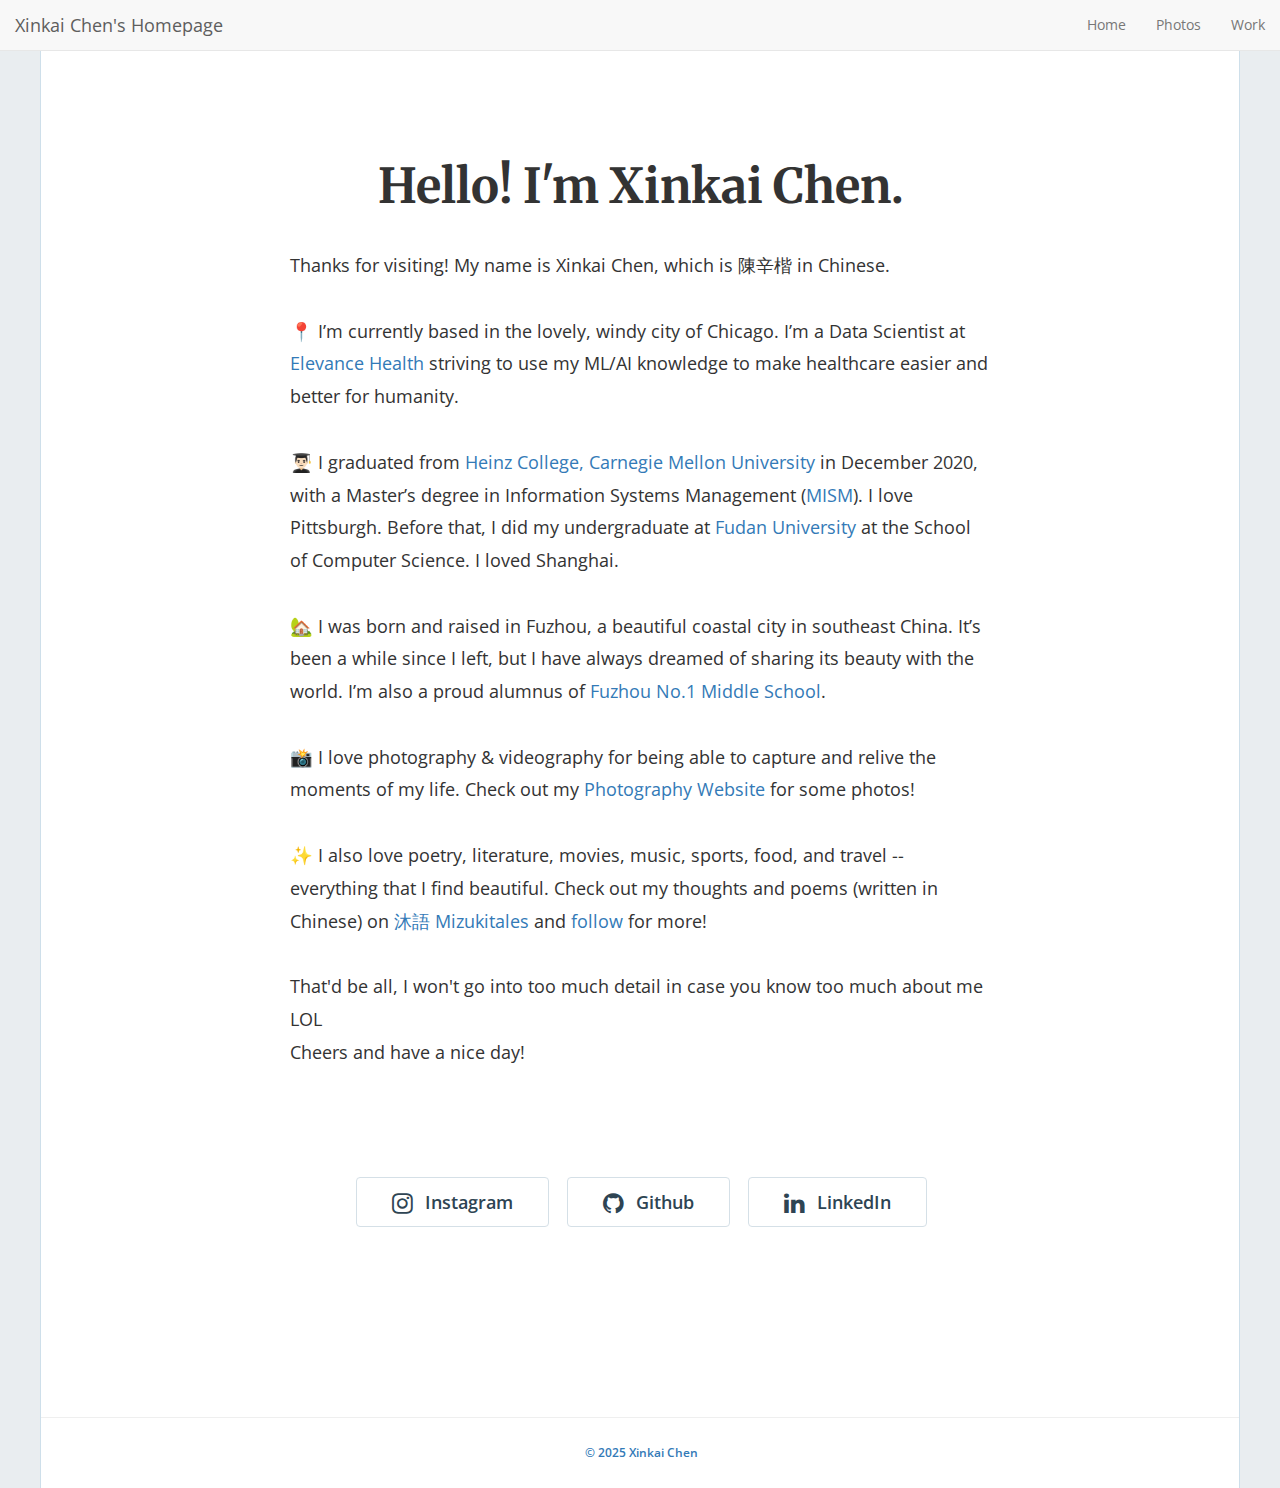
<file: index.html>
<!doctype html>
<head>

  <!-- Meta -->
  <meta charset="utf-8">

  <title>Xinkai Chen's Homepage</title>
  <meta http-equiv="X-UA-Compatible" content="IE=edge,chrome=1">
  <meta name="viewport" content="width=device-width, initial-scale=1">
  <meta content="yes" name="apple-mobile-web-app-capable">
  <meta name="apple-mobile-web-app-status-bar-style" content="black-translucent">

  <!-- RSS -->
  <link rel="alternate" type="application/rss+xml" title="Xinkai Chen's Homepage" href="./feed.xml">
  <link rel="alternate" type="application/atom+xml" title="Xinkai Chen's Homepage" href="./atom.xml">

  <!-- Favicons -->
  <link rel="icon" href="./img/logo1.png">

  <!-- Fonts -->
  <link href='https://fonts.googleapis.com/css?family=Open+Sans:400,300,600,400italic,700|Merriweather:400,300,300italic,400italic,700' rel='stylesheet' type='text/css'>

  <link rel="stylesheet" href="//maxcdn.bootstrapcdn.com/font-awesome/4.5.0/css/font-awesome.min.css">

  <!-- Styles -->
  <link rel="stylesheet" href="/css/animate.min.css">
  <link rel="stylesheet" href="/css/style.css">

</head>
<body class="">

<div class="main container" id="top">

  
  <nav class="navbar navbar-default navbar-fixed-top">
      <div class="container-fluid">
          <div class="navbar-header">
              <button type="button" class="navbar-toggle collapsed" data-toggle="collapse" data-target="#navbar" aria-expanded="false" aria-controls="navbar">
                <span class="sr-only">Toggle navigation</span>
                <span class="icon-bar"></span>
                <span class="icon-bar"></span>
                <span class="icon-bar"></span>
              </button>
              <a class="navbar-brand" href="/">Xinkai Chen's Homepage</a>
          </div>
          <div id="navbar" class="navbar-collapse collapse">
            <ul class="nav navbar-nav navbar-right">
              
                <li>
                  <a href="/">Home</a>
                </li>
                
                <li>
                  <a href="https://www.xinkaiphotos.com" target="_blank">Photos</a>
                </li>

                <li>
                  <a href="/work">Work</a>
                </li>
              
            </ul>
          </div>
      </div>
  </nav>
  


    <div class="container">

  <div class="row">

    <div class="col-md-12">

      <div class="hero-container">

        <div class="hero-content">

          
          <h1 class="text-center">Hello! I'm Xinkai Chen.</h1>
          

          
          <p class="text-left">
                        
            Thanks for visiting! My name is Xinkai Chen, which is 陳辛楷 in Chinese.<br><br>

            📍 I’m currently based in the lovely, windy city of Chicago. I’m a Data Scientist at <a href="https://www.elevancehealth.com/" target="_blank">Elevance Health</a> striving to use my ML/AI knowledge to make healthcare easier and better for humanity.<br><br>

            👨🏻‍🎓 I graduated from <a href="https://www.heinz.cmu.edu/" target="_blank">Heinz College, Carnegie Mellon University</a> in December 2020, with a Master’s degree in Information Systems Management 
            (<a href="https://www.heinz.cmu.edu/programs/information-systems-management-master/" target="_blank">MISM</a>). I love Pittsburgh. 
            Before that, I did my undergraduate at <a href="https://www.fudan.edu.cn/en" target="_blank">Fudan University</a> at the School of Computer Science. I loved Shanghai. <br><br>

            🏡 I was born and raised in Fuzhou, a beautiful coastal city in southeast China. It’s been a while since I left, but I have always dreamed of sharing its beauty with the world. 
            I’m also a proud alumnus of <a href="http://www.fzyz.net/" target="_blank">Fuzhou No.1 Middle School</a>. <br><br>

            📸 I love photography & videography for being able to capture and relive the moments of my life. Check out my <a href="https://www.xinkaiphotos.com" target="_blank">Photography Website</a> for some photos! <br><br>

            ✨ I also love poetry, literature, movies, music, sports, food, and travel -- everything that I find beautiful. Check out my thoughts and poems (written in Chinese) on 
            <a href="http://mp.weixin.qq.com/mp/homepage?__biz=MzIwMDY4NDgzMQ==&hid=2&sn=61e8e93413486393751deeb9126d63d7&scene=18#wechat_redirect" target="_blank">沐語 Mizukitales</a> and <a href="./img/qrcode.jpeg" target="_blank">follow</a> for more!<br><br>            

            That'd be all, I won't go into too much detail in case you know too much about me LOL <br>
            
            Cheers and have a nice day!

            
          </p>
          

          <div class="hero-buttons">

            
              <a href="https://instagram.com/xinkaichen.97" target="_blank"><button class="btn btn-default btn-lg"><i class="fa fa-instagram fa-lg"></i>Instagram</button></a>

            
              <a href="https://github.com/xinkaichen97" target="_blank"><button class="btn btn-default btn-lg"><i class="fa fa-github fa-lg"></i>Github</button></a>
            

              <a href="https://www.linkedin.com/in/xinkai-chen/" target="_blank"><button class="btn btn-default btn-lg"><i class="fa fa-linkedin fa-lg"></i>LinkedIn</button></a>


              <!-- <a href="mailto:xinkaichen97@gmail.com"><button class="btn btn-default btn-lg"><i class="fa fa-envelope fa-lg"></i>Email</button></a> -->
            

          </div>

        </div>

      </div>

      <!-- <a class="section-jump text-center" href="#portfolio">
        <i class="fa fa-angle-down fa-3x"></i>
      </a> -->

    </div>

  </div>

</div>


    <!-- <main id="portfolio">
      <div class="container">
        <div class="row">
          <div class="col-md-12">

            
            <h2 class="section-title text-center"></h2>
            
            
            <p class="section-subtitle text-center"></p>
            

            <div class="break"></div>

            
              <div class="wow fadeIn">
              
                <div class="content-wrap">

  <div class="row">

    <div class="col-xs-12 col-md-6">
      <div class="content">
  <h3 class="title">Phantom</h3>

  <p class="excerpt">A minimalist Jekyll theme that you're looking at it right now</p>

  
  <a href="https://github.com/jamigibbs" class="project-link"><button class="btn btn-default btn-lg"><i class="fa fa-flask fa-lg"></i>Visit Project</button></a>
  

  
  <div class="tags">
    
    <span>Jekyll</span>
    
    <span>Sass</span>
    
    <span>Bootstrap</span>
    
  </div>
  

</div>

    </div>

    <div class="col-xs-12 col-md-6">
        
  <img class="img-responsive" src="/img/posts/04_phantom-jekyll-1130x864-2x.png" title="Phantom">
  

    </div>

  </div>

</div>

              

              
              </div>
            
              <div class="wow fadeIn">
              

              
                <div class="content-wrap">

  <div class="row">

    <div class="col-xs-12 col-md-6">
        
  <img class="img-responsive" src="/img/posts/03_rescue-themes-1130x864-2x.png" title="Rescue Themes">
  

    </div>

    <div class="col-xs-12 col-md-6">
      <div class="content">
  <h3 class="title">Rescue Themes</h3>

  <p class="excerpt">Designed and developed all WordPress themes</p>

  
  <a href="https://rescuethemes.com" class="project-link"><button class="btn btn-default btn-lg"><i class="fa fa-wordpress fa-lg"></i>Visit Rescue Themes</button></a>
  

  
  <div class="tags">
    
    <span>WordPress</span>
    
    <span>PHP</span>
    
    <span>Sass</span>
    
  </div>
  
</div>

    </div>

  </div>

</div>

              
              </div>
            
              <div class="wow fadeIn">
              
                <div class="content-wrap">

  <div class="row">

    <div class="col-xs-12 col-md-6">
      <div class="content">
  <h3 class="title">Weathercast</h3>

  <p class="excerpt">A simple weather forecast app for your favorite city.</p>

  
  <a href="http://github.com/jamigibbs/weathercast" class="project-link"><button class="btn btn-default btn-lg"><i class="fa fa-github fa-lg"></i>Visit Project</button></a>
  

  
  <div class="tags">
    
    <span>JavaScript</span>
    
    <span>AngularJS</span>
    
    <span>API</span>
    
    <span>Sass</span>
    
  </div>
  
</div>

    </div>

    <div class="col-xs-12 col-md-6">
        
  <img class="img-responsive" src="/img/posts/02_weathercast-1130x864-2x.png" title="Weathercast">
  

    </div>

  </div>

</div>

              

              
              </div>
            
              <div class="wow fadeIn">
              

              
                <div class="content-wrap">

  <div class="row">

    <div class="col-xs-12 col-md-6">
        
  <img class="img-responsive" src="/img/posts/01_bloc-jams-angular-1130x864-2x.png" title="Bloc Jams Angular">
  

    </div>

    <div class="col-xs-12 col-md-6">
      <div class="content">
  <h3 class="title">Bloc Jams Angular</h3>

  <p class="excerpt">A digital music player built using AngularJS</p>

  
  <a href="https://github.com/jamigibbs/bloc-jams-angular" class="project-link"><button class="btn btn-default btn-lg"><i class="fa fa-github fa-lg"></i>Visit Project</button></a>
  

  
  <div class="tags">
    
    <span>JavaScript</span>
    
    <span>AngularJS</span>
    
    <span>Sass</span>
    
    <span>Grunt</span>
    
  </div>
  
</div>

    </div>

  </div>

</div>

              
              </div>
            

            


          </div>
        </div>
      </div>
    </main> -->


    <footer class="site-footer">
      <div class="container">
        <div class="row">

          <!-- <div class="col-xs-12 col-md-6 col-md-offset-1">
            <p class="text-muted text-center"><a href="/">© 2025 Xinkai Chen</a></p>
          </div> -->
          <p class="text-muted text-center"><a href="/">© 2025 Xinkai Chen</a></p>
          <!-- <div class="col-xs-12 col-md-6 col-md-offset-2">
            <a class="section-jump" href="#top">
              <i class="fa fa-angle-up fa-3x"></i>
            </a>
          </div> -->
        </div>
      </div>
    </footer>

  </div><!-- .main.container -->

    <!-- JavaScript -->
    <script src="//ajax.googleapis.com/ajax/libs/jquery/1.9.1/jquery.min.js"></script>
    <script src="//maxcdn.bootstrapcdn.com/bootstrap/3.3.5/js/bootstrap.min.js"></script>
    <script src="./js/wow.min.js"></script>
    <script src="./js/app.js"></script>


    <script>
      (function(i,s,o,g,r,a,m){i['GoogleAnalyticsObject']=r;i[r]=i[r]||function(){
      (i[r].q=i[r].q||[]).push(arguments)},i[r].l=1*new Date();a=s.createElement(o),
      m=s.getElementsByTagName(o)[0];a.async=1;a.src=g;m.parentNode.insertBefore(a,m)
      })(window,document,'script','//www.google-analytics.com/analytics.js','ga');

      ga('create', ' UA-9999999-99', 'auto');
      ga('send', 'pageview');

    </script>

    </body>
</html>
</file>
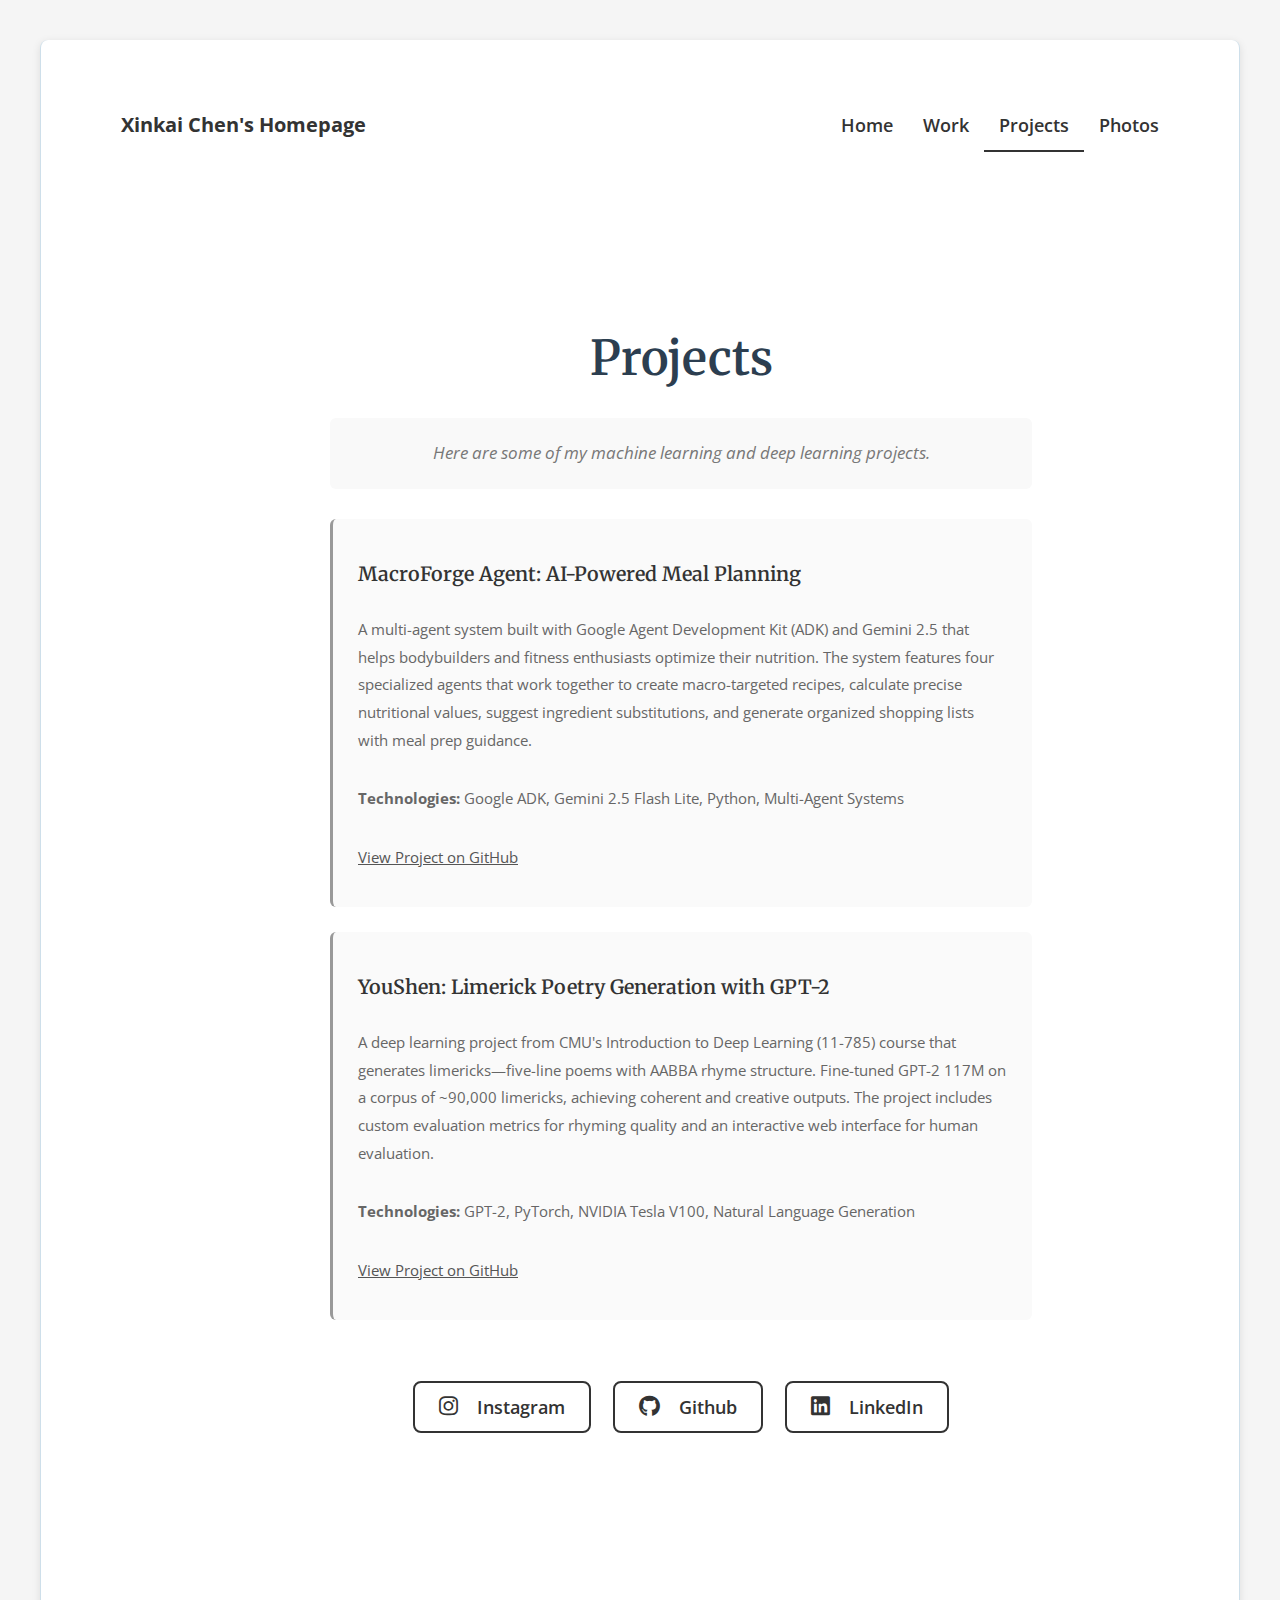
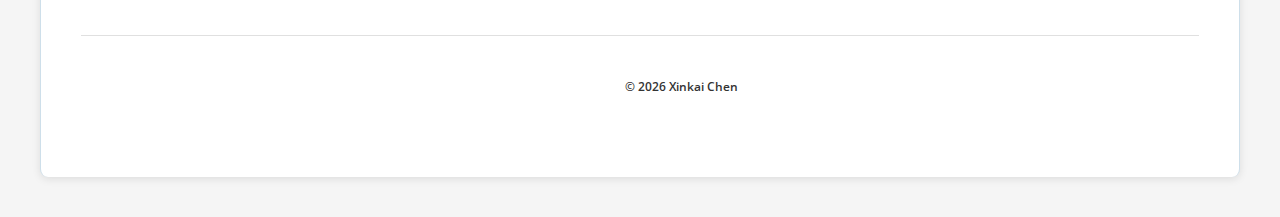
<file: projects/index.html>
<!doctype html>
<head>

  <!-- Meta -->
  <meta charset="utf-8">

  <title>Projects - Xinkai Chen's Homepage</title>
  <meta http-equiv="X-UA-Compatible" content="IE=edge,chrome=1">
  <meta name="viewport" content="width=device-width, initial-scale=1">
  <meta content="yes" name="apple-mobile-web-app-capable">
  <meta name="apple-mobile-web-app-status-bar-style" content="black-translucent">

  <!-- RSS -->
  <link rel="alternate" type="application/rss+xml" title="Xinkai Chen's Homepage" href="../feed.xml">
  <link rel="alternate" type="application/atom+xml" title="Xinkai Chen's Homepage" href="../atom.xml">

  <!-- Favicons -->
  <link rel="icon" href="../img/logo1.png">

  <!-- Fonts -->
  <link href='https://fonts.googleapis.com/css?family=Open+Sans:400,300,600,400italic,700|Merriweather:400,300,300italic,400italic,700' rel='stylesheet' type='text/css'>

  <link rel="stylesheet" href="https://cdnjs.cloudflare.com/ajax/libs/font-awesome/6.5.1/css/all.min.css">

  <!-- Styles -->
  <link rel="stylesheet" href="/css/animate.min.css">
  <link rel="stylesheet" href="/css/style.css">
  <link rel="stylesheet" href="/css/custom.css">

</head>
<body class="">

<div class="main container" id="top">


  <nav class="navbar navbar-default navbar-fixed-top">
      <div class="container-fluid">
          <div class="navbar-header">
              <button type="button" class="navbar-toggle collapsed" data-toggle="collapse" data-target="#navbar" aria-expanded="false" aria-controls="navbar">
                <span class="sr-only">Toggle navigation</span>
                <span class="icon-bar"></span>
                <span class="icon-bar"></span>
                <span class="icon-bar"></span>
              </button>
              <a class="navbar-brand" href="/">Xinkai Chen's Homepage</a>
          </div>
          <div id="navbar" class="navbar-collapse collapse">
            <ul class="nav navbar-nav navbar-right">

                <li>
                  <a href="/">Home</a>
                </li>

                <li>
                  <a href="/work">Work</a>
                </li>

                <li class="active">
                  <a href="/projects">Projects</a>
                </li>

                <li>
                  <a href="https://www.xinkaiphotos.com" target="_blank">Photos</a>
                </li>

            </ul>
          </div>
      </div>
  </nav>


    <div class="container">

  <div class="row">

    <div class="col-md-12">

      <div class="hero-container">

        <div class="hero-content">

          <h1 class="text-center">Projects</h1>

          <div class="bio-content text-left">
            <p class="intro-plain">
              Here are some of my machine learning and deep learning projects.
            </p>

            <div class="bio-section">
              <h3 class="section-heading">MacroForge Agent: AI-Powered Meal Planning</h3>
              <p>
                A multi-agent system built with Google Agent Development Kit (ADK) and Gemini 2.5 that helps bodybuilders and fitness enthusiasts optimize their nutrition. The system features four specialized agents that work together to create macro-targeted recipes, calculate precise nutritional values, suggest ingredient substitutions, and generate organized shopping lists with meal prep guidance.
              </p>
              <p>
                <strong>Technologies:</strong> Google ADK, Gemini 2.5 Flash Lite, Python, Multi-Agent Systems
              </p>
              <p>
                <a href="https://github.com/xinkaichen97/google-adk/blob/main/AI-Agents-Google/capstone-project-macroforge-agent.ipynb" target="_blank">View Project on GitHub</a>
              </p>
            </div>

            <div class="bio-section">
              <h3 class="section-heading">YouShen: Limerick Poetry Generation with GPT-2</h3>
              <p>
                A deep learning project from CMU's Introduction to Deep Learning (11-785) course that generates limericks—five-line poems with AABBA rhyme structure. Fine-tuned GPT-2 117M on a corpus of ~90,000 limericks, achieving coherent and creative outputs. The project includes custom evaluation metrics for rhyming quality and an interactive web interface for human evaluation.
              </p>
              <p>
                <strong>Technologies:</strong> GPT-2, PyTorch, NVIDIA Tesla V100, Natural Language Generation
              </p>
              <p>
                <a href="https://github.com/mfogelson/11-785_project" target="_blank">View Project on GitHub</a>
              </p>
            </div>
          </div>

          <div class="hero-buttons">
              <a href="https://instagram.com/xinkai.photos" target="_blank">
                <button class="btn btn-default btn-lg">
                  <i class="fa-brands fa-instagram"></i>
                  <span>Instagram</span>
                </button>
              </a>

              <a href="https://github.com/xinkaichen97" target="_blank">
                <button class="btn btn-default btn-lg">
                  <i class="fa-brands fa-github"></i>
                  <span>Github</span>
                </button>
              </a>

              <a href="https://www.linkedin.com/in/xinkai-chen/" target="_blank">
                <button class="btn btn-default btn-lg">
                  <i class="fa-brands fa-linkedin"></i>
                  <span>LinkedIn</span>
                </button>
              </a>
          </div>

        </div>

      </div>

    </div>

  </div>

</div>

    <footer class="site-footer">
      <div class="container">
        <div class="row">
          <p class="text-muted text-center"><a href="/">© 2026 Xinkai Chen</a></p>
        </div>
      </div>
    </footer>

  </div><!-- .main.container -->

    <!-- JavaScript -->
    <script src="https://ajax.googleapis.com/ajax/libs/jquery/1.9.1/jquery.min.js"></script>
    <script src="https://maxcdn.bootstrapcdn.com/bootstrap/3.3.5/js/bootstrap.min.js"></script>
    <script src="../js/wow.min.js"></script>
    <script src="../js/app.js"></script>


    <script>
      (function(i,s,o,g,r,a,m){i['GoogleAnalyticsObject']=r;i[r]=i[r]||function(){
      (i[r].q=i[r].q||[]).push(arguments)},i[r].l=1*new Date();a=s.createElement(o),
      m=s.getElementsByTagName(o)[0];a.async=1;a.src=g;m.parentNode.insertBefore(a,m)
      })(window,document,'script','https://www.google-analytics.com/analytics.js','ga');

      ga('create', 'UA-9999999-99', 'auto');
      ga('send', 'pageview');
    </script>

    </body>
</html>
</file>
<file: css/style.css>
@charset "UTF-8";
/*--------------------------------------------------------------
>>> TABLE OF CONTENTS:
----------------------------------------------------------------

1.0 Defaults
2.0 Home Hero
  2.1 Contact
3.0 Posts
4.0 Footer

--------------------------------------------------------------*/
/*!
 * Bootstrap v3.3.6 (http://getbootstrap.com)
 * Copyright 2011-2015 Twitter, Inc.
 * Licensed under MIT (https://github.com/twbs/bootstrap/blob/master/LICENSE)
 */
/*! normalize.css v3.0.3 | MIT License | github.com/necolas/normalize.css */
html {
  font-family: sans-serif;
  -ms-text-size-adjust: 100%;
  -webkit-text-size-adjust: 100%; }

body {
  margin: 0; }

article,
aside,
details,
figcaption,
figure,
footer,
header,
hgroup,
main,
menu,
nav,
section,
summary {
  display: block; }

audio,
canvas,
progress,
video {
  display: inline-block;
  vertical-align: baseline; }

audio:not([controls]) {
  display: none;
  height: 0; }

[hidden],
template {
  display: none; }

a {
  background-color: transparent; }

a:active,
a:hover {
  outline: 0; }

abbr[title] {
  border-bottom: 1px dotted; }

b,
strong {
  font-weight: bold; }

dfn {
  font-style: italic; }

h1 {
  font-size: 2em;
  margin: 0.67em 0; }

mark {
  background: #ff0;
  color: #000; }

small {
  font-size: 80%; }

sub,
sup {
  font-size: 75%;
  line-height: 0;
  position: relative;
  vertical-align: baseline; }

sup {
  top: -0.5em; }

sub {
  bottom: -0.25em; }

img {
  border: 0; }

svg:not(:root) {
  overflow: hidden; }

figure {
  margin: 1em 40px; }

hr {
  box-sizing: content-box;
  height: 0; }

pre {
  overflow: auto; }

code,
kbd,
pre,
samp {
  font-family: monospace, monospace;
  font-size: 1em; }

button,
input,
optgroup,
select,
textarea {
  color: inherit;
  font: inherit;
  margin: 0; }

button {
  overflow: visible; }

button,
select {
  text-transform: none; }

button,
html input[type="button"],
input[type="reset"],
input[type="submit"] {
  -webkit-appearance: button;
  cursor: pointer; }

button[disabled],
html input[disabled] {
  cursor: default; }

button::-moz-focus-inner,
input::-moz-focus-inner {
  border: 0;
  padding: 0; }

input {
  line-height: normal; }

input[type="checkbox"],
input[type="radio"] {
  box-sizing: border-box;
  padding: 0; }

input[type="number"]::-webkit-inner-spin-button,
input[type="number"]::-webkit-outer-spin-button {
  height: auto; }

input[type="search"] {
  -webkit-appearance: textfield;
  box-sizing: content-box; }

input[type="search"]::-webkit-search-cancel-button,
input[type="search"]::-webkit-search-decoration {
  -webkit-appearance: none; }

fieldset {
  border: 1px solid #c0c0c0;
  margin: 0 2px;
  padding: 0.35em 0.625em 0.75em; }

legend {
  border: 0;
  padding: 0; }

textarea {
  overflow: auto; }

optgroup {
  font-weight: bold; }

table {
  border-collapse: collapse;
  border-spacing: 0; }

td,
th {
  padding: 0; }

/*! Source: https://github.com/h5bp/html5-boilerplate/blob/master/src/css/main.css */
@media print {
  *,
  *:before,
  *:after {
    background: transparent !important;
    color: #000 !important;
    box-shadow: none !important;
    text-shadow: none !important; }

  a,
  a:visited {
    text-decoration: underline; }

  a[href]:after {
    content: " (" attr(href) ")"; }

  abbr[title]:after {
    content: " (" attr(title) ")"; }

  a[href^="#"]:after,
  a[href^="javascript:"]:after {
    content: ""; }

  pre,
  blockquote {
    border: 1px solid #999;
    page-break-inside: avoid; }

  thead {
    display: table-header-group; }

  tr,
  img {
    page-break-inside: avoid; }

  img {
    max-width: 100% !important; }

  p,
  h2,
  h3 {
    orphans: 3;
    widows: 3; }

  h2,
  h3 {
    page-break-after: avoid; }

  .navbar {
    display: none; }

  .btn > .caret,
  .dropup > .btn > .caret {
    border-top-color: #000 !important; }

  .label {
    border: 1px solid #000; }

  .table {
    border-collapse: collapse !important; }
    .table td,
    .table th {
      background-color: #fff !important; }

  .table-bordered th,
  .table-bordered td {
    border: 1px solid #ddd !important; } }
@font-face {
  font-family: 'Glyphicons Halflings';
  src: url("../fonts/bootstrap/glyphicons-halflings-regular.eot");
  src: url("../fonts/bootstrap/glyphicons-halflings-regular.eot?#iefix") format("embedded-opentype"), url("../fonts/bootstrap/glyphicons-halflings-regular.woff2") format("woff2"), url("../fonts/bootstrap/glyphicons-halflings-regular.woff") format("woff"), url("../fonts/bootstrap/glyphicons-halflings-regular.ttf") format("truetype"), url("../fonts/bootstrap/glyphicons-halflings-regular.svg#glyphicons_halflingsregular") format("svg"); }
.glyphicon {
  position: relative;
  top: 1px;
  display: inline-block;
  font-family: 'Glyphicons Halflings';
  font-style: normal;
  font-weight: normal;
  line-height: 1;
  -webkit-font-smoothing: antialiased;
  -moz-osx-font-smoothing: grayscale; }

.glyphicon-asterisk:before {
  content: "\002a"; }

.glyphicon-plus:before {
  content: "\002b"; }

.glyphicon-euro:before,
.glyphicon-eur:before {
  content: "\20ac"; }

.glyphicon-minus:before {
  content: "\2212"; }

.glyphicon-cloud:before {
  content: "\2601"; }

.glyphicon-envelope:before {
  content: "\2709"; }

.glyphicon-pencil:before {
  content: "\270f"; }

.glyphicon-glass:before {
  content: "\e001"; }

.glyphicon-music:before {
  content: "\e002"; }

.glyphicon-search:before {
  content: "\e003"; }

.glyphicon-heart:before {
  content: "\e005"; }

.glyphicon-star:before {
  content: "\e006"; }

.glyphicon-star-empty:before {
  content: "\e007"; }

.glyphicon-user:before {
  content: "\e008"; }

.glyphicon-film:before {
  content: "\e009"; }

.glyphicon-th-large:before {
  content: "\e010"; }

.glyphicon-th:before {
  content: "\e011"; }

.glyphicon-th-list:before {
  content: "\e012"; }

.glyphicon-ok:before {
  content: "\e013"; }

.glyphicon-remove:before {
  content: "\e014"; }

.glyphicon-zoom-in:before {
  content: "\e015"; }

.glyphicon-zoom-out:before {
  content: "\e016"; }

.glyphicon-off:before {
  content: "\e017"; }

.glyphicon-signal:before {
  content: "\e018"; }

.glyphicon-cog:before {
  content: "\e019"; }

.glyphicon-trash:before {
  content: "\e020"; }

.glyphicon-home:before {
  content: "\e021"; }

.glyphicon-file:before {
  content: "\e022"; }

.glyphicon-time:before {
  content: "\e023"; }

.glyphicon-road:before {
  content: "\e024"; }

.glyphicon-download-alt:before {
  content: "\e025"; }

.glyphicon-download:before {
  content: "\e026"; }

.glyphicon-upload:before {
  content: "\e027"; }

.glyphicon-inbox:before {
  content: "\e028"; }

.glyphicon-play-circle:before {
  content: "\e029"; }

.glyphicon-repeat:before {
  content: "\e030"; }

.glyphicon-refresh:before {
  content: "\e031"; }

.glyphicon-list-alt:before {
  content: "\e032"; }

.glyphicon-lock:before {
  content: "\e033"; }

.glyphicon-flag:before {
  content: "\e034"; }

.glyphicon-headphones:before {
  content: "\e035"; }

.glyphicon-volume-off:before {
  content: "\e036"; }

.glyphicon-volume-down:before {
  content: "\e037"; }

.glyphicon-volume-up:before {
  content: "\e038"; }

.glyphicon-qrcode:before {
  content: "\e039"; }

.glyphicon-barcode:before {
  content: "\e040"; }

.glyphicon-tag:before {
  content: "\e041"; }

.glyphicon-tags:before {
  content: "\e042"; }

.glyphicon-book:before {
  content: "\e043"; }

.glyphicon-bookmark:before {
  content: "\e044"; }

.glyphicon-print:before {
  content: "\e045"; }

.glyphicon-camera:before {
  content: "\e046"; }

.glyphicon-font:before {
  content: "\e047"; }

.glyphicon-bold:before {
  content: "\e048"; }

.glyphicon-italic:before {
  content: "\e049"; }

.glyphicon-text-height:before {
  content: "\e050"; }

.glyphicon-text-width:before {
  content: "\e051"; }

.glyphicon-align-left:before {
  content: "\e052"; }

.glyphicon-align-center:before {
  content: "\e053"; }

.glyphicon-align-right:before {
  content: "\e054"; }

.glyphicon-align-justify:before {
  content: "\e055"; }

.glyphicon-list:before {
  content: "\e056"; }

.glyphicon-indent-left:before {
  content: "\e057"; }

.glyphicon-indent-right:before {
  content: "\e058"; }

.glyphicon-facetime-video:before {
  content: "\e059"; }

.glyphicon-picture:before {
  content: "\e060"; }

.glyphicon-map-marker:before {
  content: "\e062"; }

.glyphicon-adjust:before {
  content: "\e063"; }

.glyphicon-tint:before {
  content: "\e064"; }

.glyphicon-edit:before {
  content: "\e065"; }

.glyphicon-share:before {
  content: "\e066"; }

.glyphicon-check:before {
  content: "\e067"; }

.glyphicon-move:before {
  content: "\e068"; }

.glyphicon-step-backward:before {
  content: "\e069"; }

.glyphicon-fast-backward:before {
  content: "\e070"; }

.glyphicon-backward:before {
  content: "\e071"; }

.glyphicon-play:before {
  content: "\e072"; }

.glyphicon-pause:before {
  content: "\e073"; }

.glyphicon-stop:before {
  content: "\e074"; }

.glyphicon-forward:before {
  content: "\e075"; }

.glyphicon-fast-forward:before {
  content: "\e076"; }

.glyphicon-step-forward:before {
  content: "\e077"; }

.glyphicon-eject:before {
  content: "\e078"; }

.glyphicon-chevron-left:before {
  content: "\e079"; }

.glyphicon-chevron-right:before {
  content: "\e080"; }

.glyphicon-plus-sign:before {
  content: "\e081"; }

.glyphicon-minus-sign:before {
  content: "\e082"; }

.glyphicon-remove-sign:before {
  content: "\e083"; }

.glyphicon-ok-sign:before {
  content: "\e084"; }

.glyphicon-question-sign:before {
  content: "\e085"; }

.glyphicon-info-sign:before {
  content: "\e086"; }

.glyphicon-screenshot:before {
  content: "\e087"; }

.glyphicon-remove-circle:before {
  content: "\e088"; }

.glyphicon-ok-circle:before {
  content: "\e089"; }

.glyphicon-ban-circle:before {
  content: "\e090"; }

.glyphicon-arrow-left:before {
  content: "\e091"; }

.glyphicon-arrow-right:before {
  content: "\e092"; }

.glyphicon-arrow-up:before {
  content: "\e093"; }

.glyphicon-arrow-down:before {
  content: "\e094"; }

.glyphicon-share-alt:before {
  content: "\e095"; }

.glyphicon-resize-full:before {
  content: "\e096"; }

.glyphicon-resize-small:before {
  content: "\e097"; }

.glyphicon-exclamation-sign:before {
  content: "\e101"; }

.glyphicon-gift:before {
  content: "\e102"; }

.glyphicon-leaf:before {
  content: "\e103"; }

.glyphicon-fire:before {
  content: "\e104"; }

.glyphicon-eye-open:before {
  content: "\e105"; }

.glyphicon-eye-close:before {
  content: "\e106"; }

.glyphicon-warning-sign:before {
  content: "\e107"; }

.glyphicon-plane:before {
  content: "\e108"; }

.glyphicon-calendar:before {
  content: "\e109"; }

.glyphicon-random:before {
  content: "\e110"; }

.glyphicon-comment:before {
  content: "\e111"; }

.glyphicon-magnet:before {
  content: "\e112"; }

.glyphicon-chevron-up:before {
  content: "\e113"; }

.glyphicon-chevron-down:before {
  content: "\e114"; }

.glyphicon-retweet:before {
  content: "\e115"; }

.glyphicon-shopping-cart:before {
  content: "\e116"; }

.glyphicon-folder-close:before {
  content: "\e117"; }

.glyphicon-folder-open:before {
  content: "\e118"; }

.glyphicon-resize-vertical:before {
  content: "\e119"; }

.glyphicon-resize-horizontal:before {
  content: "\e120"; }

.glyphicon-hdd:before {
  content: "\e121"; }

.glyphicon-bullhorn:before {
  content: "\e122"; }

.glyphicon-bell:before {
  content: "\e123"; }

.glyphicon-certificate:before {
  content: "\e124"; }

.glyphicon-thumbs-up:before {
  content: "\e125"; }

.glyphicon-thumbs-down:before {
  content: "\e126"; }

.glyphicon-hand-right:before {
  content: "\e127"; }

.glyphicon-hand-left:before {
  content: "\e128"; }

.glyphicon-hand-up:before {
  content: "\e129"; }

.glyphicon-hand-down:before {
  content: "\e130"; }

.glyphicon-circle-arrow-right:before {
  content: "\e131"; }

.glyphicon-circle-arrow-left:before {
  content: "\e132"; }

.glyphicon-circle-arrow-up:before {
  content: "\e133"; }

.glyphicon-circle-arrow-down:before {
  content: "\e134"; }

.glyphicon-globe:before {
  content: "\e135"; }

.glyphicon-wrench:before {
  content: "\e136"; }

.glyphicon-tasks:before {
  content: "\e137"; }

.glyphicon-filter:before {
  content: "\e138"; }

.glyphicon-briefcase:before {
  content: "\e139"; }

.glyphicon-fullscreen:before {
  content: "\e140"; }

.glyphicon-dashboard:before {
  content: "\e141"; }

.glyphicon-paperclip:before {
  content: "\e142"; }

.glyphicon-heart-empty:before {
  content: "\e143"; }

.glyphicon-link:before {
  content: "\e144"; }

.glyphicon-phone:before {
  content: "\e145"; }

.glyphicon-pushpin:before {
  content: "\e146"; }

.glyphicon-usd:before {
  content: "\e148"; }

.glyphicon-gbp:before {
  content: "\e149"; }

.glyphicon-sort:before {
  content: "\e150"; }

.glyphicon-sort-by-alphabet:before {
  content: "\e151"; }

.glyphicon-sort-by-alphabet-alt:before {
  content: "\e152"; }

.glyphicon-sort-by-order:before {
  content: "\e153"; }

.glyphicon-sort-by-order-alt:before {
  content: "\e154"; }

.glyphicon-sort-by-attributes:before {
  content: "\e155"; }

.glyphicon-sort-by-attributes-alt:before {
  content: "\e156"; }

.glyphicon-unchecked:before {
  content: "\e157"; }

.glyphicon-expand:before {
  content: "\e158"; }

.glyphicon-collapse-down:before {
  content: "\e159"; }

.glyphicon-collapse-up:before {
  content: "\e160"; }

.glyphicon-log-in:before {
  content: "\e161"; }

.glyphicon-flash:before {
  content: "\e162"; }

.glyphicon-log-out:before {
  content: "\e163"; }

.glyphicon-new-window:before {
  content: "\e164"; }

.glyphicon-record:before {
  content: "\e165"; }

.glyphicon-save:before {
  content: "\e166"; }

.glyphicon-open:before {
  content: "\e167"; }

.glyphicon-saved:before {
  content: "\e168"; }

.glyphicon-import:before {
  content: "\e169"; }

.glyphicon-export:before {
  content: "\e170"; }

.glyphicon-send:before {
  content: "\e171"; }

.glyphicon-floppy-disk:before {
  content: "\e172"; }

.glyphicon-floppy-saved:before {
  content: "\e173"; }

.glyphicon-floppy-remove:before {
  content: "\e174"; }

.glyphicon-floppy-save:before {
  content: "\e175"; }

.glyphicon-floppy-open:before {
  content: "\e176"; }

.glyphicon-credit-card:before {
  content: "\e177"; }

.glyphicon-transfer:before {
  content: "\e178"; }

.glyphicon-cutlery:before {
  content: "\e179"; }

.glyphicon-header:before {
  content: "\e180"; }

.glyphicon-compressed:before {
  content: "\e181"; }

.glyphicon-earphone:before {
  content: "\e182"; }

.glyphicon-phone-alt:before {
  content: "\e183"; }

.glyphicon-tower:before {
  content: "\e184"; }

.glyphicon-stats:before {
  content: "\e185"; }

.glyphicon-sd-video:before {
  content: "\e186"; }

.glyphicon-hd-video:before {
  content: "\e187"; }

.glyphicon-subtitles:before {
  content: "\e188"; }

.glyphicon-sound-stereo:before {
  content: "\e189"; }

.glyphicon-sound-dolby:before {
  content: "\e190"; }

.glyphicon-sound-5-1:before {
  content: "\e191"; }

.glyphicon-sound-6-1:before {
  content: "\e192"; }

.glyphicon-sound-7-1:before {
  content: "\e193"; }

.glyphicon-copyright-mark:before {
  content: "\e194"; }

.glyphicon-registration-mark:before {
  content: "\e195"; }

.glyphicon-cloud-download:before {
  content: "\e197"; }

.glyphicon-cloud-upload:before {
  content: "\e198"; }

.glyphicon-tree-conifer:before {
  content: "\e199"; }

.glyphicon-tree-deciduous:before {
  content: "\e200"; }

.glyphicon-cd:before {
  content: "\e201"; }

.glyphicon-save-file:before {
  content: "\e202"; }

.glyphicon-open-file:before {
  content: "\e203"; }

.glyphicon-level-up:before {
  content: "\e204"; }

.glyphicon-copy:before {
  content: "\e205"; }

.glyphicon-paste:before {
  content: "\e206"; }

.glyphicon-alert:before {
  content: "\e209"; }

.glyphicon-equalizer:before {
  content: "\e210"; }

.glyphicon-king:before {
  content: "\e211"; }

.glyphicon-queen:before {
  content: "\e212"; }

.glyphicon-pawn:before {
  content: "\e213"; }

.glyphicon-bishop:before {
  content: "\e214"; }

.glyphicon-knight:before {
  content: "\e215"; }

.glyphicon-baby-formula:before {
  content: "\e216"; }

.glyphicon-tent:before {
  content: "\26fa"; }

.glyphicon-blackboard:before {
  content: "\e218"; }

.glyphicon-bed:before {
  content: "\e219"; }

.glyphicon-apple:before {
  content: "\f8ff"; }

.glyphicon-erase:before {
  content: "\e221"; }

.glyphicon-hourglass:before {
  content: "\231b"; }

.glyphicon-lamp:before {
  content: "\e223"; }

.glyphicon-duplicate:before {
  content: "\e224"; }

.glyphicon-piggy-bank:before {
  content: "\e225"; }

.glyphicon-scissors:before {
  content: "\e226"; }

.glyphicon-bitcoin:before {
  content: "\e227"; }

.glyphicon-btc:before {
  content: "\e227"; }

.glyphicon-xbt:before {
  content: "\e227"; }

.glyphicon-yen:before {
  content: "\00a5"; }

.glyphicon-jpy:before {
  content: "\00a5"; }

.glyphicon-ruble:before {
  content: "\20bd"; }

.glyphicon-rub:before {
  content: "\20bd"; }

.glyphicon-scale:before {
  content: "\e230"; }

.glyphicon-ice-lolly:before {
  content: "\e231"; }

.glyphicon-ice-lolly-tasted:before {
  content: "\e232"; }

.glyphicon-education:before {
  content: "\e233"; }

.glyphicon-option-horizontal:before {
  content: "\e234"; }

.glyphicon-option-vertical:before {
  content: "\e235"; }

.glyphicon-menu-hamburger:before {
  content: "\e236"; }

.glyphicon-modal-window:before {
  content: "\e237"; }

.glyphicon-oil:before {
  content: "\e238"; }

.glyphicon-grain:before {
  content: "\e239"; }

.glyphicon-sunglasses:before {
  content: "\e240"; }

.glyphicon-text-size:before {
  content: "\e241"; }

.glyphicon-text-color:before {
  content: "\e242"; }

.glyphicon-text-background:before {
  content: "\e243"; }

.glyphicon-object-align-top:before {
  content: "\e244"; }

.glyphicon-object-align-bottom:before {
  content: "\e245"; }

.glyphicon-object-align-horizontal:before {
  content: "\e246"; }

.glyphicon-object-align-left:before {
  content: "\e247"; }

.glyphicon-object-align-vertical:before {
  content: "\e248"; }

.glyphicon-object-align-right:before {
  content: "\e249"; }

.glyphicon-triangle-right:before {
  content: "\e250"; }

.glyphicon-triangle-left:before {
  content: "\e251"; }

.glyphicon-triangle-bottom:before {
  content: "\e252"; }

.glyphicon-triangle-top:before {
  content: "\e253"; }

.glyphicon-console:before {
  content: "\e254"; }

.glyphicon-superscript:before {
  content: "\e255"; }

.glyphicon-subscript:before {
  content: "\e256"; }

.glyphicon-menu-left:before {
  content: "\e257"; }

.glyphicon-menu-right:before {
  content: "\e258"; }

.glyphicon-menu-down:before {
  content: "\e259"; }

.glyphicon-menu-up:before {
  content: "\e260"; }

* {
  -webkit-box-sizing: border-box;
  -moz-box-sizing: border-box;
  box-sizing: border-box; }

*:before,
*:after {
  -webkit-box-sizing: border-box;
  -moz-box-sizing: border-box;
  box-sizing: border-box; }

html {
  font-size: 10px;
  -webkit-tap-highlight-color: rgba(0, 0, 0, 0); }

body {
  font-family: "Helvetica Neue", Helvetica, Arial, sans-serif;
  font-size: 14px;
  line-height: 1.428571429;
  color: #333333;
  background-color: #fff; }

input,
button,
select,
textarea {
  font-family: inherit;
  font-size: inherit;
  line-height: inherit; }

a {
  color: #337ab7;
  text-decoration: none; }
  a:hover, a:focus {
    color: #23527c;
    text-decoration: underline; }
  a:focus {
    outline: thin dotted;
    outline: 5px auto -webkit-focus-ring-color;
    outline-offset: -2px; }

figure {
  margin: 0; }

img {
  vertical-align: middle; }

.img-responsive {
  display: block;
  max-width: 100%;
  height: auto; }

.img-rounded {
  border-radius: 6px; }

.img-thumbnail {
  padding: 4px;
  line-height: 1.428571429;
  background-color: #fff;
  border: 1px solid #ddd;
  border-radius: 4px;
  -webkit-transition: all 0.2s ease-in-out;
  -o-transition: all 0.2s ease-in-out;
  transition: all 0.2s ease-in-out;
  display: inline-block;
  max-width: 100%;
  height: auto; }

.img-circle {
  border-radius: 50%; }

hr {
  margin-top: 20px;
  margin-bottom: 20px;
  border: 0;
  border-top: 1px solid #eeeeee; }

.sr-only {
  position: absolute;
  width: 1px;
  height: 1px;
  margin: -1px;
  padding: 0;
  overflow: hidden;
  clip: rect(0, 0, 0, 0);
  border: 0; }

.sr-only-focusable:active, .sr-only-focusable:focus {
  position: static;
  width: auto;
  height: auto;
  margin: 0;
  overflow: visible;
  clip: auto; }

[role="button"] {
  cursor: pointer; }

h1, h2, h3, h4, h5, h6,
.h1, .h2, .h3, .h4, .h5, .h6 {
  font-family: inherit;
  font-weight: 500;
  line-height: 1.1;
  color: inherit; }
  h1 small,
  h1 .small, h2 small,
  h2 .small, h3 small,
  h3 .small, h4 small,
  h4 .small, h5 small,
  h5 .small, h6 small,
  h6 .small,
  .h1 small,
  .h1 .small, .h2 small,
  .h2 .small, .h3 small,
  .h3 .small, .h4 small,
  .h4 .small, .h5 small,
  .h5 .small, .h6 small,
  .h6 .small {
    font-weight: normal;
    line-height: 1;
    color: #777777; }

h1, .h1,
h2, .h2,
h3, .h3 {
  margin-top: 20px;
  margin-bottom: 10px; }
  h1 small,
  h1 .small, .h1 small,
  .h1 .small,
  h2 small,
  h2 .small, .h2 small,
  .h2 .small,
  h3 small,
  h3 .small, .h3 small,
  .h3 .small {
    font-size: 65%; }

h4, .h4,
h5, .h5,
h6, .h6 {
  margin-top: 10px;
  margin-bottom: 10px; }
  h4 small,
  h4 .small, .h4 small,
  .h4 .small,
  h5 small,
  h5 .small, .h5 small,
  .h5 .small,
  h6 small,
  h6 .small, .h6 small,
  .h6 .small {
    font-size: 75%; }

h1, .h1 {
  font-size: 36px; }

h2, .h2 {
  font-size: 30px; }

h3, .h3 {
  font-size: 24px; }

h4, .h4 {
  font-size: 18px; }

h5, .h5 {
  font-size: 14px; }

h6, .h6 {
  font-size: 12px; }

p {
  margin: 0 0 10px; }

.lead {
  margin-bottom: 20px;
  font-size: 16px;
  font-weight: 300;
  line-height: 1.4; }
  @media (min-width: 768px) {
    .lead {
      font-size: 21px; } }

small,
.small {
  font-size: 85%; }

mark,
.mark {
  background-color: #fcf8e3;
  padding: .2em; }

.text-left {
  text-align: left; }

.text-right {
  text-align: right; }

.text-center {
  text-align: center; }

.text-justify {
  text-align: justify; }

.text-nowrap {
  white-space: nowrap; }

.text-lowercase {
  text-transform: lowercase; }

.text-uppercase, .initialism {
  text-transform: uppercase; }

.text-capitalize {
  text-transform: capitalize; }

.text-muted {
  color: #777777; }

.text-primary {
  color: #337ab7; }

a.text-primary:hover,
a.text-primary:focus {
  color: #286090; }

.text-success {
  color: #3c763d; }

a.text-success:hover,
a.text-success:focus {
  color: #2b542c; }

.text-info {
  color: #31708f; }

a.text-info:hover,
a.text-info:focus {
  color: #245269; }

.text-warning {
  color: #8a6d3b; }

a.text-warning:hover,
a.text-warning:focus {
  color: #66512c; }

.text-danger {
  color: #a94442; }

a.text-danger:hover,
a.text-danger:focus {
  color: #843534; }

.bg-primary {
  color: #fff; }

.bg-primary {
  background-color: #337ab7; }

a.bg-primary:hover,
a.bg-primary:focus {
  background-color: #286090; }

.bg-success {
  background-color: #dff0d8; }

a.bg-success:hover,
a.bg-success:focus {
  background-color: #c1e2b3; }

.bg-info {
  background-color: #d9edf7; }

a.bg-info:hover,
a.bg-info:focus {
  background-color: #afd9ee; }

.bg-warning {
  background-color: #fcf8e3; }

a.bg-warning:hover,
a.bg-warning:focus {
  background-color: #f7ecb5; }

.bg-danger {
  background-color: #f2dede; }

a.bg-danger:hover,
a.bg-danger:focus {
  background-color: #e4b9b9; }

.page-header {
  padding-bottom: 9px;
  margin: 40px 0 20px;
  border-bottom: 1px solid #eeeeee; }

ul,
ol {
  margin-top: 0;
  margin-bottom: 10px; }
  ul ul,
  ul ol,
  ol ul,
  ol ol {
    margin-bottom: 0; }

.list-unstyled {
  padding-left: 0;
  list-style: none; }

.list-inline {
  padding-left: 0;
  list-style: none;
  margin-left: -5px; }
  .list-inline > li {
    display: inline-block;
    padding-left: 5px;
    padding-right: 5px; }

dl {
  margin-top: 0;
  margin-bottom: 20px; }

dt,
dd {
  line-height: 1.428571429; }

dt {
  font-weight: bold; }

dd {
  margin-left: 0; }

.dl-horizontal dd:before, .dl-horizontal dd:after {
  content: " ";
  display: table; }
.dl-horizontal dd:after {
  clear: both; }
@media (min-width: 768px) {
  .dl-horizontal dt {
    float: left;
    width: 160px;
    clear: left;
    text-align: right;
    overflow: hidden;
    text-overflow: ellipsis;
    white-space: nowrap; }
  .dl-horizontal dd {
    margin-left: 180px; } }

abbr[title],
abbr[data-original-title] {
  cursor: help;
  border-bottom: 1px dotted #777777; }

.initialism {
  font-size: 90%; }

blockquote {
  padding: 10px 20px;
  margin: 0 0 20px;
  font-size: 17.5px;
  border-left: 5px solid #eeeeee; }
  blockquote p:last-child,
  blockquote ul:last-child,
  blockquote ol:last-child {
    margin-bottom: 0; }
  blockquote footer,
  blockquote small,
  blockquote .small {
    display: block;
    font-size: 80%;
    line-height: 1.428571429;
    color: #777777; }
    blockquote footer:before,
    blockquote small:before,
    blockquote .small:before {
      content: '\2014 \00A0'; }

.blockquote-reverse,
blockquote.pull-right {
  padding-right: 15px;
  padding-left: 0;
  border-right: 5px solid #eeeeee;
  border-left: 0;
  text-align: right; }
  .blockquote-reverse footer:before,
  .blockquote-reverse small:before,
  .blockquote-reverse .small:before,
  blockquote.pull-right footer:before,
  blockquote.pull-right small:before,
  blockquote.pull-right .small:before {
    content: ''; }
  .blockquote-reverse footer:after,
  .blockquote-reverse small:after,
  .blockquote-reverse .small:after,
  blockquote.pull-right footer:after,
  blockquote.pull-right small:after,
  blockquote.pull-right .small:after {
    content: '\00A0 \2014'; }

address {
  margin-bottom: 20px;
  font-style: normal;
  line-height: 1.428571429; }

code,
kbd,
pre,
samp {
  font-family: Menlo, Monaco, Consolas, "Courier New", monospace; }

code {
  padding: 2px 4px;
  font-size: 90%;
  color: #c7254e;
  background-color: #f9f2f4;
  border-radius: 4px; }

kbd {
  padding: 2px 4px;
  font-size: 90%;
  color: #fff;
  background-color: #333;
  border-radius: 3px;
  box-shadow: inset 0 -1px 0 rgba(0, 0, 0, 0.25); }
  kbd kbd {
    padding: 0;
    font-size: 100%;
    font-weight: bold;
    box-shadow: none; }

pre {
  display: block;
  padding: 9.5px;
  margin: 0 0 10px;
  font-size: 13px;
  line-height: 1.428571429;
  word-break: break-all;
  word-wrap: break-word;
  color: #333333;
  background-color: #f5f5f5;
  border: 1px solid #ccc;
  border-radius: 4px; }
  pre code {
    padding: 0;
    font-size: inherit;
    color: inherit;
    white-space: pre-wrap;
    background-color: transparent;
    border-radius: 0; }

.pre-scrollable {
  max-height: 340px;
  overflow-y: scroll; }

.container {
  margin-right: auto;
  margin-left: auto;
  padding-left: 15px;
  padding-right: 15px; }
  .container:before, .container:after {
    content: " ";
    display: table; }
  .container:after {
    clear: both; }
  @media (min-width: 768px) {
    .container {
      width: 750px; } }
  @media (min-width: 992px) {
    .container {
      width: 970px; } }
  @media (min-width: 1200px) {
    .container {
      width: 1170px; } }

.container-fluid {
  margin-right: auto;
  margin-left: auto;
  padding-left: 15px;
  padding-right: 15px; }
  .container-fluid:before, .container-fluid:after {
    content: " ";
    display: table; }
  .container-fluid:after {
    clear: both; }

.row {
  margin-left: -15px;
  margin-right: -15px; }
  .row:before, .row:after {
    content: " ";
    display: table; }
  .row:after {
    clear: both; }

.col-xs-1, .col-sm-1, .col-md-1, .col-lg-1, .col-xs-2, .col-sm-2, .col-md-2, .col-lg-2, .col-xs-3, .col-sm-3, .col-md-3, .col-lg-3, .col-xs-4, .col-sm-4, .col-md-4, .col-lg-4, .col-xs-5, .col-sm-5, .col-md-5, .col-lg-5, .col-xs-6, .col-sm-6, .col-md-6, .col-lg-6, .col-xs-7, .col-sm-7, .col-md-7, .col-lg-7, .col-xs-8, .col-sm-8, .col-md-8, .col-lg-8, .col-xs-9, .col-sm-9, .col-md-9, .col-lg-9, .col-xs-10, .col-sm-10, .col-md-10, .col-lg-10, .col-xs-11, .col-sm-11, .col-md-11, .col-lg-11, .col-xs-12, .col-sm-12, .col-md-12, .col-lg-12 {
  position: relative;
  min-height: 1px;
  padding-left: 15px;
  padding-right: 15px; }

.col-xs-1, .col-xs-2, .col-xs-3, .col-xs-4, .col-xs-5, .col-xs-6, .col-xs-7, .col-xs-8, .col-xs-9, .col-xs-10, .col-xs-11, .col-xs-12 {
  float: left; }

.col-xs-1 {
  width: 8.3333333333%; }

.col-xs-2 {
  width: 16.6666666667%; }

.col-xs-3 {
  width: 25%; }

.col-xs-4 {
  width: 33.3333333333%; }

.col-xs-5 {
  width: 41.6666666667%; }

.col-xs-6 {
  width: 50%; }

.col-xs-7 {
  width: 58.3333333333%; }

.col-xs-8 {
  width: 66.6666666667%; }

.col-xs-9 {
  width: 75%; }

.col-xs-10 {
  width: 83.3333333333%; }

.col-xs-11 {
  width: 91.6666666667%; }

.col-xs-12 {
  width: 100%; }

.col-xs-pull-0 {
  right: auto; }

.col-xs-pull-1 {
  right: 8.3333333333%; }

.col-xs-pull-2 {
  right: 16.6666666667%; }

.col-xs-pull-3 {
  right: 25%; }

.col-xs-pull-4 {
  right: 33.3333333333%; }

.col-xs-pull-5 {
  right: 41.6666666667%; }

.col-xs-pull-6 {
  right: 50%; }

.col-xs-pull-7 {
  right: 58.3333333333%; }

.col-xs-pull-8 {
  right: 66.6666666667%; }

.col-xs-pull-9 {
  right: 75%; }

.col-xs-pull-10 {
  right: 83.3333333333%; }

.col-xs-pull-11 {
  right: 91.6666666667%; }

.col-xs-pull-12 {
  right: 100%; }

.col-xs-push-0 {
  left: auto; }

.col-xs-push-1 {
  left: 8.3333333333%; }

.col-xs-push-2 {
  left: 16.6666666667%; }

.col-xs-push-3 {
  left: 25%; }

.col-xs-push-4 {
  left: 33.3333333333%; }

.col-xs-push-5 {
  left: 41.6666666667%; }

.col-xs-push-6 {
  left: 50%; }

.col-xs-push-7 {
  left: 58.3333333333%; }

.col-xs-push-8 {
  left: 66.6666666667%; }

.col-xs-push-9 {
  left: 75%; }

.col-xs-push-10 {
  left: 83.3333333333%; }

.col-xs-push-11 {
  left: 91.6666666667%; }

.col-xs-push-12 {
  left: 100%; }

.col-xs-offset-0 {
  margin-left: 0%; }

.col-xs-offset-1 {
  margin-left: 8.3333333333%; }

.col-xs-offset-2 {
  margin-left: 16.6666666667%; }

.col-xs-offset-3 {
  margin-left: 25%; }

.col-xs-offset-4 {
  margin-left: 33.3333333333%; }

.col-xs-offset-5 {
  margin-left: 41.6666666667%; }

.col-xs-offset-6 {
  margin-left: 50%; }

.col-xs-offset-7 {
  margin-left: 58.3333333333%; }

.col-xs-offset-8 {
  margin-left: 66.6666666667%; }

.col-xs-offset-9 {
  margin-left: 75%; }

.col-xs-offset-10 {
  margin-left: 83.3333333333%; }

.col-xs-offset-11 {
  margin-left: 91.6666666667%; }

.col-xs-offset-12 {
  margin-left: 100%; }

@media (min-width: 768px) {
  .col-sm-1, .col-sm-2, .col-sm-3, .col-sm-4, .col-sm-5, .col-sm-6, .col-sm-7, .col-sm-8, .col-sm-9, .col-sm-10, .col-sm-11, .col-sm-12 {
    float: left; }

  .col-sm-1 {
    width: 8.3333333333%; }

  .col-sm-2 {
    width: 16.6666666667%; }

  .col-sm-3 {
    width: 25%; }

  .col-sm-4 {
    width: 33.3333333333%; }

  .col-sm-5 {
    width: 41.6666666667%; }

  .col-sm-6 {
    width: 50%; }

  .col-sm-7 {
    width: 58.3333333333%; }

  .col-sm-8 {
    width: 66.6666666667%; }

  .col-sm-9 {
    width: 75%; }

  .col-sm-10 {
    width: 83.3333333333%; }

  .col-sm-11 {
    width: 91.6666666667%; }

  .col-sm-12 {
    width: 100%; }

  .col-sm-pull-0 {
    right: auto; }

  .col-sm-pull-1 {
    right: 8.3333333333%; }

  .col-sm-pull-2 {
    right: 16.6666666667%; }

  .col-sm-pull-3 {
    right: 25%; }

  .col-sm-pull-4 {
    right: 33.3333333333%; }

  .col-sm-pull-5 {
    right: 41.6666666667%; }

  .col-sm-pull-6 {
    right: 50%; }

  .col-sm-pull-7 {
    right: 58.3333333333%; }

  .col-sm-pull-8 {
    right: 66.6666666667%; }

  .col-sm-pull-9 {
    right: 75%; }

  .col-sm-pull-10 {
    right: 83.3333333333%; }

  .col-sm-pull-11 {
    right: 91.6666666667%; }

  .col-sm-pull-12 {
    right: 100%; }

  .col-sm-push-0 {
    left: auto; }

  .col-sm-push-1 {
    left: 8.3333333333%; }

  .col-sm-push-2 {
    left: 16.6666666667%; }

  .col-sm-push-3 {
    left: 25%; }

  .col-sm-push-4 {
    left: 33.3333333333%; }

  .col-sm-push-5 {
    left: 41.6666666667%; }

  .col-sm-push-6 {
    left: 50%; }

  .col-sm-push-7 {
    left: 58.3333333333%; }

  .col-sm-push-8 {
    left: 66.6666666667%; }

  .col-sm-push-9 {
    left: 75%; }

  .col-sm-push-10 {
    left: 83.3333333333%; }

  .col-sm-push-11 {
    left: 91.6666666667%; }

  .col-sm-push-12 {
    left: 100%; }

  .col-sm-offset-0 {
    margin-left: 0%; }

  .col-sm-offset-1 {
    margin-left: 8.3333333333%; }

  .col-sm-offset-2 {
    margin-left: 16.6666666667%; }

  .col-sm-offset-3 {
    margin-left: 25%; }

  .col-sm-offset-4 {
    margin-left: 33.3333333333%; }

  .col-sm-offset-5 {
    margin-left: 41.6666666667%; }

  .col-sm-offset-6 {
    margin-left: 50%; }

  .col-sm-offset-7 {
    margin-left: 58.3333333333%; }

  .col-sm-offset-8 {
    margin-left: 66.6666666667%; }

  .col-sm-offset-9 {
    margin-left: 75%; }

  .col-sm-offset-10 {
    margin-left: 83.3333333333%; }

  .col-sm-offset-11 {
    margin-left: 91.6666666667%; }

  .col-sm-offset-12 {
    margin-left: 100%; } }
@media (min-width: 992px) {
  .col-md-1, .col-md-2, .col-md-3, .col-md-4, .col-md-5, .col-md-6, .col-md-7, .col-md-8, .col-md-9, .col-md-10, .col-md-11, .col-md-12 {
    float: left; }

  .col-md-1 {
    width: 8.3333333333%; }

  .col-md-2 {
    width: 16.6666666667%; }

  .col-md-3 {
    width: 25%; }

  .col-md-4 {
    width: 33.3333333333%; }

  .col-md-5 {
    width: 41.6666666667%; }

  .col-md-6 {
    width: 50%; }

  .col-md-7 {
    width: 58.3333333333%; }

  .col-md-8 {
    width: 66.6666666667%; }

  .col-md-9 {
    width: 75%; }

  .col-md-10 {
    width: 83.3333333333%; }

  .col-md-11 {
    width: 91.6666666667%; }

  .col-md-12 {
    width: 100%; }

  .col-md-pull-0 {
    right: auto; }

  .col-md-pull-1 {
    right: 8.3333333333%; }

  .col-md-pull-2 {
    right: 16.6666666667%; }

  .col-md-pull-3 {
    right: 25%; }

  .col-md-pull-4 {
    right: 33.3333333333%; }

  .col-md-pull-5 {
    right: 41.6666666667%; }

  .col-md-pull-6 {
    right: 50%; }

  .col-md-pull-7 {
    right: 58.3333333333%; }

  .col-md-pull-8 {
    right: 66.6666666667%; }

  .col-md-pull-9 {
    right: 75%; }

  .col-md-pull-10 {
    right: 83.3333333333%; }

  .col-md-pull-11 {
    right: 91.6666666667%; }

  .col-md-pull-12 {
    right: 100%; }

  .col-md-push-0 {
    left: auto; }

  .col-md-push-1 {
    left: 8.3333333333%; }

  .col-md-push-2 {
    left: 16.6666666667%; }

  .col-md-push-3 {
    left: 25%; }

  .col-md-push-4 {
    left: 33.3333333333%; }

  .col-md-push-5 {
    left: 41.6666666667%; }

  .col-md-push-6 {
    left: 50%; }

  .col-md-push-7 {
    left: 58.3333333333%; }

  .col-md-push-8 {
    left: 66.6666666667%; }

  .col-md-push-9 {
    left: 75%; }

  .col-md-push-10 {
    left: 83.3333333333%; }

  .col-md-push-11 {
    left: 91.6666666667%; }

  .col-md-push-12 {
    left: 100%; }

  .col-md-offset-0 {
    margin-left: 0%; }

  .col-md-offset-1 {
    margin-left: 8.3333333333%; }

  .col-md-offset-2 {
    margin-left: 16.6666666667%; }

  .col-md-offset-3 {
    margin-left: 25%; }

  .col-md-offset-4 {
    margin-left: 33.3333333333%; }

  .col-md-offset-5 {
    margin-left: 41.6666666667%; }

  .col-md-offset-6 {
    margin-left: 50%; }

  .col-md-offset-7 {
    margin-left: 58.3333333333%; }

  .col-md-offset-8 {
    margin-left: 66.6666666667%; }

  .col-md-offset-9 {
    margin-left: 75%; }

  .col-md-offset-10 {
    margin-left: 83.3333333333%; }

  .col-md-offset-11 {
    margin-left: 91.6666666667%; }

  .col-md-offset-12 {
    margin-left: 100%; } }
@media (min-width: 1200px) {
  .col-lg-1, .col-lg-2, .col-lg-3, .col-lg-4, .col-lg-5, .col-lg-6, .col-lg-7, .col-lg-8, .col-lg-9, .col-lg-10, .col-lg-11, .col-lg-12 {
    float: left; }

  .col-lg-1 {
    width: 8.3333333333%; }

  .col-lg-2 {
    width: 16.6666666667%; }

  .col-lg-3 {
    width: 25%; }

  .col-lg-4 {
    width: 33.3333333333%; }

  .col-lg-5 {
    width: 41.6666666667%; }

  .col-lg-6 {
    width: 50%; }

  .col-lg-7 {
    width: 58.3333333333%; }

  .col-lg-8 {
    width: 66.6666666667%; }

  .col-lg-9 {
    width: 75%; }

  .col-lg-10 {
    width: 83.3333333333%; }

  .col-lg-11 {
    width: 91.6666666667%; }

  .col-lg-12 {
    width: 100%; }

  .col-lg-pull-0 {
    right: auto; }

  .col-lg-pull-1 {
    right: 8.3333333333%; }

  .col-lg-pull-2 {
    right: 16.6666666667%; }

  .col-lg-pull-3 {
    right: 25%; }

  .col-lg-pull-4 {
    right: 33.3333333333%; }

  .col-lg-pull-5 {
    right: 41.6666666667%; }

  .col-lg-pull-6 {
    right: 50%; }

  .col-lg-pull-7 {
    right: 58.3333333333%; }

  .col-lg-pull-8 {
    right: 66.6666666667%; }

  .col-lg-pull-9 {
    right: 75%; }

  .col-lg-pull-10 {
    right: 83.3333333333%; }

  .col-lg-pull-11 {
    right: 91.6666666667%; }

  .col-lg-pull-12 {
    right: 100%; }

  .col-lg-push-0 {
    left: auto; }

  .col-lg-push-1 {
    left: 8.3333333333%; }

  .col-lg-push-2 {
    left: 16.6666666667%; }

  .col-lg-push-3 {
    left: 25%; }

  .col-lg-push-4 {
    left: 33.3333333333%; }

  .col-lg-push-5 {
    left: 41.6666666667%; }

  .col-lg-push-6 {
    left: 50%; }

  .col-lg-push-7 {
    left: 58.3333333333%; }

  .col-lg-push-8 {
    left: 66.6666666667%; }

  .col-lg-push-9 {
    left: 75%; }

  .col-lg-push-10 {
    left: 83.3333333333%; }

  .col-lg-push-11 {
    left: 91.6666666667%; }

  .col-lg-push-12 {
    left: 100%; }

  .col-lg-offset-0 {
    margin-left: 0%; }

  .col-lg-offset-1 {
    margin-left: 8.3333333333%; }

  .col-lg-offset-2 {
    margin-left: 16.6666666667%; }

  .col-lg-offset-3 {
    margin-left: 25%; }

  .col-lg-offset-4 {
    margin-left: 33.3333333333%; }

  .col-lg-offset-5 {
    margin-left: 41.6666666667%; }

  .col-lg-offset-6 {
    margin-left: 50%; }

  .col-lg-offset-7 {
    margin-left: 58.3333333333%; }

  .col-lg-offset-8 {
    margin-left: 66.6666666667%; }

  .col-lg-offset-9 {
    margin-left: 75%; }

  .col-lg-offset-10 {
    margin-left: 83.3333333333%; }

  .col-lg-offset-11 {
    margin-left: 91.6666666667%; }

  .col-lg-offset-12 {
    margin-left: 100%; } }
table {
  background-color: transparent; }

caption {
  padding-top: 8px;
  padding-bottom: 8px;
  color: #777777;
  text-align: left; }

th {
  text-align: left; }

.table {
  width: 100%;
  max-width: 100%;
  margin-bottom: 20px; }
  .table > thead > tr > th,
  .table > thead > tr > td,
  .table > tbody > tr > th,
  .table > tbody > tr > td,
  .table > tfoot > tr > th,
  .table > tfoot > tr > td {
    padding: 8px;
    line-height: 1.428571429;
    vertical-align: top;
    border-top: 1px solid #ddd; }
  .table > thead > tr > th {
    vertical-align: bottom;
    border-bottom: 2px solid #ddd; }
  .table > caption + thead > tr:first-child > th,
  .table > caption + thead > tr:first-child > td,
  .table > colgroup + thead > tr:first-child > th,
  .table > colgroup + thead > tr:first-child > td,
  .table > thead:first-child > tr:first-child > th,
  .table > thead:first-child > tr:first-child > td {
    border-top: 0; }
  .table > tbody + tbody {
    border-top: 2px solid #ddd; }
  .table .table {
    background-color: #fff; }

.table-condensed > thead > tr > th,
.table-condensed > thead > tr > td,
.table-condensed > tbody > tr > th,
.table-condensed > tbody > tr > td,
.table-condensed > tfoot > tr > th,
.table-condensed > tfoot > tr > td {
  padding: 5px; }

.table-bordered {
  border: 1px solid #ddd; }
  .table-bordered > thead > tr > th,
  .table-bordered > thead > tr > td,
  .table-bordered > tbody > tr > th,
  .table-bordered > tbody > tr > td,
  .table-bordered > tfoot > tr > th,
  .table-bordered > tfoot > tr > td {
    border: 1px solid #ddd; }
  .table-bordered > thead > tr > th,
  .table-bordered > thead > tr > td {
    border-bottom-width: 2px; }

.table-striped > tbody > tr:nth-of-type(odd) {
  background-color: #f9f9f9; }

.table-hover > tbody > tr:hover {
  background-color: #f5f5f5; }

table col[class*="col-"] {
  position: static;
  float: none;
  display: table-column; }

table td[class*="col-"],
table th[class*="col-"] {
  position: static;
  float: none;
  display: table-cell; }

.table > thead > tr > td.active,
.table > thead > tr > th.active, .table > thead > tr.active > td, .table > thead > tr.active > th,
.table > tbody > tr > td.active,
.table > tbody > tr > th.active,
.table > tbody > tr.active > td,
.table > tbody > tr.active > th,
.table > tfoot > tr > td.active,
.table > tfoot > tr > th.active,
.table > tfoot > tr.active > td,
.table > tfoot > tr.active > th {
  background-color: #f5f5f5; }

.table-hover > tbody > tr > td.active:hover,
.table-hover > tbody > tr > th.active:hover, .table-hover > tbody > tr.active:hover > td, .table-hover > tbody > tr:hover > .active, .table-hover > tbody > tr.active:hover > th {
  background-color: #e8e8e8; }

.table > thead > tr > td.success,
.table > thead > tr > th.success, .table > thead > tr.success > td, .table > thead > tr.success > th,
.table > tbody > tr > td.success,
.table > tbody > tr > th.success,
.table > tbody > tr.success > td,
.table > tbody > tr.success > th,
.table > tfoot > tr > td.success,
.table > tfoot > tr > th.success,
.table > tfoot > tr.success > td,
.table > tfoot > tr.success > th {
  background-color: #dff0d8; }

.table-hover > tbody > tr > td.success:hover,
.table-hover > tbody > tr > th.success:hover, .table-hover > tbody > tr.success:hover > td, .table-hover > tbody > tr:hover > .success, .table-hover > tbody > tr.success:hover > th {
  background-color: #d0e9c6; }

.table > thead > tr > td.info,
.table > thead > tr > th.info, .table > thead > tr.info > td, .table > thead > tr.info > th,
.table > tbody > tr > td.info,
.table > tbody > tr > th.info,
.table > tbody > tr.info > td,
.table > tbody > tr.info > th,
.table > tfoot > tr > td.info,
.table > tfoot > tr > th.info,
.table > tfoot > tr.info > td,
.table > tfoot > tr.info > th {
  background-color: #d9edf7; }

.table-hover > tbody > tr > td.info:hover,
.table-hover > tbody > tr > th.info:hover, .table-hover > tbody > tr.info:hover > td, .table-hover > tbody > tr:hover > .info, .table-hover > tbody > tr.info:hover > th {
  background-color: #c4e3f3; }

.table > thead > tr > td.warning,
.table > thead > tr > th.warning, .table > thead > tr.warning > td, .table > thead > tr.warning > th,
.table > tbody > tr > td.warning,
.table > tbody > tr > th.warning,
.table > tbody > tr.warning > td,
.table > tbody > tr.warning > th,
.table > tfoot > tr > td.warning,
.table > tfoot > tr > th.warning,
.table > tfoot > tr.warning > td,
.table > tfoot > tr.warning > th {
  background-color: #fcf8e3; }

.table-hover > tbody > tr > td.warning:hover,
.table-hover > tbody > tr > th.warning:hover, .table-hover > tbody > tr.warning:hover > td, .table-hover > tbody > tr:hover > .warning, .table-hover > tbody > tr.warning:hover > th {
  background-color: #faf2cc; }

.table > thead > tr > td.danger,
.table > thead > tr > th.danger, .table > thead > tr.danger > td, .table > thead > tr.danger > th,
.table > tbody > tr > td.danger,
.table > tbody > tr > th.danger,
.table > tbody > tr.danger > td,
.table > tbody > tr.danger > th,
.table > tfoot > tr > td.danger,
.table > tfoot > tr > th.danger,
.table > tfoot > tr.danger > td,
.table > tfoot > tr.danger > th {
  background-color: #f2dede; }

.table-hover > tbody > tr > td.danger:hover,
.table-hover > tbody > tr > th.danger:hover, .table-hover > tbody > tr.danger:hover > td, .table-hover > tbody > tr:hover > .danger, .table-hover > tbody > tr.danger:hover > th {
  background-color: #ebcccc; }

.table-responsive {
  overflow-x: auto;
  min-height: 0.01%; }
  @media screen and (max-width: 767px) {
    .table-responsive {
      width: 100%;
      margin-bottom: 15px;
      overflow-y: hidden;
      -ms-overflow-style: -ms-autohiding-scrollbar;
      border: 1px solid #ddd; }
      .table-responsive > .table {
        margin-bottom: 0; }
        .table-responsive > .table > thead > tr > th,
        .table-responsive > .table > thead > tr > td,
        .table-responsive > .table > tbody > tr > th,
        .table-responsive > .table > tbody > tr > td,
        .table-responsive > .table > tfoot > tr > th,
        .table-responsive > .table > tfoot > tr > td {
          white-space: nowrap; }
      .table-responsive > .table-bordered {
        border: 0; }
        .table-responsive > .table-bordered > thead > tr > th:first-child,
        .table-responsive > .table-bordered > thead > tr > td:first-child,
        .table-responsive > .table-bordered > tbody > tr > th:first-child,
        .table-responsive > .table-bordered > tbody > tr > td:first-child,
        .table-responsive > .table-bordered > tfoot > tr > th:first-child,
        .table-responsive > .table-bordered > tfoot > tr > td:first-child {
          border-left: 0; }
        .table-responsive > .table-bordered > thead > tr > th:last-child,
        .table-responsive > .table-bordered > thead > tr > td:last-child,
        .table-responsive > .table-bordered > tbody > tr > th:last-child,
        .table-responsive > .table-bordered > tbody > tr > td:last-child,
        .table-responsive > .table-bordered > tfoot > tr > th:last-child,
        .table-responsive > .table-bordered > tfoot > tr > td:last-child {
          border-right: 0; }
        .table-responsive > .table-bordered > tbody > tr:last-child > th,
        .table-responsive > .table-bordered > tbody > tr:last-child > td,
        .table-responsive > .table-bordered > tfoot > tr:last-child > th,
        .table-responsive > .table-bordered > tfoot > tr:last-child > td {
          border-bottom: 0; } }

fieldset {
  padding: 0;
  margin: 0;
  border: 0;
  min-width: 0; }

legend {
  display: block;
  width: 100%;
  padding: 0;
  margin-bottom: 20px;
  font-size: 21px;
  line-height: inherit;
  color: #333333;
  border: 0;
  border-bottom: 1px solid #e5e5e5; }

label {
  display: inline-block;
  max-width: 100%;
  margin-bottom: 5px;
  font-weight: bold; }

input[type="search"] {
  -webkit-box-sizing: border-box;
  -moz-box-sizing: border-box;
  box-sizing: border-box; }

input[type="radio"],
input[type="checkbox"] {
  margin: 4px 0 0;
  margin-top: 1px \9;
  line-height: normal; }

input[type="file"] {
  display: block; }

input[type="range"] {
  display: block;
  width: 100%; }

select[multiple],
select[size] {
  height: auto; }

input[type="file"]:focus,
input[type="radio"]:focus,
input[type="checkbox"]:focus {
  outline: thin dotted;
  outline: 5px auto -webkit-focus-ring-color;
  outline-offset: -2px; }

output {
  display: block;
  padding-top: 7px;
  font-size: 14px;
  line-height: 1.428571429;
  color: #555555; }

.form-control {
  display: block;
  width: 100%;
  height: 34px;
  padding: 6px 12px;
  font-size: 14px;
  line-height: 1.428571429;
  color: #555555;
  background-color: #fff;
  background-image: none;
  border: 1px solid #ccc;
  border-radius: 4px;
  -webkit-box-shadow: inset 0 1px 1px rgba(0, 0, 0, 0.075);
  box-shadow: inset 0 1px 1px rgba(0, 0, 0, 0.075);
  -webkit-transition: border-color ease-in-out 0.15s, box-shadow ease-in-out 0.15s;
  -o-transition: border-color ease-in-out 0.15s, box-shadow ease-in-out 0.15s;
  transition: border-color ease-in-out 0.15s, box-shadow ease-in-out 0.15s; }
  .form-control:focus {
    border-color: #66afe9;
    outline: 0;
    -webkit-box-shadow: inset 0 1px 1px rgba(0, 0, 0, 0.075), 0 0 8px rgba(102, 175, 233, 0.6);
    box-shadow: inset 0 1px 1px rgba(0, 0, 0, 0.075), 0 0 8px rgba(102, 175, 233, 0.6); }
  .form-control::-moz-placeholder {
    color: #999;
    opacity: 1; }
  .form-control:-ms-input-placeholder {
    color: #999; }
  .form-control::-webkit-input-placeholder {
    color: #999; }
  .form-control::-ms-expand {
    border: 0;
    background-color: transparent; }
  .form-control[disabled], .form-control[readonly], fieldset[disabled] .form-control {
    background-color: #eeeeee;
    opacity: 1; }
  .form-control[disabled], fieldset[disabled] .form-control {
    cursor: not-allowed; }

textarea.form-control {
  height: auto; }

input[type="search"] {
  -webkit-appearance: none; }

@media screen and (-webkit-min-device-pixel-ratio: 0) {
  input[type="date"].form-control,
  input[type="time"].form-control,
  input[type="datetime-local"].form-control,
  input[type="month"].form-control {
    line-height: 34px; }
  input[type="date"].input-sm, .input-group-sm > input[type="date"].form-control,
  .input-group-sm > input[type="date"].input-group-addon,
  .input-group-sm > .input-group-btn > input[type="date"].btn, .input-group-sm input[type="date"],
  input[type="time"].input-sm,
  .input-group-sm > input[type="time"].form-control,
  .input-group-sm > input[type="time"].input-group-addon,
  .input-group-sm > .input-group-btn > input[type="time"].btn,
  .input-group-sm input[type="time"],
  input[type="datetime-local"].input-sm,
  .input-group-sm > input[type="datetime-local"].form-control,
  .input-group-sm > input[type="datetime-local"].input-group-addon,
  .input-group-sm > .input-group-btn > input[type="datetime-local"].btn,
  .input-group-sm input[type="datetime-local"],
  input[type="month"].input-sm,
  .input-group-sm > input[type="month"].form-control,
  .input-group-sm > input[type="month"].input-group-addon,
  .input-group-sm > .input-group-btn > input[type="month"].btn,
  .input-group-sm input[type="month"] {
    line-height: 30px; }
  input[type="date"].input-lg, .input-group-lg > input[type="date"].form-control,
  .input-group-lg > input[type="date"].input-group-addon,
  .input-group-lg > .input-group-btn > input[type="date"].btn, .input-group-lg input[type="date"], input[type="time"].input-lg, .input-group-lg > input[type="time"].form-control,
  .input-group-lg > input[type="time"].input-group-addon,
  .input-group-lg > .input-group-btn > input[type="time"].btn, .input-group-lg input[type="time"], input[type="datetime-local"].input-lg, .input-group-lg > input[type="datetime-local"].form-control,
  .input-group-lg > input[type="datetime-local"].input-group-addon,
  .input-group-lg > .input-group-btn > input[type="datetime-local"].btn, .input-group-lg input[type="datetime-local"], input[type="month"].input-lg, .input-group-lg > input[type="month"].form-control,
  .input-group-lg > input[type="month"].input-group-addon,
  .input-group-lg > .input-group-btn > input[type="month"].btn, .input-group-lg input[type="month"] {
    line-height: 46px; } }
.form-group {
  margin-bottom: 15px; }

.radio,
.checkbox {
  position: relative;
  display: block;
  margin-top: 10px;
  margin-bottom: 10px; }
  .radio label,
  .checkbox label {
    min-height: 20px;
    padding-left: 20px;
    margin-bottom: 0;
    font-weight: normal;
    cursor: pointer; }

.radio input[type="radio"],
.radio-inline input[type="radio"],
.checkbox input[type="checkbox"],
.checkbox-inline input[type="checkbox"] {
  position: absolute;
  margin-left: -20px;
  margin-top: 4px \9; }

.radio + .radio,
.checkbox + .checkbox {
  margin-top: -5px; }

.radio-inline,
.checkbox-inline {
  position: relative;
  display: inline-block;
  padding-left: 20px;
  margin-bottom: 0;
  vertical-align: middle;
  font-weight: normal;
  cursor: pointer; }

.radio-inline + .radio-inline,
.checkbox-inline + .checkbox-inline {
  margin-top: 0;
  margin-left: 10px; }

input[type="radio"][disabled], input[type="radio"].disabled, fieldset[disabled] input[type="radio"],
input[type="checkbox"][disabled],
input[type="checkbox"].disabled,
fieldset[disabled] input[type="checkbox"] {
  cursor: not-allowed; }

.radio-inline.disabled, fieldset[disabled] .radio-inline,
.checkbox-inline.disabled,
fieldset[disabled] .checkbox-inline {
  cursor: not-allowed; }

.radio.disabled label, fieldset[disabled] .radio label,
.checkbox.disabled label,
fieldset[disabled] .checkbox label {
  cursor: not-allowed; }

.form-control-static {
  padding-top: 7px;
  padding-bottom: 7px;
  margin-bottom: 0;
  min-height: 34px; }
  .form-control-static.input-lg, .input-group-lg > .form-control-static.form-control,
  .input-group-lg > .form-control-static.input-group-addon,
  .input-group-lg > .input-group-btn > .form-control-static.btn, .form-control-static.input-sm, .input-group-sm > .form-control-static.form-control,
  .input-group-sm > .form-control-static.input-group-addon,
  .input-group-sm > .input-group-btn > .form-control-static.btn {
    padding-left: 0;
    padding-right: 0; }

.input-sm, .input-group-sm > .form-control,
.input-group-sm > .input-group-addon,
.input-group-sm > .input-group-btn > .btn {
  height: 30px;
  padding: 5px 10px;
  font-size: 12px;
  line-height: 1.5;
  border-radius: 3px; }

select.input-sm, .input-group-sm > select.form-control,
.input-group-sm > select.input-group-addon,
.input-group-sm > .input-group-btn > select.btn {
  height: 30px;
  line-height: 30px; }

textarea.input-sm, .input-group-sm > textarea.form-control,
.input-group-sm > textarea.input-group-addon,
.input-group-sm > .input-group-btn > textarea.btn,
select[multiple].input-sm,
.input-group-sm > select[multiple].form-control,
.input-group-sm > select[multiple].input-group-addon,
.input-group-sm > .input-group-btn > select[multiple].btn {
  height: auto; }

.form-group-sm .form-control {
  height: 30px;
  padding: 5px 10px;
  font-size: 12px;
  line-height: 1.5;
  border-radius: 3px; }
.form-group-sm select.form-control {
  height: 30px;
  line-height: 30px; }
.form-group-sm textarea.form-control,
.form-group-sm select[multiple].form-control {
  height: auto; }
.form-group-sm .form-control-static {
  height: 30px;
  min-height: 32px;
  padding: 6px 10px;
  font-size: 12px;
  line-height: 1.5; }

.input-lg, .input-group-lg > .form-control,
.input-group-lg > .input-group-addon,
.input-group-lg > .input-group-btn > .btn {
  height: 46px;
  padding: 10px 16px;
  font-size: 18px;
  line-height: 1.3333333;
  border-radius: 6px; }

select.input-lg, .input-group-lg > select.form-control,
.input-group-lg > select.input-group-addon,
.input-group-lg > .input-group-btn > select.btn {
  height: 46px;
  line-height: 46px; }

textarea.input-lg, .input-group-lg > textarea.form-control,
.input-group-lg > textarea.input-group-addon,
.input-group-lg > .input-group-btn > textarea.btn,
select[multiple].input-lg,
.input-group-lg > select[multiple].form-control,
.input-group-lg > select[multiple].input-group-addon,
.input-group-lg > .input-group-btn > select[multiple].btn {
  height: auto; }

.form-group-lg .form-control {
  height: 46px;
  padding: 10px 16px;
  font-size: 18px;
  line-height: 1.3333333;
  border-radius: 6px; }
.form-group-lg select.form-control {
  height: 46px;
  line-height: 46px; }
.form-group-lg textarea.form-control,
.form-group-lg select[multiple].form-control {
  height: auto; }
.form-group-lg .form-control-static {
  height: 46px;
  min-height: 38px;
  padding: 11px 16px;
  font-size: 18px;
  line-height: 1.3333333; }

.has-feedback {
  position: relative; }
  .has-feedback .form-control {
    padding-right: 42.5px; }

.form-control-feedback {
  position: absolute;
  top: 0;
  right: 0;
  z-index: 2;
  display: block;
  width: 34px;
  height: 34px;
  line-height: 34px;
  text-align: center;
  pointer-events: none; }

.input-lg + .form-control-feedback, .input-group-lg > .form-control + .form-control-feedback,
.input-group-lg > .input-group-addon + .form-control-feedback,
.input-group-lg > .input-group-btn > .btn + .form-control-feedback,
.input-group-lg + .form-control-feedback,
.form-group-lg .form-control + .form-control-feedback {
  width: 46px;
  height: 46px;
  line-height: 46px; }

.input-sm + .form-control-feedback, .input-group-sm > .form-control + .form-control-feedback,
.input-group-sm > .input-group-addon + .form-control-feedback,
.input-group-sm > .input-group-btn > .btn + .form-control-feedback,
.input-group-sm + .form-control-feedback,
.form-group-sm .form-control + .form-control-feedback {
  width: 30px;
  height: 30px;
  line-height: 30px; }

.has-success .help-block,
.has-success .control-label,
.has-success .radio,
.has-success .checkbox,
.has-success .radio-inline,
.has-success .checkbox-inline, .has-success.radio label, .has-success.checkbox label, .has-success.radio-inline label, .has-success.checkbox-inline label {
  color: #3c763d; }
.has-success .form-control {
  border-color: #3c763d;
  -webkit-box-shadow: inset 0 1px 1px rgba(0, 0, 0, 0.075);
  box-shadow: inset 0 1px 1px rgba(0, 0, 0, 0.075); }
  .has-success .form-control:focus {
    border-color: #2b542c;
    -webkit-box-shadow: inset 0 1px 1px rgba(0, 0, 0, 0.075), 0 0 6px #67b168;
    box-shadow: inset 0 1px 1px rgba(0, 0, 0, 0.075), 0 0 6px #67b168; }
.has-success .input-group-addon {
  color: #3c763d;
  border-color: #3c763d;
  background-color: #dff0d8; }
.has-success .form-control-feedback {
  color: #3c763d; }

.has-warning .help-block,
.has-warning .control-label,
.has-warning .radio,
.has-warning .checkbox,
.has-warning .radio-inline,
.has-warning .checkbox-inline, .has-warning.radio label, .has-warning.checkbox label, .has-warning.radio-inline label, .has-warning.checkbox-inline label {
  color: #8a6d3b; }
.has-warning .form-control {
  border-color: #8a6d3b;
  -webkit-box-shadow: inset 0 1px 1px rgba(0, 0, 0, 0.075);
  box-shadow: inset 0 1px 1px rgba(0, 0, 0, 0.075); }
  .has-warning .form-control:focus {
    border-color: #66512c;
    -webkit-box-shadow: inset 0 1px 1px rgba(0, 0, 0, 0.075), 0 0 6px #c0a16b;
    box-shadow: inset 0 1px 1px rgba(0, 0, 0, 0.075), 0 0 6px #c0a16b; }
.has-warning .input-group-addon {
  color: #8a6d3b;
  border-color: #8a6d3b;
  background-color: #fcf8e3; }
.has-warning .form-control-feedback {
  color: #8a6d3b; }

.has-error .help-block,
.has-error .control-label,
.has-error .radio,
.has-error .checkbox,
.has-error .radio-inline,
.has-error .checkbox-inline, .has-error.radio label, .has-error.checkbox label, .has-error.radio-inline label, .has-error.checkbox-inline label {
  color: #a94442; }
.has-error .form-control {
  border-color: #a94442;
  -webkit-box-shadow: inset 0 1px 1px rgba(0, 0, 0, 0.075);
  box-shadow: inset 0 1px 1px rgba(0, 0, 0, 0.075); }
  .has-error .form-control:focus {
    border-color: #843534;
    -webkit-box-shadow: inset 0 1px 1px rgba(0, 0, 0, 0.075), 0 0 6px #ce8483;
    box-shadow: inset 0 1px 1px rgba(0, 0, 0, 0.075), 0 0 6px #ce8483; }
.has-error .input-group-addon {
  color: #a94442;
  border-color: #a94442;
  background-color: #f2dede; }
.has-error .form-control-feedback {
  color: #a94442; }

.has-feedback label ~ .form-control-feedback {
  top: 25px; }
.has-feedback label.sr-only ~ .form-control-feedback {
  top: 0; }

.help-block {
  display: block;
  margin-top: 5px;
  margin-bottom: 10px;
  color: #737373; }

@media (min-width: 768px) {
  .form-inline .form-group {
    display: inline-block;
    margin-bottom: 0;
    vertical-align: middle; }
  .form-inline .form-control {
    display: inline-block;
    width: auto;
    vertical-align: middle; }
  .form-inline .form-control-static {
    display: inline-block; }
  .form-inline .input-group {
    display: inline-table;
    vertical-align: middle; }
    .form-inline .input-group .input-group-addon,
    .form-inline .input-group .input-group-btn,
    .form-inline .input-group .form-control {
      width: auto; }
  .form-inline .input-group > .form-control {
    width: 100%; }
  .form-inline .control-label {
    margin-bottom: 0;
    vertical-align: middle; }
  .form-inline .radio,
  .form-inline .checkbox {
    display: inline-block;
    margin-top: 0;
    margin-bottom: 0;
    vertical-align: middle; }
    .form-inline .radio label,
    .form-inline .checkbox label {
      padding-left: 0; }
  .form-inline .radio input[type="radio"],
  .form-inline .checkbox input[type="checkbox"] {
    position: relative;
    margin-left: 0; }
  .form-inline .has-feedback .form-control-feedback {
    top: 0; } }

.form-horizontal .radio,
.form-horizontal .checkbox,
.form-horizontal .radio-inline,
.form-horizontal .checkbox-inline {
  margin-top: 0;
  margin-bottom: 0;
  padding-top: 7px; }
.form-horizontal .radio,
.form-horizontal .checkbox {
  min-height: 27px; }
.form-horizontal .form-group {
  margin-left: -15px;
  margin-right: -15px; }
  .form-horizontal .form-group:before, .form-horizontal .form-group:after {
    content: " ";
    display: table; }
  .form-horizontal .form-group:after {
    clear: both; }
@media (min-width: 768px) {
  .form-horizontal .control-label {
    text-align: right;
    margin-bottom: 0;
    padding-top: 7px; } }
.form-horizontal .has-feedback .form-control-feedback {
  right: 15px; }
@media (min-width: 768px) {
  .form-horizontal .form-group-lg .control-label {
    padding-top: 11px;
    font-size: 18px; } }
@media (min-width: 768px) {
  .form-horizontal .form-group-sm .control-label {
    padding-top: 6px;
    font-size: 12px; } }

.btn {
  display: inline-block;
  margin-bottom: 0;
  font-weight: normal;
  text-align: center;
  vertical-align: middle;
  touch-action: manipulation;
  cursor: pointer;
  background-image: none;
  border: 1px solid transparent;
  white-space: nowrap;
  padding: 6px 12px;
  font-size: 14px;
  line-height: 1.428571429;
  border-radius: 4px;
  -webkit-user-select: none;
  -moz-user-select: none;
  -ms-user-select: none;
  user-select: none; }
  .btn:focus, .btn.focus, .btn:active:focus, .btn:active.focus, .btn.active:focus, .btn.active.focus {
    outline: thin dotted;
    outline: 5px auto -webkit-focus-ring-color;
    outline-offset: -2px; }
  .btn:hover, .btn:focus, .btn.focus {
    color: #333;
    text-decoration: none; }
  .btn:active, .btn.active {
    outline: 0;
    background-image: none;
    -webkit-box-shadow: inset 0 3px 5px rgba(0, 0, 0, 0.125);
    box-shadow: inset 0 3px 5px rgba(0, 0, 0, 0.125); }
  .btn.disabled, .btn[disabled], fieldset[disabled] .btn {
    cursor: not-allowed;
    opacity: 0.65;
    filter: alpha(opacity=65);
    -webkit-box-shadow: none;
    box-shadow: none; }

a.btn.disabled, fieldset[disabled] a.btn {
  pointer-events: none; }

.btn-default {
  color: #333;
  background-color: #fff;
  border-color: #ccc; }
  .btn-default:focus, .btn-default.focus {
    color: #333;
    background-color: #e6e6e6;
    border-color: #8c8c8c; }
  .btn-default:hover {
    color: #333;
    background-color: #e6e6e6;
    border-color: #adadad; }
  .btn-default:active, .btn-default.active, .open > .btn-default.dropdown-toggle {
    color: #333;
    background-color: #e6e6e6;
    border-color: #adadad; }
    .btn-default:active:hover, .btn-default:active:focus, .btn-default:active.focus, .btn-default.active:hover, .btn-default.active:focus, .btn-default.active.focus, .open > .btn-default.dropdown-toggle:hover, .open > .btn-default.dropdown-toggle:focus, .open > .btn-default.dropdown-toggle.focus {
      color: #333;
      background-color: #d4d4d4;
      border-color: #8c8c8c; }
  .btn-default:active, .btn-default.active, .open > .btn-default.dropdown-toggle {
    background-image: none; }
  .btn-default.disabled:hover, .btn-default.disabled:focus, .btn-default.disabled.focus, .btn-default[disabled]:hover, .btn-default[disabled]:focus, .btn-default[disabled].focus, fieldset[disabled] .btn-default:hover, fieldset[disabled] .btn-default:focus, fieldset[disabled] .btn-default.focus {
    background-color: #fff;
    border-color: #ccc; }
  .btn-default .badge {
    color: #fff;
    background-color: #333; }

.btn-primary {
  color: #fff;
  background-color: #337ab7;
  border-color: #2e6da4; }
  .btn-primary:focus, .btn-primary.focus {
    color: #fff;
    background-color: #286090;
    border-color: #122b40; }
  .btn-primary:hover {
    color: #fff;
    background-color: #286090;
    border-color: #204d74; }
  .btn-primary:active, .btn-primary.active, .open > .btn-primary.dropdown-toggle {
    color: #fff;
    background-color: #286090;
    border-color: #204d74; }
    .btn-primary:active:hover, .btn-primary:active:focus, .btn-primary:active.focus, .btn-primary.active:hover, .btn-primary.active:focus, .btn-primary.active.focus, .open > .btn-primary.dropdown-toggle:hover, .open > .btn-primary.dropdown-toggle:focus, .open > .btn-primary.dropdown-toggle.focus {
      color: #fff;
      background-color: #204d74;
      border-color: #122b40; }
  .btn-primary:active, .btn-primary.active, .open > .btn-primary.dropdown-toggle {
    background-image: none; }
  .btn-primary.disabled:hover, .btn-primary.disabled:focus, .btn-primary.disabled.focus, .btn-primary[disabled]:hover, .btn-primary[disabled]:focus, .btn-primary[disabled].focus, fieldset[disabled] .btn-primary:hover, fieldset[disabled] .btn-primary:focus, fieldset[disabled] .btn-primary.focus {
    background-color: #337ab7;
    border-color: #2e6da4; }
  .btn-primary .badge {
    color: #337ab7;
    background-color: #fff; }

.btn-success {
  color: #fff;
  background-color: #5cb85c;
  border-color: #4cae4c; }
  .btn-success:focus, .btn-success.focus {
    color: #fff;
    background-color: #449d44;
    border-color: #255625; }
  .btn-success:hover {
    color: #fff;
    background-color: #449d44;
    border-color: #398439; }
  .btn-success:active, .btn-success.active, .open > .btn-success.dropdown-toggle {
    color: #fff;
    background-color: #449d44;
    border-color: #398439; }
    .btn-success:active:hover, .btn-success:active:focus, .btn-success:active.focus, .btn-success.active:hover, .btn-success.active:focus, .btn-success.active.focus, .open > .btn-success.dropdown-toggle:hover, .open > .btn-success.dropdown-toggle:focus, .open > .btn-success.dropdown-toggle.focus {
      color: #fff;
      background-color: #398439;
      border-color: #255625; }
  .btn-success:active, .btn-success.active, .open > .btn-success.dropdown-toggle {
    background-image: none; }
  .btn-success.disabled:hover, .btn-success.disabled:focus, .btn-success.disabled.focus, .btn-success[disabled]:hover, .btn-success[disabled]:focus, .btn-success[disabled].focus, fieldset[disabled] .btn-success:hover, fieldset[disabled] .btn-success:focus, fieldset[disabled] .btn-success.focus {
    background-color: #5cb85c;
    border-color: #4cae4c; }
  .btn-success .badge {
    color: #5cb85c;
    background-color: #fff; }

.btn-info {
  color: #fff;
  background-color: #5bc0de;
  border-color: #46b8da; }
  .btn-info:focus, .btn-info.focus {
    color: #fff;
    background-color: #31b0d5;
    border-color: #1b6d85; }
  .btn-info:hover {
    color: #fff;
    background-color: #31b0d5;
    border-color: #269abc; }
  .btn-info:active, .btn-info.active, .open > .btn-info.dropdown-toggle {
    color: #fff;
    background-color: #31b0d5;
    border-color: #269abc; }
    .btn-info:active:hover, .btn-info:active:focus, .btn-info:active.focus, .btn-info.active:hover, .btn-info.active:focus, .btn-info.active.focus, .open > .btn-info.dropdown-toggle:hover, .open > .btn-info.dropdown-toggle:focus, .open > .btn-info.dropdown-toggle.focus {
      color: #fff;
      background-color: #269abc;
      border-color: #1b6d85; }
  .btn-info:active, .btn-info.active, .open > .btn-info.dropdown-toggle {
    background-image: none; }
  .btn-info.disabled:hover, .btn-info.disabled:focus, .btn-info.disabled.focus, .btn-info[disabled]:hover, .btn-info[disabled]:focus, .btn-info[disabled].focus, fieldset[disabled] .btn-info:hover, fieldset[disabled] .btn-info:focus, fieldset[disabled] .btn-info.focus {
    background-color: #5bc0de;
    border-color: #46b8da; }
  .btn-info .badge {
    color: #5bc0de;
    background-color: #fff; }

.btn-warning {
  color: #fff;
  background-color: #f0ad4e;
  border-color: #eea236; }
  .btn-warning:focus, .btn-warning.focus {
    color: #fff;
    background-color: #ec971f;
    border-color: #985f0d; }
  .btn-warning:hover {
    color: #fff;
    background-color: #ec971f;
    border-color: #d58512; }
  .btn-warning:active, .btn-warning.active, .open > .btn-warning.dropdown-toggle {
    color: #fff;
    background-color: #ec971f;
    border-color: #d58512; }
    .btn-warning:active:hover, .btn-warning:active:focus, .btn-warning:active.focus, .btn-warning.active:hover, .btn-warning.active:focus, .btn-warning.active.focus, .open > .btn-warning.dropdown-toggle:hover, .open > .btn-warning.dropdown-toggle:focus, .open > .btn-warning.dropdown-toggle.focus {
      color: #fff;
      background-color: #d58512;
      border-color: #985f0d; }
  .btn-warning:active, .btn-warning.active, .open > .btn-warning.dropdown-toggle {
    background-image: none; }
  .btn-warning.disabled:hover, .btn-warning.disabled:focus, .btn-warning.disabled.focus, .btn-warning[disabled]:hover, .btn-warning[disabled]:focus, .btn-warning[disabled].focus, fieldset[disabled] .btn-warning:hover, fieldset[disabled] .btn-warning:focus, fieldset[disabled] .btn-warning.focus {
    background-color: #f0ad4e;
    border-color: #eea236; }
  .btn-warning .badge {
    color: #f0ad4e;
    background-color: #fff; }

.btn-danger {
  color: #fff;
  background-color: #d9534f;
  border-color: #d43f3a; }
  .btn-danger:focus, .btn-danger.focus {
    color: #fff;
    background-color: #c9302c;
    border-color: #761c19; }
  .btn-danger:hover {
    color: #fff;
    background-color: #c9302c;
    border-color: #ac2925; }
  .btn-danger:active, .btn-danger.active, .open > .btn-danger.dropdown-toggle {
    color: #fff;
    background-color: #c9302c;
    border-color: #ac2925; }
    .btn-danger:active:hover, .btn-danger:active:focus, .btn-danger:active.focus, .btn-danger.active:hover, .btn-danger.active:focus, .btn-danger.active.focus, .open > .btn-danger.dropdown-toggle:hover, .open > .btn-danger.dropdown-toggle:focus, .open > .btn-danger.dropdown-toggle.focus {
      color: #fff;
      background-color: #ac2925;
      border-color: #761c19; }
  .btn-danger:active, .btn-danger.active, .open > .btn-danger.dropdown-toggle {
    background-image: none; }
  .btn-danger.disabled:hover, .btn-danger.disabled:focus, .btn-danger.disabled.focus, .btn-danger[disabled]:hover, .btn-danger[disabled]:focus, .btn-danger[disabled].focus, fieldset[disabled] .btn-danger:hover, fieldset[disabled] .btn-danger:focus, fieldset[disabled] .btn-danger.focus {
    background-color: #d9534f;
    border-color: #d43f3a; }
  .btn-danger .badge {
    color: #d9534f;
    background-color: #fff; }

.btn-link {
  color: #337ab7;
  font-weight: normal;
  border-radius: 0; }
  .btn-link, .btn-link:active, .btn-link.active, .btn-link[disabled], fieldset[disabled] .btn-link {
    background-color: transparent;
    -webkit-box-shadow: none;
    box-shadow: none; }
  .btn-link, .btn-link:hover, .btn-link:focus, .btn-link:active {
    border-color: transparent; }
  .btn-link:hover, .btn-link:focus {
    color: #23527c;
    text-decoration: underline;
    background-color: transparent; }
  .btn-link[disabled]:hover, .btn-link[disabled]:focus, fieldset[disabled] .btn-link:hover, fieldset[disabled] .btn-link:focus {
    color: #777777;
    text-decoration: none; }

.btn-lg, .btn-group-lg > .btn {
  padding: 10px 16px;
  font-size: 18px;
  line-height: 1.3333333;
  border-radius: 6px; }

.btn-sm, .btn-group-sm > .btn {
  padding: 5px 10px;
  font-size: 12px;
  line-height: 1.5;
  border-radius: 3px; }

.btn-xs, .btn-group-xs > .btn {
  padding: 1px 5px;
  font-size: 12px;
  line-height: 1.5;
  border-radius: 3px; }

.btn-block {
  display: block;
  width: 100%; }

.btn-block + .btn-block {
  margin-top: 5px; }

input[type="submit"].btn-block,
input[type="reset"].btn-block,
input[type="button"].btn-block {
  width: 100%; }

.fade {
  opacity: 0;
  -webkit-transition: opacity 0.15s linear;
  -o-transition: opacity 0.15s linear;
  transition: opacity 0.15s linear; }
  .fade.in {
    opacity: 1; }

.collapse {
  display: none; }
  .collapse.in {
    display: block; }

tr.collapse.in {
  display: table-row; }

tbody.collapse.in {
  display: table-row-group; }

.collapsing {
  position: relative;
  height: 0;
  overflow: hidden;
  -webkit-transition-property: height, visibility;
  transition-property: height, visibility;
  -webkit-transition-duration: 0.35s;
  transition-duration: 0.35s;
  -webkit-transition-timing-function: ease;
  transition-timing-function: ease; }

.caret {
  display: inline-block;
  width: 0;
  height: 0;
  margin-left: 2px;
  vertical-align: middle;
  border-top: 4px dashed;
  border-top: 4px solid \9 ;
  border-right: 4px solid transparent;
  border-left: 4px solid transparent; }

.dropup,
.dropdown {
  position: relative; }

.dropdown-toggle:focus {
  outline: 0; }

.dropdown-menu {
  position: absolute;
  top: 100%;
  left: 0;
  z-index: 1000;
  display: none;
  float: left;
  min-width: 160px;
  padding: 5px 0;
  margin: 2px 0 0;
  list-style: none;
  font-size: 14px;
  text-align: left;
  background-color: #fff;
  border: 1px solid #ccc;
  border: 1px solid rgba(0, 0, 0, 0.15);
  border-radius: 4px;
  -webkit-box-shadow: 0 6px 12px rgba(0, 0, 0, 0.175);
  box-shadow: 0 6px 12px rgba(0, 0, 0, 0.175);
  background-clip: padding-box; }
  .dropdown-menu.pull-right {
    right: 0;
    left: auto; }
  .dropdown-menu .divider {
    height: 1px;
    margin: 9px 0;
    overflow: hidden;
    background-color: #e5e5e5; }
  .dropdown-menu > li > a {
    display: block;
    padding: 3px 20px;
    clear: both;
    font-weight: normal;
    line-height: 1.428571429;
    color: #333333;
    white-space: nowrap; }

.dropdown-menu > li > a:hover, .dropdown-menu > li > a:focus {
  text-decoration: none;
  color: #262626;
  background-color: #f5f5f5; }

.dropdown-menu > .active > a, .dropdown-menu > .active > a:hover, .dropdown-menu > .active > a:focus {
  color: #fff;
  text-decoration: none;
  outline: 0;
  background-color: #337ab7; }

.dropdown-menu > .disabled > a, .dropdown-menu > .disabled > a:hover, .dropdown-menu > .disabled > a:focus {
  color: #777777; }
.dropdown-menu > .disabled > a:hover, .dropdown-menu > .disabled > a:focus {
  text-decoration: none;
  background-color: transparent;
  background-image: none;
  filter: progid:DXImageTransform.Microsoft.gradient(enabled = false);
  cursor: not-allowed; }

.open > .dropdown-menu {
  display: block; }
.open > a {
  outline: 0; }

.dropdown-menu-right {
  left: auto;
  right: 0; }

.dropdown-menu-left {
  left: 0;
  right: auto; }

.dropdown-header {
  display: block;
  padding: 3px 20px;
  font-size: 12px;
  line-height: 1.428571429;
  color: #777777;
  white-space: nowrap; }

.dropdown-backdrop {
  position: fixed;
  left: 0;
  right: 0;
  bottom: 0;
  top: 0;
  z-index: 990; }

.pull-right > .dropdown-menu {
  right: 0;
  left: auto; }

.dropup .caret,
.navbar-fixed-bottom .dropdown .caret {
  border-top: 0;
  border-bottom: 4px dashed;
  border-bottom: 4px solid \9 ;
  content: ""; }
.dropup .dropdown-menu,
.navbar-fixed-bottom .dropdown .dropdown-menu {
  top: auto;
  bottom: 100%;
  margin-bottom: 2px; }

@media (min-width: 768px) {
  .navbar-right .dropdown-menu {
    right: 0;
    left: auto; }
  .navbar-right .dropdown-menu-left {
    left: 0;
    right: auto; } }
.btn-group,
.btn-group-vertical {
  position: relative;
  display: inline-block;
  vertical-align: middle; }
  .btn-group > .btn,
  .btn-group-vertical > .btn {
    position: relative;
    float: left; }
    .btn-group > .btn:hover, .btn-group > .btn:focus, .btn-group > .btn:active, .btn-group > .btn.active,
    .btn-group-vertical > .btn:hover,
    .btn-group-vertical > .btn:focus,
    .btn-group-vertical > .btn:active,
    .btn-group-vertical > .btn.active {
      z-index: 2; }

.btn-group .btn + .btn,
.btn-group .btn + .btn-group,
.btn-group .btn-group + .btn,
.btn-group .btn-group + .btn-group {
  margin-left: -1px; }

.btn-toolbar {
  margin-left: -5px; }
  .btn-toolbar:before, .btn-toolbar:after {
    content: " ";
    display: table; }
  .btn-toolbar:after {
    clear: both; }
  .btn-toolbar .btn,
  .btn-toolbar .btn-group,
  .btn-toolbar .input-group {
    float: left; }
  .btn-toolbar > .btn,
  .btn-toolbar > .btn-group,
  .btn-toolbar > .input-group {
    margin-left: 5px; }

.btn-group > .btn:not(:first-child):not(:last-child):not(.dropdown-toggle) {
  border-radius: 0; }

.btn-group > .btn:first-child {
  margin-left: 0; }
  .btn-group > .btn:first-child:not(:last-child):not(.dropdown-toggle) {
    border-bottom-right-radius: 0;
    border-top-right-radius: 0; }

.btn-group > .btn:last-child:not(:first-child),
.btn-group > .dropdown-toggle:not(:first-child) {
  border-bottom-left-radius: 0;
  border-top-left-radius: 0; }

.btn-group > .btn-group {
  float: left; }

.btn-group > .btn-group:not(:first-child):not(:last-child) > .btn {
  border-radius: 0; }

.btn-group > .btn-group:first-child:not(:last-child) > .btn:last-child,
.btn-group > .btn-group:first-child:not(:last-child) > .dropdown-toggle {
  border-bottom-right-radius: 0;
  border-top-right-radius: 0; }

.btn-group > .btn-group:last-child:not(:first-child) > .btn:first-child {
  border-bottom-left-radius: 0;
  border-top-left-radius: 0; }

.btn-group .dropdown-toggle:active,
.btn-group.open .dropdown-toggle {
  outline: 0; }

.btn-group > .btn + .dropdown-toggle {
  padding-left: 8px;
  padding-right: 8px; }

.btn-group > .btn-lg + .dropdown-toggle, .btn-group-lg.btn-group > .btn + .dropdown-toggle {
  padding-left: 12px;
  padding-right: 12px; }

.btn-group.open .dropdown-toggle {
  -webkit-box-shadow: inset 0 3px 5px rgba(0, 0, 0, 0.125);
  box-shadow: inset 0 3px 5px rgba(0, 0, 0, 0.125); }
  .btn-group.open .dropdown-toggle.btn-link {
    -webkit-box-shadow: none;
    box-shadow: none; }

.btn .caret {
  margin-left: 0; }

.btn-lg .caret, .btn-group-lg > .btn .caret {
  border-width: 5px 5px 0;
  border-bottom-width: 0; }

.dropup .btn-lg .caret, .dropup .btn-group-lg > .btn .caret {
  border-width: 0 5px 5px; }

.btn-group-vertical > .btn,
.btn-group-vertical > .btn-group,
.btn-group-vertical > .btn-group > .btn {
  display: block;
  float: none;
  width: 100%;
  max-width: 100%; }
.btn-group-vertical > .btn-group:before, .btn-group-vertical > .btn-group:after {
  content: " ";
  display: table; }
.btn-group-vertical > .btn-group:after {
  clear: both; }
.btn-group-vertical > .btn-group > .btn {
  float: none; }
.btn-group-vertical > .btn + .btn,
.btn-group-vertical > .btn + .btn-group,
.btn-group-vertical > .btn-group + .btn,
.btn-group-vertical > .btn-group + .btn-group {
  margin-top: -1px;
  margin-left: 0; }

.btn-group-vertical > .btn:not(:first-child):not(:last-child) {
  border-radius: 0; }
.btn-group-vertical > .btn:first-child:not(:last-child) {
  border-top-right-radius: 4px;
  border-top-left-radius: 4px;
  border-bottom-right-radius: 0;
  border-bottom-left-radius: 0; }
.btn-group-vertical > .btn:last-child:not(:first-child) {
  border-top-right-radius: 0;
  border-top-left-radius: 0;
  border-bottom-right-radius: 4px;
  border-bottom-left-radius: 4px; }

.btn-group-vertical > .btn-group:not(:first-child):not(:last-child) > .btn {
  border-radius: 0; }

.btn-group-vertical > .btn-group:first-child:not(:last-child) > .btn:last-child,
.btn-group-vertical > .btn-group:first-child:not(:last-child) > .dropdown-toggle {
  border-bottom-right-radius: 0;
  border-bottom-left-radius: 0; }

.btn-group-vertical > .btn-group:last-child:not(:first-child) > .btn:first-child {
  border-top-right-radius: 0;
  border-top-left-radius: 0; }

.btn-group-justified {
  display: table;
  width: 100%;
  table-layout: fixed;
  border-collapse: separate; }
  .btn-group-justified > .btn,
  .btn-group-justified > .btn-group {
    float: none;
    display: table-cell;
    width: 1%; }
  .btn-group-justified > .btn-group .btn {
    width: 100%; }
  .btn-group-justified > .btn-group .dropdown-menu {
    left: auto; }

[data-toggle="buttons"] > .btn input[type="radio"],
[data-toggle="buttons"] > .btn input[type="checkbox"],
[data-toggle="buttons"] > .btn-group > .btn input[type="radio"],
[data-toggle="buttons"] > .btn-group > .btn input[type="checkbox"] {
  position: absolute;
  clip: rect(0, 0, 0, 0);
  pointer-events: none; }

.input-group {
  position: relative;
  display: table;
  border-collapse: separate; }
  .input-group[class*="col-"] {
    float: none;
    padding-left: 0;
    padding-right: 0; }
  .input-group .form-control {
    position: relative;
    z-index: 2;
    float: left;
    width: 100%;
    margin-bottom: 0; }
    .input-group .form-control:focus {
      z-index: 3; }

.input-group-addon,
.input-group-btn,
.input-group .form-control {
  display: table-cell; }
  .input-group-addon:not(:first-child):not(:last-child),
  .input-group-btn:not(:first-child):not(:last-child),
  .input-group .form-control:not(:first-child):not(:last-child) {
    border-radius: 0; }

.input-group-addon,
.input-group-btn {
  width: 1%;
  white-space: nowrap;
  vertical-align: middle; }

.input-group-addon {
  padding: 6px 12px;
  font-size: 14px;
  font-weight: normal;
  line-height: 1;
  color: #555555;
  text-align: center;
  background-color: #eeeeee;
  border: 1px solid #ccc;
  border-radius: 4px; }
  .input-group-addon.input-sm,
  .input-group-sm > .input-group-addon,
  .input-group-sm > .input-group-btn > .input-group-addon.btn {
    padding: 5px 10px;
    font-size: 12px;
    border-radius: 3px; }
  .input-group-addon.input-lg,
  .input-group-lg > .input-group-addon,
  .input-group-lg > .input-group-btn > .input-group-addon.btn {
    padding: 10px 16px;
    font-size: 18px;
    border-radius: 6px; }
  .input-group-addon input[type="radio"],
  .input-group-addon input[type="checkbox"] {
    margin-top: 0; }

.input-group .form-control:first-child,
.input-group-addon:first-child,
.input-group-btn:first-child > .btn,
.input-group-btn:first-child > .btn-group > .btn,
.input-group-btn:first-child > .dropdown-toggle,
.input-group-btn:last-child > .btn:not(:last-child):not(.dropdown-toggle),
.input-group-btn:last-child > .btn-group:not(:last-child) > .btn {
  border-bottom-right-radius: 0;
  border-top-right-radius: 0; }

.input-group-addon:first-child {
  border-right: 0; }

.input-group .form-control:last-child,
.input-group-addon:last-child,
.input-group-btn:last-child > .btn,
.input-group-btn:last-child > .btn-group > .btn,
.input-group-btn:last-child > .dropdown-toggle,
.input-group-btn:first-child > .btn:not(:first-child),
.input-group-btn:first-child > .btn-group:not(:first-child) > .btn {
  border-bottom-left-radius: 0;
  border-top-left-radius: 0; }

.input-group-addon:last-child {
  border-left: 0; }

.input-group-btn {
  position: relative;
  font-size: 0;
  white-space: nowrap; }
  .input-group-btn > .btn {
    position: relative; }
    .input-group-btn > .btn + .btn {
      margin-left: -1px; }
    .input-group-btn > .btn:hover, .input-group-btn > .btn:focus, .input-group-btn > .btn:active {
      z-index: 2; }
  .input-group-btn:first-child > .btn,
  .input-group-btn:first-child > .btn-group {
    margin-right: -1px; }
  .input-group-btn:last-child > .btn,
  .input-group-btn:last-child > .btn-group {
    z-index: 2;
    margin-left: -1px; }

.nav {
  margin-bottom: 0;
  padding-left: 0;
  list-style: none; }
  .nav:before, .nav:after {
    content: " ";
    display: table; }
  .nav:after {
    clear: both; }
  .nav > li {
    position: relative;
    display: block; }
    .nav > li > a {
      position: relative;
      display: block;
      padding: 10px 15px; }
      .nav > li > a:hover, .nav > li > a:focus {
        text-decoration: none;
        background-color: #eeeeee; }
    .nav > li.disabled > a {
      color: #777777; }
      .nav > li.disabled > a:hover, .nav > li.disabled > a:focus {
        color: #777777;
        text-decoration: none;
        background-color: transparent;
        cursor: not-allowed; }
  .nav .open > a, .nav .open > a:hover, .nav .open > a:focus {
    background-color: #eeeeee;
    border-color: #337ab7; }
  .nav .nav-divider {
    height: 1px;
    margin: 9px 0;
    overflow: hidden;
    background-color: #e5e5e5; }
  .nav > li > a > img {
    max-width: none; }

.nav-tabs {
  border-bottom: 1px solid #ddd; }
  .nav-tabs > li {
    float: left;
    margin-bottom: -1px; }
    .nav-tabs > li > a {
      margin-right: 2px;
      line-height: 1.428571429;
      border: 1px solid transparent;
      border-radius: 4px 4px 0 0; }
      .nav-tabs > li > a:hover {
        border-color: #eeeeee #eeeeee #ddd; }
    .nav-tabs > li.active > a, .nav-tabs > li.active > a:hover, .nav-tabs > li.active > a:focus {
      color: #555555;
      background-color: #fff;
      border: 1px solid #ddd;
      border-bottom-color: transparent;
      cursor: default; }

.nav-pills > li {
  float: left; }
  .nav-pills > li > a {
    border-radius: 4px; }
  .nav-pills > li + li {
    margin-left: 2px; }
  .nav-pills > li.active > a, .nav-pills > li.active > a:hover, .nav-pills > li.active > a:focus {
    color: #fff;
    background-color: #337ab7; }

.nav-stacked > li {
  float: none; }
  .nav-stacked > li + li {
    margin-top: 2px;
    margin-left: 0; }

.nav-justified, .nav-tabs.nav-justified {
  width: 100%; }
  .nav-justified > li, .nav-tabs.nav-justified > li {
    float: none; }
    .nav-justified > li > a, .nav-tabs.nav-justified > li > a {
      text-align: center;
      margin-bottom: 5px; }
  .nav-justified > .dropdown .dropdown-menu {
    top: auto;
    left: auto; }
  @media (min-width: 768px) {
    .nav-justified > li, .nav-tabs.nav-justified > li {
      display: table-cell;
      width: 1%; }
      .nav-justified > li > a, .nav-tabs.nav-justified > li > a {
        margin-bottom: 0; } }

.nav-tabs-justified, .nav-tabs.nav-justified {
  border-bottom: 0; }
  .nav-tabs-justified > li > a, .nav-tabs.nav-justified > li > a {
    margin-right: 0;
    border-radius: 4px; }
  .nav-tabs-justified > .active > a, .nav-tabs.nav-justified > .active > a,
  .nav-tabs-justified > .active > a:hover,
  .nav-tabs.nav-justified > .active > a:hover,
  .nav-tabs-justified > .active > a:focus,
  .nav-tabs.nav-justified > .active > a:focus {
    border: 1px solid #ddd; }
  @media (min-width: 768px) {
    .nav-tabs-justified > li > a, .nav-tabs.nav-justified > li > a {
      border-bottom: 1px solid #ddd;
      border-radius: 4px 4px 0 0; }
    .nav-tabs-justified > .active > a, .nav-tabs.nav-justified > .active > a,
    .nav-tabs-justified > .active > a:hover,
    .nav-tabs.nav-justified > .active > a:hover,
    .nav-tabs-justified > .active > a:focus,
    .nav-tabs.nav-justified > .active > a:focus {
      border-bottom-color: #fff; } }

.tab-content > .tab-pane {
  display: none; }
.tab-content > .active {
  display: block; }

.nav-tabs .dropdown-menu {
  margin-top: -1px;
  border-top-right-radius: 0;
  border-top-left-radius: 0; }

.navbar {
  position: relative;
  min-height: 50px;
  margin-bottom: 20px;
  border: 1px solid transparent; }
  .navbar:before, .navbar:after {
    content: " ";
    display: table; }
  .navbar:after {
    clear: both; }
  @media (min-width: 768px) {
    .navbar {
      border-radius: 4px; } }

.navbar-header:before, .navbar-header:after {
  content: " ";
  display: table; }
.navbar-header:after {
  clear: both; }
@media (min-width: 768px) {
  .navbar-header {
    float: left; } }

.navbar-collapse {
  overflow-x: visible;
  padding-right: 15px;
  padding-left: 15px;
  border-top: 1px solid transparent;
  box-shadow: inset 0 1px 0 rgba(255, 255, 255, 0.1);
  -webkit-overflow-scrolling: touch; }
  .navbar-collapse:before, .navbar-collapse:after {
    content: " ";
    display: table; }
  .navbar-collapse:after {
    clear: both; }
  .navbar-collapse.in {
    overflow-y: auto; }
  @media (min-width: 768px) {
    .navbar-collapse {
      width: auto;
      border-top: 0;
      box-shadow: none; }
      .navbar-collapse.collapse {
        display: block !important;
        height: auto !important;
        padding-bottom: 0;
        overflow: visible !important; }
      .navbar-collapse.in {
        overflow-y: visible; }
      .navbar-fixed-top .navbar-collapse, .navbar-static-top .navbar-collapse, .navbar-fixed-bottom .navbar-collapse {
        padding-left: 0;
        padding-right: 0; } }

.navbar-fixed-top .navbar-collapse,
.navbar-fixed-bottom .navbar-collapse {
  max-height: 340px; }
  @media (max-device-width: 480px) and (orientation: landscape) {
    .navbar-fixed-top .navbar-collapse,
    .navbar-fixed-bottom .navbar-collapse {
      max-height: 200px; } }

.container > .navbar-header,
.container > .navbar-collapse,
.container-fluid > .navbar-header,
.container-fluid > .navbar-collapse {
  margin-right: -15px;
  margin-left: -15px; }
  @media (min-width: 768px) {
    .container > .navbar-header,
    .container > .navbar-collapse,
    .container-fluid > .navbar-header,
    .container-fluid > .navbar-collapse {
      margin-right: 0;
      margin-left: 0; } }

.navbar-static-top {
  z-index: 1000;
  border-width: 0 0 1px; }
  @media (min-width: 768px) {
    .navbar-static-top {
      border-radius: 0; } }

.navbar-fixed-top,
.navbar-fixed-bottom {
  position: fixed;
  right: 0;
  left: 0;
  z-index: 1030; }
  @media (min-width: 768px) {
    .navbar-fixed-top,
    .navbar-fixed-bottom {
      border-radius: 0; } }

.navbar-fixed-top {
  top: 0;
  border-width: 0 0 1px; }

.navbar-fixed-bottom {
  bottom: 0;
  margin-bottom: 0;
  border-width: 1px 0 0; }

.navbar-brand {
  float: left;
  padding: 15px 15px;
  font-size: 18px;
  line-height: 20px;
  height: 50px; }
  .navbar-brand:hover, .navbar-brand:focus {
    text-decoration: none; }
  .navbar-brand > img {
    display: block; }
  @media (min-width: 768px) {
    .navbar > .container .navbar-brand, .navbar > .container-fluid .navbar-brand {
      margin-left: -15px; } }

.navbar-toggle {
  position: relative;
  float: right;
  margin-right: 15px;
  padding: 9px 10px;
  margin-top: 8px;
  margin-bottom: 8px;
  background-color: transparent;
  background-image: none;
  border: 1px solid transparent;
  border-radius: 4px; }
  .navbar-toggle:focus {
    outline: 0; }
  .navbar-toggle .icon-bar {
    display: block;
    width: 22px;
    height: 2px;
    border-radius: 1px; }
  .navbar-toggle .icon-bar + .icon-bar {
    margin-top: 4px; }
  @media (min-width: 768px) {
    .navbar-toggle {
      display: none; } }

.navbar-nav {
  margin: 7.5px -15px; }
  .navbar-nav > li > a {
    padding-top: 10px;
    padding-bottom: 10px;
    line-height: 20px; }
  @media (max-width: 767px) {
    .navbar-nav .open .dropdown-menu {
      position: static;
      float: none;
      width: auto;
      margin-top: 0;
      background-color: transparent;
      border: 0;
      box-shadow: none; }
      .navbar-nav .open .dropdown-menu > li > a,
      .navbar-nav .open .dropdown-menu .dropdown-header {
        padding: 5px 15px 5px 25px; }
      .navbar-nav .open .dropdown-menu > li > a {
        line-height: 20px; }
        .navbar-nav .open .dropdown-menu > li > a:hover, .navbar-nav .open .dropdown-menu > li > a:focus {
          background-image: none; } }
  @media (min-width: 768px) {
    .navbar-nav {
      float: left;
      margin: 0; }
      .navbar-nav > li {
        float: left; }
        .navbar-nav > li > a {
          padding-top: 15px;
          padding-bottom: 15px; } }

.navbar-form {
  margin-left: -15px;
  margin-right: -15px;
  padding: 10px 15px;
  border-top: 1px solid transparent;
  border-bottom: 1px solid transparent;
  -webkit-box-shadow: inset 0 1px 0 rgba(255, 255, 255, 0.1), 0 1px 0 rgba(255, 255, 255, 0.1);
  box-shadow: inset 0 1px 0 rgba(255, 255, 255, 0.1), 0 1px 0 rgba(255, 255, 255, 0.1);
  margin-top: 8px;
  margin-bottom: 8px; }
  @media (min-width: 768px) {
    .navbar-form .form-group {
      display: inline-block;
      margin-bottom: 0;
      vertical-align: middle; }
    .navbar-form .form-control {
      display: inline-block;
      width: auto;
      vertical-align: middle; }
    .navbar-form .form-control-static {
      display: inline-block; }
    .navbar-form .input-group {
      display: inline-table;
      vertical-align: middle; }
      .navbar-form .input-group .input-group-addon,
      .navbar-form .input-group .input-group-btn,
      .navbar-form .input-group .form-control {
        width: auto; }
    .navbar-form .input-group > .form-control {
      width: 100%; }
    .navbar-form .control-label {
      margin-bottom: 0;
      vertical-align: middle; }
    .navbar-form .radio,
    .navbar-form .checkbox {
      display: inline-block;
      margin-top: 0;
      margin-bottom: 0;
      vertical-align: middle; }
      .navbar-form .radio label,
      .navbar-form .checkbox label {
        padding-left: 0; }
    .navbar-form .radio input[type="radio"],
    .navbar-form .checkbox input[type="checkbox"] {
      position: relative;
      margin-left: 0; }
    .navbar-form .has-feedback .form-control-feedback {
      top: 0; } }
  @media (max-width: 767px) {
    .navbar-form .form-group {
      margin-bottom: 5px; }
      .navbar-form .form-group:last-child {
        margin-bottom: 0; } }
  @media (min-width: 768px) {
    .navbar-form {
      width: auto;
      border: 0;
      margin-left: 0;
      margin-right: 0;
      padding-top: 0;
      padding-bottom: 0;
      -webkit-box-shadow: none;
      box-shadow: none; } }

.navbar-nav > li > .dropdown-menu {
  margin-top: 0;
  border-top-right-radius: 0;
  border-top-left-radius: 0; }

.navbar-fixed-bottom .navbar-nav > li > .dropdown-menu {
  margin-bottom: 0;
  border-top-right-radius: 4px;
  border-top-left-radius: 4px;
  border-bottom-right-radius: 0;
  border-bottom-left-radius: 0; }

.navbar-btn {
  margin-top: 8px;
  margin-bottom: 8px; }
  .navbar-btn.btn-sm, .btn-group-sm > .navbar-btn.btn {
    margin-top: 10px;
    margin-bottom: 10px; }
  .navbar-btn.btn-xs, .btn-group-xs > .navbar-btn.btn {
    margin-top: 14px;
    margin-bottom: 14px; }

.navbar-text {
  margin-top: 15px;
  margin-bottom: 15px; }
  @media (min-width: 768px) {
    .navbar-text {
      float: left;
      margin-left: 15px;
      margin-right: 15px; } }

@media (min-width: 768px) {
  .navbar-left {
    float: left !important; }

  .navbar-right {
    float: right !important;
    margin-right: -15px; }
    .navbar-right ~ .navbar-right {
      margin-right: 0; } }
.navbar-default {
  background-color: #f8f8f8;
  border-color: #e7e7e7; }
  .navbar-default .navbar-brand {
    color: #777; }
    .navbar-default .navbar-brand:hover, .navbar-default .navbar-brand:focus {
      color: #5e5e5e;
      background-color: transparent; }
  .navbar-default .navbar-text {
    color: #777; }
  .navbar-default .navbar-nav > li > a {
    color: #777; }
    .navbar-default .navbar-nav > li > a:hover, .navbar-default .navbar-nav > li > a:focus {
      color: #333;
      background-color: transparent; }
  .navbar-default .navbar-nav > .active > a, .navbar-default .navbar-nav > .active > a:hover, .navbar-default .navbar-nav > .active > a:focus {
    color: #555;
    background-color: #e7e7e7; }
  .navbar-default .navbar-nav > .disabled > a, .navbar-default .navbar-nav > .disabled > a:hover, .navbar-default .navbar-nav > .disabled > a:focus {
    color: #ccc;
    background-color: transparent; }
  .navbar-default .navbar-toggle {
    border-color: #ddd; }
    .navbar-default .navbar-toggle:hover, .navbar-default .navbar-toggle:focus {
      background-color: #ddd; }
    .navbar-default .navbar-toggle .icon-bar {
      background-color: #888; }
  .navbar-default .navbar-collapse,
  .navbar-default .navbar-form {
    border-color: #e7e7e7; }
  .navbar-default .navbar-nav > .open > a, .navbar-default .navbar-nav > .open > a:hover, .navbar-default .navbar-nav > .open > a:focus {
    background-color: #e7e7e7;
    color: #555; }
  @media (max-width: 767px) {
    .navbar-default .navbar-nav .open .dropdown-menu > li > a {
      color: #777; }
      .navbar-default .navbar-nav .open .dropdown-menu > li > a:hover, .navbar-default .navbar-nav .open .dropdown-menu > li > a:focus {
        color: #333;
        background-color: transparent; }
    .navbar-default .navbar-nav .open .dropdown-menu > .active > a, .navbar-default .navbar-nav .open .dropdown-menu > .active > a:hover, .navbar-default .navbar-nav .open .dropdown-menu > .active > a:focus {
      color: #555;
      background-color: #e7e7e7; }
    .navbar-default .navbar-nav .open .dropdown-menu > .disabled > a, .navbar-default .navbar-nav .open .dropdown-menu > .disabled > a:hover, .navbar-default .navbar-nav .open .dropdown-menu > .disabled > a:focus {
      color: #ccc;
      background-color: transparent; } }
  .navbar-default .navbar-link {
    color: #777; }
    .navbar-default .navbar-link:hover {
      color: #333; }
  .navbar-default .btn-link {
    color: #777; }
    .navbar-default .btn-link:hover, .navbar-default .btn-link:focus {
      color: #333; }
    .navbar-default .btn-link[disabled]:hover, .navbar-default .btn-link[disabled]:focus, fieldset[disabled] .navbar-default .btn-link:hover, fieldset[disabled] .navbar-default .btn-link:focus {
      color: #ccc; }

.navbar-inverse {
  background-color: #222;
  border-color: #090909; }
  .navbar-inverse .navbar-brand {
    color: #9d9d9d; }
    .navbar-inverse .navbar-brand:hover, .navbar-inverse .navbar-brand:focus {
      color: #fff;
      background-color: transparent; }
  .navbar-inverse .navbar-text {
    color: #9d9d9d; }
  .navbar-inverse .navbar-nav > li > a {
    color: #9d9d9d; }
    .navbar-inverse .navbar-nav > li > a:hover, .navbar-inverse .navbar-nav > li > a:focus {
      color: #fff;
      background-color: transparent; }
  .navbar-inverse .navbar-nav > .active > a, .navbar-inverse .navbar-nav > .active > a:hover, .navbar-inverse .navbar-nav > .active > a:focus {
    color: #fff;
    background-color: #090909; }
  .navbar-inverse .navbar-nav > .disabled > a, .navbar-inverse .navbar-nav > .disabled > a:hover, .navbar-inverse .navbar-nav > .disabled > a:focus {
    color: #444;
    background-color: transparent; }
  .navbar-inverse .navbar-toggle {
    border-color: #333; }
    .navbar-inverse .navbar-toggle:hover, .navbar-inverse .navbar-toggle:focus {
      background-color: #333; }
    .navbar-inverse .navbar-toggle .icon-bar {
      background-color: #fff; }
  .navbar-inverse .navbar-collapse,
  .navbar-inverse .navbar-form {
    border-color: #101010; }
  .navbar-inverse .navbar-nav > .open > a, .navbar-inverse .navbar-nav > .open > a:hover, .navbar-inverse .navbar-nav > .open > a:focus {
    background-color: #090909;
    color: #fff; }
  @media (max-width: 767px) {
    .navbar-inverse .navbar-nav .open .dropdown-menu > .dropdown-header {
      border-color: #090909; }
    .navbar-inverse .navbar-nav .open .dropdown-menu .divider {
      background-color: #090909; }
    .navbar-inverse .navbar-nav .open .dropdown-menu > li > a {
      color: #9d9d9d; }
      .navbar-inverse .navbar-nav .open .dropdown-menu > li > a:hover, .navbar-inverse .navbar-nav .open .dropdown-menu > li > a:focus {
        color: #fff;
        background-color: transparent; }
    .navbar-inverse .navbar-nav .open .dropdown-menu > .active > a, .navbar-inverse .navbar-nav .open .dropdown-menu > .active > a:hover, .navbar-inverse .navbar-nav .open .dropdown-menu > .active > a:focus {
      color: #fff;
      background-color: #090909; }
    .navbar-inverse .navbar-nav .open .dropdown-menu > .disabled > a, .navbar-inverse .navbar-nav .open .dropdown-menu > .disabled > a:hover, .navbar-inverse .navbar-nav .open .dropdown-menu > .disabled > a:focus {
      color: #444;
      background-color: transparent; } }
  .navbar-inverse .navbar-link {
    color: #9d9d9d; }
    .navbar-inverse .navbar-link:hover {
      color: #fff; }
  .navbar-inverse .btn-link {
    color: #9d9d9d; }
    .navbar-inverse .btn-link:hover, .navbar-inverse .btn-link:focus {
      color: #fff; }
    .navbar-inverse .btn-link[disabled]:hover, .navbar-inverse .btn-link[disabled]:focus, fieldset[disabled] .navbar-inverse .btn-link:hover, fieldset[disabled] .navbar-inverse .btn-link:focus {
      color: #444; }

.breadcrumb {
  padding: 8px 15px;
  margin-bottom: 20px;
  list-style: none;
  background-color: #f5f5f5;
  border-radius: 4px; }
  .breadcrumb > li {
    display: inline-block; }
    .breadcrumb > li + li:before {
      content: "/ ";
      padding: 0 5px;
      color: #ccc; }
  .breadcrumb > .active {
    color: #777777; }

.pagination {
  display: inline-block;
  padding-left: 0;
  margin: 20px 0;
  border-radius: 4px; }
  .pagination > li {
    display: inline; }
    .pagination > li > a,
    .pagination > li > span {
      position: relative;
      float: left;
      padding: 6px 12px;
      line-height: 1.428571429;
      text-decoration: none;
      color: #337ab7;
      background-color: #fff;
      border: 1px solid #ddd;
      margin-left: -1px; }
    .pagination > li:first-child > a,
    .pagination > li:first-child > span {
      margin-left: 0;
      border-bottom-left-radius: 4px;
      border-top-left-radius: 4px; }
    .pagination > li:last-child > a,
    .pagination > li:last-child > span {
      border-bottom-right-radius: 4px;
      border-top-right-radius: 4px; }
  .pagination > li > a:hover, .pagination > li > a:focus,
  .pagination > li > span:hover,
  .pagination > li > span:focus {
    z-index: 2;
    color: #23527c;
    background-color: #eeeeee;
    border-color: #ddd; }
  .pagination > .active > a, .pagination > .active > a:hover, .pagination > .active > a:focus,
  .pagination > .active > span,
  .pagination > .active > span:hover,
  .pagination > .active > span:focus {
    z-index: 3;
    color: #fff;
    background-color: #337ab7;
    border-color: #337ab7;
    cursor: default; }
  .pagination > .disabled > span,
  .pagination > .disabled > span:hover,
  .pagination > .disabled > span:focus,
  .pagination > .disabled > a,
  .pagination > .disabled > a:hover,
  .pagination > .disabled > a:focus {
    color: #777777;
    background-color: #fff;
    border-color: #ddd;
    cursor: not-allowed; }

.pagination-lg > li > a,
.pagination-lg > li > span {
  padding: 10px 16px;
  font-size: 18px;
  line-height: 1.3333333; }
.pagination-lg > li:first-child > a,
.pagination-lg > li:first-child > span {
  border-bottom-left-radius: 6px;
  border-top-left-radius: 6px; }
.pagination-lg > li:last-child > a,
.pagination-lg > li:last-child > span {
  border-bottom-right-radius: 6px;
  border-top-right-radius: 6px; }

.pagination-sm > li > a,
.pagination-sm > li > span {
  padding: 5px 10px;
  font-size: 12px;
  line-height: 1.5; }
.pagination-sm > li:first-child > a,
.pagination-sm > li:first-child > span {
  border-bottom-left-radius: 3px;
  border-top-left-radius: 3px; }
.pagination-sm > li:last-child > a,
.pagination-sm > li:last-child > span {
  border-bottom-right-radius: 3px;
  border-top-right-radius: 3px; }

.pager {
  padding-left: 0;
  margin: 20px 0;
  list-style: none;
  text-align: center; }
  .pager:before, .pager:after {
    content: " ";
    display: table; }
  .pager:after {
    clear: both; }
  .pager li {
    display: inline; }
    .pager li > a,
    .pager li > span {
      display: inline-block;
      padding: 5px 14px;
      background-color: #fff;
      border: 1px solid #ddd;
      border-radius: 15px; }
    .pager li > a:hover,
    .pager li > a:focus {
      text-decoration: none;
      background-color: #eeeeee; }
  .pager .next > a,
  .pager .next > span {
    float: right; }
  .pager .previous > a,
  .pager .previous > span {
    float: left; }
  .pager .disabled > a,
  .pager .disabled > a:hover,
  .pager .disabled > a:focus,
  .pager .disabled > span {
    color: #777777;
    background-color: #fff;
    cursor: not-allowed; }

.label {
  display: inline;
  padding: .2em .6em .3em;
  font-size: 75%;
  font-weight: bold;
  line-height: 1;
  color: #fff;
  text-align: center;
  white-space: nowrap;
  vertical-align: baseline;
  border-radius: .25em; }
  .label:empty {
    display: none; }
  .btn .label {
    position: relative;
    top: -1px; }

a.label:hover, a.label:focus {
  color: #fff;
  text-decoration: none;
  cursor: pointer; }

.label-default {
  background-color: #777777; }
  .label-default[href]:hover, .label-default[href]:focus {
    background-color: #5e5e5e; }

.label-primary {
  background-color: #337ab7; }
  .label-primary[href]:hover, .label-primary[href]:focus {
    background-color: #286090; }

.label-success {
  background-color: #5cb85c; }
  .label-success[href]:hover, .label-success[href]:focus {
    background-color: #449d44; }

.label-info {
  background-color: #5bc0de; }
  .label-info[href]:hover, .label-info[href]:focus {
    background-color: #31b0d5; }

.label-warning {
  background-color: #f0ad4e; }
  .label-warning[href]:hover, .label-warning[href]:focus {
    background-color: #ec971f; }

.label-danger {
  background-color: #d9534f; }
  .label-danger[href]:hover, .label-danger[href]:focus {
    background-color: #c9302c; }

.badge {
  display: inline-block;
  min-width: 10px;
  padding: 3px 7px;
  font-size: 12px;
  font-weight: bold;
  color: #fff;
  line-height: 1;
  vertical-align: middle;
  white-space: nowrap;
  text-align: center;
  background-color: #777777;
  border-radius: 10px; }
  .badge:empty {
    display: none; }
  .btn .badge {
    position: relative;
    top: -1px; }
  .btn-xs .badge, .btn-group-xs > .btn .badge, .btn-group-xs > .btn .badge {
    top: 0;
    padding: 1px 5px; }
  .list-group-item.active > .badge, .nav-pills > .active > a > .badge {
    color: #337ab7;
    background-color: #fff; }
  .list-group-item > .badge {
    float: right; }
  .list-group-item > .badge + .badge {
    margin-right: 5px; }
  .nav-pills > li > a > .badge {
    margin-left: 3px; }

a.badge:hover, a.badge:focus {
  color: #fff;
  text-decoration: none;
  cursor: pointer; }

.jumbotron {
  padding-top: 30px;
  padding-bottom: 30px;
  margin-bottom: 30px;
  color: inherit;
  background-color: #eeeeee; }
  .jumbotron h1,
  .jumbotron .h1 {
    color: inherit; }
  .jumbotron p {
    margin-bottom: 15px;
    font-size: 21px;
    font-weight: 200; }
  .jumbotron > hr {
    border-top-color: #d5d5d5; }
  .container .jumbotron, .container-fluid .jumbotron {
    border-radius: 6px;
    padding-left: 15px;
    padding-right: 15px; }
  .jumbotron .container {
    max-width: 100%; }
  @media screen and (min-width: 768px) {
    .jumbotron {
      padding-top: 48px;
      padding-bottom: 48px; }
      .container .jumbotron, .container-fluid .jumbotron {
        padding-left: 60px;
        padding-right: 60px; }
      .jumbotron h1,
      .jumbotron .h1 {
        font-size: 63px; } }

.thumbnail {
  display: block;
  padding: 4px;
  margin-bottom: 20px;
  line-height: 1.428571429;
  background-color: #fff;
  border: 1px solid #ddd;
  border-radius: 4px;
  -webkit-transition: border 0.2s ease-in-out;
  -o-transition: border 0.2s ease-in-out;
  transition: border 0.2s ease-in-out; }
  .thumbnail > img,
  .thumbnail a > img {
    display: block;
    max-width: 100%;
    height: auto;
    margin-left: auto;
    margin-right: auto; }
  .thumbnail .caption {
    padding: 9px;
    color: #333333; }

a.thumbnail:hover,
a.thumbnail:focus,
a.thumbnail.active {
  border-color: #337ab7; }

.alert {
  padding: 15px;
  margin-bottom: 20px;
  border: 1px solid transparent;
  border-radius: 4px; }
  .alert h4 {
    margin-top: 0;
    color: inherit; }
  .alert .alert-link {
    font-weight: bold; }
  .alert > p,
  .alert > ul {
    margin-bottom: 0; }
  .alert > p + p {
    margin-top: 5px; }

.alert-dismissable,
.alert-dismissible {
  padding-right: 35px; }
  .alert-dismissable .close,
  .alert-dismissible .close {
    position: relative;
    top: -2px;
    right: -21px;
    color: inherit; }

.alert-success {
  background-color: #dff0d8;
  border-color: #d6e9c6;
  color: #3c763d; }
  .alert-success hr {
    border-top-color: #c9e2b3; }
  .alert-success .alert-link {
    color: #2b542c; }

.alert-info {
  background-color: #d9edf7;
  border-color: #bce8f1;
  color: #31708f; }
  .alert-info hr {
    border-top-color: #a6e1ec; }
  .alert-info .alert-link {
    color: #245269; }

.alert-warning {
  background-color: #fcf8e3;
  border-color: #faebcc;
  color: #8a6d3b; }
  .alert-warning hr {
    border-top-color: #f7e1b5; }
  .alert-warning .alert-link {
    color: #66512c; }

.alert-danger {
  background-color: #f2dede;
  border-color: #ebccd1;
  color: #a94442; }
  .alert-danger hr {
    border-top-color: #e4b9c0; }
  .alert-danger .alert-link {
    color: #843534; }

@-webkit-keyframes progress-bar-stripes {
  from {
    background-position: 40px 0; }
  to {
    background-position: 0 0; } }
@keyframes progress-bar-stripes {
  from {
    background-position: 40px 0; }
  to {
    background-position: 0 0; } }
.progress {
  overflow: hidden;
  height: 20px;
  margin-bottom: 20px;
  background-color: #f5f5f5;
  border-radius: 4px;
  -webkit-box-shadow: inset 0 1px 2px rgba(0, 0, 0, 0.1);
  box-shadow: inset 0 1px 2px rgba(0, 0, 0, 0.1); }

.progress-bar {
  float: left;
  width: 0%;
  height: 100%;
  font-size: 12px;
  line-height: 20px;
  color: #fff;
  text-align: center;
  background-color: #337ab7;
  -webkit-box-shadow: inset 0 -1px 0 rgba(0, 0, 0, 0.15);
  box-shadow: inset 0 -1px 0 rgba(0, 0, 0, 0.15);
  -webkit-transition: width 0.6s ease;
  -o-transition: width 0.6s ease;
  transition: width 0.6s ease; }

.progress-striped .progress-bar,
.progress-bar-striped {
  background-image: -webkit-linear-gradient(45deg, rgba(255, 255, 255, 0.15) 25%, transparent 25%, transparent 50%, rgba(255, 255, 255, 0.15) 50%, rgba(255, 255, 255, 0.15) 75%, transparent 75%, transparent);
  background-image: -o-linear-gradient(45deg, rgba(255, 255, 255, 0.15) 25%, transparent 25%, transparent 50%, rgba(255, 255, 255, 0.15) 50%, rgba(255, 255, 255, 0.15) 75%, transparent 75%, transparent);
  background-image: linear-gradient(45deg, rgba(255, 255, 255, 0.15) 25%, transparent 25%, transparent 50%, rgba(255, 255, 255, 0.15) 50%, rgba(255, 255, 255, 0.15) 75%, transparent 75%, transparent);
  background-size: 40px 40px; }

.progress.active .progress-bar,
.progress-bar.active {
  -webkit-animation: progress-bar-stripes 2s linear infinite;
  -o-animation: progress-bar-stripes 2s linear infinite;
  animation: progress-bar-stripes 2s linear infinite; }

.progress-bar-success {
  background-color: #5cb85c; }
  .progress-striped .progress-bar-success {
    background-image: -webkit-linear-gradient(45deg, rgba(255, 255, 255, 0.15) 25%, transparent 25%, transparent 50%, rgba(255, 255, 255, 0.15) 50%, rgba(255, 255, 255, 0.15) 75%, transparent 75%, transparent);
    background-image: -o-linear-gradient(45deg, rgba(255, 255, 255, 0.15) 25%, transparent 25%, transparent 50%, rgba(255, 255, 255, 0.15) 50%, rgba(255, 255, 255, 0.15) 75%, transparent 75%, transparent);
    background-image: linear-gradient(45deg, rgba(255, 255, 255, 0.15) 25%, transparent 25%, transparent 50%, rgba(255, 255, 255, 0.15) 50%, rgba(255, 255, 255, 0.15) 75%, transparent 75%, transparent); }

.progress-bar-info {
  background-color: #5bc0de; }
  .progress-striped .progress-bar-info {
    background-image: -webkit-linear-gradient(45deg, rgba(255, 255, 255, 0.15) 25%, transparent 25%, transparent 50%, rgba(255, 255, 255, 0.15) 50%, rgba(255, 255, 255, 0.15) 75%, transparent 75%, transparent);
    background-image: -o-linear-gradient(45deg, rgba(255, 255, 255, 0.15) 25%, transparent 25%, transparent 50%, rgba(255, 255, 255, 0.15) 50%, rgba(255, 255, 255, 0.15) 75%, transparent 75%, transparent);
    background-image: linear-gradient(45deg, rgba(255, 255, 255, 0.15) 25%, transparent 25%, transparent 50%, rgba(255, 255, 255, 0.15) 50%, rgba(255, 255, 255, 0.15) 75%, transparent 75%, transparent); }

.progress-bar-warning {
  background-color: #f0ad4e; }
  .progress-striped .progress-bar-warning {
    background-image: -webkit-linear-gradient(45deg, rgba(255, 255, 255, 0.15) 25%, transparent 25%, transparent 50%, rgba(255, 255, 255, 0.15) 50%, rgba(255, 255, 255, 0.15) 75%, transparent 75%, transparent);
    background-image: -o-linear-gradient(45deg, rgba(255, 255, 255, 0.15) 25%, transparent 25%, transparent 50%, rgba(255, 255, 255, 0.15) 50%, rgba(255, 255, 255, 0.15) 75%, transparent 75%, transparent);
    background-image: linear-gradient(45deg, rgba(255, 255, 255, 0.15) 25%, transparent 25%, transparent 50%, rgba(255, 255, 255, 0.15) 50%, rgba(255, 255, 255, 0.15) 75%, transparent 75%, transparent); }

.progress-bar-danger {
  background-color: #d9534f; }
  .progress-striped .progress-bar-danger {
    background-image: -webkit-linear-gradient(45deg, rgba(255, 255, 255, 0.15) 25%, transparent 25%, transparent 50%, rgba(255, 255, 255, 0.15) 50%, rgba(255, 255, 255, 0.15) 75%, transparent 75%, transparent);
    background-image: -o-linear-gradient(45deg, rgba(255, 255, 255, 0.15) 25%, transparent 25%, transparent 50%, rgba(255, 255, 255, 0.15) 50%, rgba(255, 255, 255, 0.15) 75%, transparent 75%, transparent);
    background-image: linear-gradient(45deg, rgba(255, 255, 255, 0.15) 25%, transparent 25%, transparent 50%, rgba(255, 255, 255, 0.15) 50%, rgba(255, 255, 255, 0.15) 75%, transparent 75%, transparent); }

.media {
  margin-top: 15px; }
  .media:first-child {
    margin-top: 0; }

.media,
.media-body {
  zoom: 1;
  overflow: hidden; }

.media-body {
  width: 10000px; }

.media-object {
  display: block; }
  .media-object.img-thumbnail {
    max-width: none; }

.media-right,
.media > .pull-right {
  padding-left: 10px; }

.media-left,
.media > .pull-left {
  padding-right: 10px; }

.media-left,
.media-right,
.media-body {
  display: table-cell;
  vertical-align: top; }

.media-middle {
  vertical-align: middle; }

.media-bottom {
  vertical-align: bottom; }

.media-heading {
  margin-top: 0;
  margin-bottom: 5px; }

.media-list {
  padding-left: 0;
  list-style: none; }

.list-group {
  margin-bottom: 20px;
  padding-left: 0; }

.list-group-item {
  position: relative;
  display: block;
  padding: 10px 15px;
  margin-bottom: -1px;
  background-color: #fff;
  border: 1px solid #ddd; }
  .list-group-item:first-child {
    border-top-right-radius: 4px;
    border-top-left-radius: 4px; }
  .list-group-item:last-child {
    margin-bottom: 0;
    border-bottom-right-radius: 4px;
    border-bottom-left-radius: 4px; }

a.list-group-item,
button.list-group-item {
  color: #555; }
  a.list-group-item .list-group-item-heading,
  button.list-group-item .list-group-item-heading {
    color: #333; }
  a.list-group-item:hover, a.list-group-item:focus,
  button.list-group-item:hover,
  button.list-group-item:focus {
    text-decoration: none;
    color: #555;
    background-color: #f5f5f5; }

button.list-group-item {
  width: 100%;
  text-align: left; }

.list-group-item.disabled, .list-group-item.disabled:hover, .list-group-item.disabled:focus {
  background-color: #eeeeee;
  color: #777777;
  cursor: not-allowed; }
  .list-group-item.disabled .list-group-item-heading, .list-group-item.disabled:hover .list-group-item-heading, .list-group-item.disabled:focus .list-group-item-heading {
    color: inherit; }
  .list-group-item.disabled .list-group-item-text, .list-group-item.disabled:hover .list-group-item-text, .list-group-item.disabled:focus .list-group-item-text {
    color: #777777; }
.list-group-item.active, .list-group-item.active:hover, .list-group-item.active:focus {
  z-index: 2;
  color: #fff;
  background-color: #337ab7;
  border-color: #337ab7; }
  .list-group-item.active .list-group-item-heading,
  .list-group-item.active .list-group-item-heading > small,
  .list-group-item.active .list-group-item-heading > .small, .list-group-item.active:hover .list-group-item-heading,
  .list-group-item.active:hover .list-group-item-heading > small,
  .list-group-item.active:hover .list-group-item-heading > .small, .list-group-item.active:focus .list-group-item-heading,
  .list-group-item.active:focus .list-group-item-heading > small,
  .list-group-item.active:focus .list-group-item-heading > .small {
    color: inherit; }
  .list-group-item.active .list-group-item-text, .list-group-item.active:hover .list-group-item-text, .list-group-item.active:focus .list-group-item-text {
    color: #c7ddef; }

.list-group-item-success {
  color: #3c763d;
  background-color: #dff0d8; }

a.list-group-item-success,
button.list-group-item-success {
  color: #3c763d; }
  a.list-group-item-success .list-group-item-heading,
  button.list-group-item-success .list-group-item-heading {
    color: inherit; }
  a.list-group-item-success:hover, a.list-group-item-success:focus,
  button.list-group-item-success:hover,
  button.list-group-item-success:focus {
    color: #3c763d;
    background-color: #d0e9c6; }
  a.list-group-item-success.active, a.list-group-item-success.active:hover, a.list-group-item-success.active:focus,
  button.list-group-item-success.active,
  button.list-group-item-success.active:hover,
  button.list-group-item-success.active:focus {
    color: #fff;
    background-color: #3c763d;
    border-color: #3c763d; }

.list-group-item-info {
  color: #31708f;
  background-color: #d9edf7; }

a.list-group-item-info,
button.list-group-item-info {
  color: #31708f; }
  a.list-group-item-info .list-group-item-heading,
  button.list-group-item-info .list-group-item-heading {
    color: inherit; }
  a.list-group-item-info:hover, a.list-group-item-info:focus,
  button.list-group-item-info:hover,
  button.list-group-item-info:focus {
    color: #31708f;
    background-color: #c4e3f3; }
  a.list-group-item-info.active, a.list-group-item-info.active:hover, a.list-group-item-info.active:focus,
  button.list-group-item-info.active,
  button.list-group-item-info.active:hover,
  button.list-group-item-info.active:focus {
    color: #fff;
    background-color: #31708f;
    border-color: #31708f; }

.list-group-item-warning {
  color: #8a6d3b;
  background-color: #fcf8e3; }

a.list-group-item-warning,
button.list-group-item-warning {
  color: #8a6d3b; }
  a.list-group-item-warning .list-group-item-heading,
  button.list-group-item-warning .list-group-item-heading {
    color: inherit; }
  a.list-group-item-warning:hover, a.list-group-item-warning:focus,
  button.list-group-item-warning:hover,
  button.list-group-item-warning:focus {
    color: #8a6d3b;
    background-color: #faf2cc; }
  a.list-group-item-warning.active, a.list-group-item-warning.active:hover, a.list-group-item-warning.active:focus,
  button.list-group-item-warning.active,
  button.list-group-item-warning.active:hover,
  button.list-group-item-warning.active:focus {
    color: #fff;
    background-color: #8a6d3b;
    border-color: #8a6d3b; }

.list-group-item-danger {
  color: #a94442;
  background-color: #f2dede; }

a.list-group-item-danger,
button.list-group-item-danger {
  color: #a94442; }
  a.list-group-item-danger .list-group-item-heading,
  button.list-group-item-danger .list-group-item-heading {
    color: inherit; }
  a.list-group-item-danger:hover, a.list-group-item-danger:focus,
  button.list-group-item-danger:hover,
  button.list-group-item-danger:focus {
    color: #a94442;
    background-color: #ebcccc; }
  a.list-group-item-danger.active, a.list-group-item-danger.active:hover, a.list-group-item-danger.active:focus,
  button.list-group-item-danger.active,
  button.list-group-item-danger.active:hover,
  button.list-group-item-danger.active:focus {
    color: #fff;
    background-color: #a94442;
    border-color: #a94442; }

.list-group-item-heading {
  margin-top: 0;
  margin-bottom: 5px; }

.list-group-item-text {
  margin-bottom: 0;
  line-height: 1.3; }

.panel {
  margin-bottom: 20px;
  background-color: #fff;
  border: 1px solid transparent;
  border-radius: 4px;
  -webkit-box-shadow: 0 1px 1px rgba(0, 0, 0, 0.05);
  box-shadow: 0 1px 1px rgba(0, 0, 0, 0.05); }

.panel-body {
  padding: 15px; }
  .panel-body:before, .panel-body:after {
    content: " ";
    display: table; }
  .panel-body:after {
    clear: both; }

.panel-heading {
  padding: 10px 15px;
  border-bottom: 1px solid transparent;
  border-top-right-radius: 3px;
  border-top-left-radius: 3px; }
  .panel-heading > .dropdown .dropdown-toggle {
    color: inherit; }

.panel-title {
  margin-top: 0;
  margin-bottom: 0;
  font-size: 16px;
  color: inherit; }
  .panel-title > a,
  .panel-title > small,
  .panel-title > .small,
  .panel-title > small > a,
  .panel-title > .small > a {
    color: inherit; }

.panel-footer {
  padding: 10px 15px;
  background-color: #f5f5f5;
  border-top: 1px solid #ddd;
  border-bottom-right-radius: 3px;
  border-bottom-left-radius: 3px; }

.panel > .list-group,
.panel > .panel-collapse > .list-group {
  margin-bottom: 0; }
  .panel > .list-group .list-group-item,
  .panel > .panel-collapse > .list-group .list-group-item {
    border-width: 1px 0;
    border-radius: 0; }
  .panel > .list-group:first-child .list-group-item:first-child,
  .panel > .panel-collapse > .list-group:first-child .list-group-item:first-child {
    border-top: 0;
    border-top-right-radius: 3px;
    border-top-left-radius: 3px; }
  .panel > .list-group:last-child .list-group-item:last-child,
  .panel > .panel-collapse > .list-group:last-child .list-group-item:last-child {
    border-bottom: 0;
    border-bottom-right-radius: 3px;
    border-bottom-left-radius: 3px; }
.panel > .panel-heading + .panel-collapse > .list-group .list-group-item:first-child {
  border-top-right-radius: 0;
  border-top-left-radius: 0; }

.panel-heading + .list-group .list-group-item:first-child {
  border-top-width: 0; }

.list-group + .panel-footer {
  border-top-width: 0; }

.panel > .table,
.panel > .table-responsive > .table,
.panel > .panel-collapse > .table {
  margin-bottom: 0; }
  .panel > .table caption,
  .panel > .table-responsive > .table caption,
  .panel > .panel-collapse > .table caption {
    padding-left: 15px;
    padding-right: 15px; }
.panel > .table:first-child,
.panel > .table-responsive:first-child > .table:first-child {
  border-top-right-radius: 3px;
  border-top-left-radius: 3px; }
  .panel > .table:first-child > thead:first-child > tr:first-child,
  .panel > .table:first-child > tbody:first-child > tr:first-child,
  .panel > .table-responsive:first-child > .table:first-child > thead:first-child > tr:first-child,
  .panel > .table-responsive:first-child > .table:first-child > tbody:first-child > tr:first-child {
    border-top-left-radius: 3px;
    border-top-right-radius: 3px; }
    .panel > .table:first-child > thead:first-child > tr:first-child td:first-child,
    .panel > .table:first-child > thead:first-child > tr:first-child th:first-child,
    .panel > .table:first-child > tbody:first-child > tr:first-child td:first-child,
    .panel > .table:first-child > tbody:first-child > tr:first-child th:first-child,
    .panel > .table-responsive:first-child > .table:first-child > thead:first-child > tr:first-child td:first-child,
    .panel > .table-responsive:first-child > .table:first-child > thead:first-child > tr:first-child th:first-child,
    .panel > .table-responsive:first-child > .table:first-child > tbody:first-child > tr:first-child td:first-child,
    .panel > .table-responsive:first-child > .table:first-child > tbody:first-child > tr:first-child th:first-child {
      border-top-left-radius: 3px; }
    .panel > .table:first-child > thead:first-child > tr:first-child td:last-child,
    .panel > .table:first-child > thead:first-child > tr:first-child th:last-child,
    .panel > .table:first-child > tbody:first-child > tr:first-child td:last-child,
    .panel > .table:first-child > tbody:first-child > tr:first-child th:last-child,
    .panel > .table-responsive:first-child > .table:first-child > thead:first-child > tr:first-child td:last-child,
    .panel > .table-responsive:first-child > .table:first-child > thead:first-child > tr:first-child th:last-child,
    .panel > .table-responsive:first-child > .table:first-child > tbody:first-child > tr:first-child td:last-child,
    .panel > .table-responsive:first-child > .table:first-child > tbody:first-child > tr:first-child th:last-child {
      border-top-right-radius: 3px; }
.panel > .table:last-child,
.panel > .table-responsive:last-child > .table:last-child {
  border-bottom-right-radius: 3px;
  border-bottom-left-radius: 3px; }
  .panel > .table:last-child > tbody:last-child > tr:last-child,
  .panel > .table:last-child > tfoot:last-child > tr:last-child,
  .panel > .table-responsive:last-child > .table:last-child > tbody:last-child > tr:last-child,
  .panel > .table-responsive:last-child > .table:last-child > tfoot:last-child > tr:last-child {
    border-bottom-left-radius: 3px;
    border-bottom-right-radius: 3px; }
    .panel > .table:last-child > tbody:last-child > tr:last-child td:first-child,
    .panel > .table:last-child > tbody:last-child > tr:last-child th:first-child,
    .panel > .table:last-child > tfoot:last-child > tr:last-child td:first-child,
    .panel > .table:last-child > tfoot:last-child > tr:last-child th:first-child,
    .panel > .table-responsive:last-child > .table:last-child > tbody:last-child > tr:last-child td:first-child,
    .panel > .table-responsive:last-child > .table:last-child > tbody:last-child > tr:last-child th:first-child,
    .panel > .table-responsive:last-child > .table:last-child > tfoot:last-child > tr:last-child td:first-child,
    .panel > .table-responsive:last-child > .table:last-child > tfoot:last-child > tr:last-child th:first-child {
      border-bottom-left-radius: 3px; }
    .panel > .table:last-child > tbody:last-child > tr:last-child td:last-child,
    .panel > .table:last-child > tbody:last-child > tr:last-child th:last-child,
    .panel > .table:last-child > tfoot:last-child > tr:last-child td:last-child,
    .panel > .table:last-child > tfoot:last-child > tr:last-child th:last-child,
    .panel > .table-responsive:last-child > .table:last-child > tbody:last-child > tr:last-child td:last-child,
    .panel > .table-responsive:last-child > .table:last-child > tbody:last-child > tr:last-child th:last-child,
    .panel > .table-responsive:last-child > .table:last-child > tfoot:last-child > tr:last-child td:last-child,
    .panel > .table-responsive:last-child > .table:last-child > tfoot:last-child > tr:last-child th:last-child {
      border-bottom-right-radius: 3px; }
.panel > .panel-body + .table,
.panel > .panel-body + .table-responsive,
.panel > .table + .panel-body,
.panel > .table-responsive + .panel-body {
  border-top: 1px solid #ddd; }
.panel > .table > tbody:first-child > tr:first-child th,
.panel > .table > tbody:first-child > tr:first-child td {
  border-top: 0; }
.panel > .table-bordered,
.panel > .table-responsive > .table-bordered {
  border: 0; }
  .panel > .table-bordered > thead > tr > th:first-child,
  .panel > .table-bordered > thead > tr > td:first-child,
  .panel > .table-bordered > tbody > tr > th:first-child,
  .panel > .table-bordered > tbody > tr > td:first-child,
  .panel > .table-bordered > tfoot > tr > th:first-child,
  .panel > .table-bordered > tfoot > tr > td:first-child,
  .panel > .table-responsive > .table-bordered > thead > tr > th:first-child,
  .panel > .table-responsive > .table-bordered > thead > tr > td:first-child,
  .panel > .table-responsive > .table-bordered > tbody > tr > th:first-child,
  .panel > .table-responsive > .table-bordered > tbody > tr > td:first-child,
  .panel > .table-responsive > .table-bordered > tfoot > tr > th:first-child,
  .panel > .table-responsive > .table-bordered > tfoot > tr > td:first-child {
    border-left: 0; }
  .panel > .table-bordered > thead > tr > th:last-child,
  .panel > .table-bordered > thead > tr > td:last-child,
  .panel > .table-bordered > tbody > tr > th:last-child,
  .panel > .table-bordered > tbody > tr > td:last-child,
  .panel > .table-bordered > tfoot > tr > th:last-child,
  .panel > .table-bordered > tfoot > tr > td:last-child,
  .panel > .table-responsive > .table-bordered > thead > tr > th:last-child,
  .panel > .table-responsive > .table-bordered > thead > tr > td:last-child,
  .panel > .table-responsive > .table-bordered > tbody > tr > th:last-child,
  .panel > .table-responsive > .table-bordered > tbody > tr > td:last-child,
  .panel > .table-responsive > .table-bordered > tfoot > tr > th:last-child,
  .panel > .table-responsive > .table-bordered > tfoot > tr > td:last-child {
    border-right: 0; }
  .panel > .table-bordered > thead > tr:first-child > td,
  .panel > .table-bordered > thead > tr:first-child > th,
  .panel > .table-bordered > tbody > tr:first-child > td,
  .panel > .table-bordered > tbody > tr:first-child > th,
  .panel > .table-responsive > .table-bordered > thead > tr:first-child > td,
  .panel > .table-responsive > .table-bordered > thead > tr:first-child > th,
  .panel > .table-responsive > .table-bordered > tbody > tr:first-child > td,
  .panel > .table-responsive > .table-bordered > tbody > tr:first-child > th {
    border-bottom: 0; }
  .panel > .table-bordered > tbody > tr:last-child > td,
  .panel > .table-bordered > tbody > tr:last-child > th,
  .panel > .table-bordered > tfoot > tr:last-child > td,
  .panel > .table-bordered > tfoot > tr:last-child > th,
  .panel > .table-responsive > .table-bordered > tbody > tr:last-child > td,
  .panel > .table-responsive > .table-bordered > tbody > tr:last-child > th,
  .panel > .table-responsive > .table-bordered > tfoot > tr:last-child > td,
  .panel > .table-responsive > .table-bordered > tfoot > tr:last-child > th {
    border-bottom: 0; }
.panel > .table-responsive {
  border: 0;
  margin-bottom: 0; }

.panel-group {
  margin-bottom: 20px; }
  .panel-group .panel {
    margin-bottom: 0;
    border-radius: 4px; }
    .panel-group .panel + .panel {
      margin-top: 5px; }
  .panel-group .panel-heading {
    border-bottom: 0; }
    .panel-group .panel-heading + .panel-collapse > .panel-body,
    .panel-group .panel-heading + .panel-collapse > .list-group {
      border-top: 1px solid #ddd; }
  .panel-group .panel-footer {
    border-top: 0; }
    .panel-group .panel-footer + .panel-collapse .panel-body {
      border-bottom: 1px solid #ddd; }

.panel-default {
  border-color: #ddd; }
  .panel-default > .panel-heading {
    color: #333333;
    background-color: #f5f5f5;
    border-color: #ddd; }
    .panel-default > .panel-heading + .panel-collapse > .panel-body {
      border-top-color: #ddd; }
    .panel-default > .panel-heading .badge {
      color: #f5f5f5;
      background-color: #333333; }
  .panel-default > .panel-footer + .panel-collapse > .panel-body {
    border-bottom-color: #ddd; }

.panel-primary {
  border-color: #337ab7; }
  .panel-primary > .panel-heading {
    color: #fff;
    background-color: #337ab7;
    border-color: #337ab7; }
    .panel-primary > .panel-heading + .panel-collapse > .panel-body {
      border-top-color: #337ab7; }
    .panel-primary > .panel-heading .badge {
      color: #337ab7;
      background-color: #fff; }
  .panel-primary > .panel-footer + .panel-collapse > .panel-body {
    border-bottom-color: #337ab7; }

.panel-success {
  border-color: #d6e9c6; }
  .panel-success > .panel-heading {
    color: #3c763d;
    background-color: #dff0d8;
    border-color: #d6e9c6; }
    .panel-success > .panel-heading + .panel-collapse > .panel-body {
      border-top-color: #d6e9c6; }
    .panel-success > .panel-heading .badge {
      color: #dff0d8;
      background-color: #3c763d; }
  .panel-success > .panel-footer + .panel-collapse > .panel-body {
    border-bottom-color: #d6e9c6; }

.panel-info {
  border-color: #bce8f1; }
  .panel-info > .panel-heading {
    color: #31708f;
    background-color: #d9edf7;
    border-color: #bce8f1; }
    .panel-info > .panel-heading + .panel-collapse > .panel-body {
      border-top-color: #bce8f1; }
    .panel-info > .panel-heading .badge {
      color: #d9edf7;
      background-color: #31708f; }
  .panel-info > .panel-footer + .panel-collapse > .panel-body {
    border-bottom-color: #bce8f1; }

.panel-warning {
  border-color: #faebcc; }
  .panel-warning > .panel-heading {
    color: #8a6d3b;
    background-color: #fcf8e3;
    border-color: #faebcc; }
    .panel-warning > .panel-heading + .panel-collapse > .panel-body {
      border-top-color: #faebcc; }
    .panel-warning > .panel-heading .badge {
      color: #fcf8e3;
      background-color: #8a6d3b; }
  .panel-warning > .panel-footer + .panel-collapse > .panel-body {
    border-bottom-color: #faebcc; }

.panel-danger {
  border-color: #ebccd1; }
  .panel-danger > .panel-heading {
    color: #a94442;
    background-color: #f2dede;
    border-color: #ebccd1; }
    .panel-danger > .panel-heading + .panel-collapse > .panel-body {
      border-top-color: #ebccd1; }
    .panel-danger > .panel-heading .badge {
      color: #f2dede;
      background-color: #a94442; }
  .panel-danger > .panel-footer + .panel-collapse > .panel-body {
    border-bottom-color: #ebccd1; }

.embed-responsive {
  position: relative;
  display: block;
  height: 0;
  padding: 0;
  overflow: hidden; }
  .embed-responsive .embed-responsive-item,
  .embed-responsive iframe,
  .embed-responsive embed,
  .embed-responsive object,
  .embed-responsive video {
    position: absolute;
    top: 0;
    left: 0;
    bottom: 0;
    height: 100%;
    width: 100%;
    border: 0; }

.embed-responsive-16by9 {
  padding-bottom: 56.25%; }

.embed-responsive-4by3 {
  padding-bottom: 75%; }

.well {
  min-height: 20px;
  padding: 19px;
  margin-bottom: 20px;
  background-color: #f5f5f5;
  border: 1px solid #e3e3e3;
  border-radius: 4px;
  -webkit-box-shadow: inset 0 1px 1px rgba(0, 0, 0, 0.05);
  box-shadow: inset 0 1px 1px rgba(0, 0, 0, 0.05); }
  .well blockquote {
    border-color: #ddd;
    border-color: rgba(0, 0, 0, 0.15); }

.well-lg {
  padding: 24px;
  border-radius: 6px; }

.well-sm {
  padding: 9px;
  border-radius: 3px; }

.close {
  float: right;
  font-size: 21px;
  font-weight: bold;
  line-height: 1;
  color: #000;
  text-shadow: 0 1px 0 #fff;
  opacity: 0.2;
  filter: alpha(opacity=20); }
  .close:hover, .close:focus {
    color: #000;
    text-decoration: none;
    cursor: pointer;
    opacity: 0.5;
    filter: alpha(opacity=50); }

button.close {
  padding: 0;
  cursor: pointer;
  background: transparent;
  border: 0;
  -webkit-appearance: none; }

.modal-open {
  overflow: hidden; }

.modal {
  display: none;
  overflow: hidden;
  position: fixed;
  top: 0;
  right: 0;
  bottom: 0;
  left: 0;
  z-index: 1050;
  -webkit-overflow-scrolling: touch;
  outline: 0; }
  .modal.fade .modal-dialog {
    -webkit-transform: translate(0, -25%);
    -ms-transform: translate(0, -25%);
    -o-transform: translate(0, -25%);
    transform: translate(0, -25%);
    -webkit-transition: -webkit-transform 0.3s ease-out;
    -moz-transition: -moz-transform 0.3s ease-out;
    -o-transition: -o-transform 0.3s ease-out;
    transition: transform 0.3s ease-out; }
  .modal.in .modal-dialog {
    -webkit-transform: translate(0, 0);
    -ms-transform: translate(0, 0);
    -o-transform: translate(0, 0);
    transform: translate(0, 0); }

.modal-open .modal {
  overflow-x: hidden;
  overflow-y: auto; }

.modal-dialog {
  position: relative;
  width: auto;
  margin: 10px; }

.modal-content {
  position: relative;
  background-color: #fff;
  border: 1px solid #999;
  border: 1px solid rgba(0, 0, 0, 0.2);
  border-radius: 6px;
  -webkit-box-shadow: 0 3px 9px rgba(0, 0, 0, 0.5);
  box-shadow: 0 3px 9px rgba(0, 0, 0, 0.5);
  background-clip: padding-box;
  outline: 0; }

.modal-backdrop {
  position: fixed;
  top: 0;
  right: 0;
  bottom: 0;
  left: 0;
  z-index: 1040;
  background-color: #000; }
  .modal-backdrop.fade {
    opacity: 0;
    filter: alpha(opacity=0); }
  .modal-backdrop.in {
    opacity: 0.5;
    filter: alpha(opacity=50); }

.modal-header {
  padding: 15px;
  border-bottom: 1px solid #e5e5e5; }
  .modal-header:before, .modal-header:after {
    content: " ";
    display: table; }
  .modal-header:after {
    clear: both; }

.modal-header .close {
  margin-top: -2px; }

.modal-title {
  margin: 0;
  line-height: 1.428571429; }

.modal-body {
  position: relative;
  padding: 15px; }

.modal-footer {
  padding: 15px;
  text-align: right;
  border-top: 1px solid #e5e5e5; }
  .modal-footer:before, .modal-footer:after {
    content: " ";
    display: table; }
  .modal-footer:after {
    clear: both; }
  .modal-footer .btn + .btn {
    margin-left: 5px;
    margin-bottom: 0; }
  .modal-footer .btn-group .btn + .btn {
    margin-left: -1px; }
  .modal-footer .btn-block + .btn-block {
    margin-left: 0; }

.modal-scrollbar-measure {
  position: absolute;
  top: -9999px;
  width: 50px;
  height: 50px;
  overflow: scroll; }

@media (min-width: 768px) {
  .modal-dialog {
    width: 600px;
    margin: 30px auto; }

  .modal-content {
    -webkit-box-shadow: 0 5px 15px rgba(0, 0, 0, 0.5);
    box-shadow: 0 5px 15px rgba(0, 0, 0, 0.5); }

  .modal-sm {
    width: 300px; } }
@media (min-width: 992px) {
  .modal-lg {
    width: 900px; } }
.tooltip {
  position: absolute;
  z-index: 1070;
  display: block;
  font-family: "Helvetica Neue", Helvetica, Arial, sans-serif;
  font-style: normal;
  font-weight: normal;
  letter-spacing: normal;
  line-break: auto;
  line-height: 1.428571429;
  text-align: left;
  text-align: start;
  text-decoration: none;
  text-shadow: none;
  text-transform: none;
  white-space: normal;
  word-break: normal;
  word-spacing: normal;
  word-wrap: normal;
  font-size: 12px;
  opacity: 0;
  filter: alpha(opacity=0); }
  .tooltip.in {
    opacity: 0.9;
    filter: alpha(opacity=90); }
  .tooltip.top {
    margin-top: -3px;
    padding: 5px 0; }
  .tooltip.right {
    margin-left: 3px;
    padding: 0 5px; }
  .tooltip.bottom {
    margin-top: 3px;
    padding: 5px 0; }
  .tooltip.left {
    margin-left: -3px;
    padding: 0 5px; }

.tooltip-inner {
  max-width: 200px;
  padding: 3px 8px;
  color: #fff;
  text-align: center;
  background-color: #000;
  border-radius: 4px; }

.tooltip-arrow {
  position: absolute;
  width: 0;
  height: 0;
  border-color: transparent;
  border-style: solid; }

.tooltip.top .tooltip-arrow {
  bottom: 0;
  left: 50%;
  margin-left: -5px;
  border-width: 5px 5px 0;
  border-top-color: #000; }
.tooltip.top-left .tooltip-arrow {
  bottom: 0;
  right: 5px;
  margin-bottom: -5px;
  border-width: 5px 5px 0;
  border-top-color: #000; }
.tooltip.top-right .tooltip-arrow {
  bottom: 0;
  left: 5px;
  margin-bottom: -5px;
  border-width: 5px 5px 0;
  border-top-color: #000; }
.tooltip.right .tooltip-arrow {
  top: 50%;
  left: 0;
  margin-top: -5px;
  border-width: 5px 5px 5px 0;
  border-right-color: #000; }
.tooltip.left .tooltip-arrow {
  top: 50%;
  right: 0;
  margin-top: -5px;
  border-width: 5px 0 5px 5px;
  border-left-color: #000; }
.tooltip.bottom .tooltip-arrow {
  top: 0;
  left: 50%;
  margin-left: -5px;
  border-width: 0 5px 5px;
  border-bottom-color: #000; }
.tooltip.bottom-left .tooltip-arrow {
  top: 0;
  right: 5px;
  margin-top: -5px;
  border-width: 0 5px 5px;
  border-bottom-color: #000; }
.tooltip.bottom-right .tooltip-arrow {
  top: 0;
  left: 5px;
  margin-top: -5px;
  border-width: 0 5px 5px;
  border-bottom-color: #000; }

.popover {
  position: absolute;
  top: 0;
  left: 0;
  z-index: 1060;
  display: none;
  max-width: 276px;
  padding: 1px;
  font-family: "Helvetica Neue", Helvetica, Arial, sans-serif;
  font-style: normal;
  font-weight: normal;
  letter-spacing: normal;
  line-break: auto;
  line-height: 1.428571429;
  text-align: left;
  text-align: start;
  text-decoration: none;
  text-shadow: none;
  text-transform: none;
  white-space: normal;
  word-break: normal;
  word-spacing: normal;
  word-wrap: normal;
  font-size: 14px;
  background-color: #fff;
  background-clip: padding-box;
  border: 1px solid #ccc;
  border: 1px solid rgba(0, 0, 0, 0.2);
  border-radius: 6px;
  -webkit-box-shadow: 0 5px 10px rgba(0, 0, 0, 0.2);
  box-shadow: 0 5px 10px rgba(0, 0, 0, 0.2); }
  .popover.top {
    margin-top: -10px; }
  .popover.right {
    margin-left: 10px; }
  .popover.bottom {
    margin-top: 10px; }
  .popover.left {
    margin-left: -10px; }

.popover-title {
  margin: 0;
  padding: 8px 14px;
  font-size: 14px;
  background-color: #f7f7f7;
  border-bottom: 1px solid #ebebeb;
  border-radius: 5px 5px 0 0; }

.popover-content {
  padding: 9px 14px; }

.popover > .arrow, .popover > .arrow:after {
  position: absolute;
  display: block;
  width: 0;
  height: 0;
  border-color: transparent;
  border-style: solid; }

.popover > .arrow {
  border-width: 11px; }

.popover > .arrow:after {
  border-width: 10px;
  content: ""; }

.popover.top > .arrow {
  left: 50%;
  margin-left: -11px;
  border-bottom-width: 0;
  border-top-color: #999999;
  border-top-color: rgba(0, 0, 0, 0.25);
  bottom: -11px; }
  .popover.top > .arrow:after {
    content: " ";
    bottom: 1px;
    margin-left: -10px;
    border-bottom-width: 0;
    border-top-color: #fff; }
.popover.right > .arrow {
  top: 50%;
  left: -11px;
  margin-top: -11px;
  border-left-width: 0;
  border-right-color: #999999;
  border-right-color: rgba(0, 0, 0, 0.25); }
  .popover.right > .arrow:after {
    content: " ";
    left: 1px;
    bottom: -10px;
    border-left-width: 0;
    border-right-color: #fff; }
.popover.bottom > .arrow {
  left: 50%;
  margin-left: -11px;
  border-top-width: 0;
  border-bottom-color: #999999;
  border-bottom-color: rgba(0, 0, 0, 0.25);
  top: -11px; }
  .popover.bottom > .arrow:after {
    content: " ";
    top: 1px;
    margin-left: -10px;
    border-top-width: 0;
    border-bottom-color: #fff; }
.popover.left > .arrow {
  top: 50%;
  right: -11px;
  margin-top: -11px;
  border-right-width: 0;
  border-left-color: #999999;
  border-left-color: rgba(0, 0, 0, 0.25); }
  .popover.left > .arrow:after {
    content: " ";
    right: 1px;
    border-right-width: 0;
    border-left-color: #fff;
    bottom: -10px; }

.carousel {
  position: relative; }

.carousel-inner {
  position: relative;
  overflow: hidden;
  width: 100%; }
  .carousel-inner > .item {
    display: none;
    position: relative;
    -webkit-transition: 0.6s ease-in-out left;
    -o-transition: 0.6s ease-in-out left;
    transition: 0.6s ease-in-out left; }
    .carousel-inner > .item > img,
    .carousel-inner > .item > a > img {
      display: block;
      max-width: 100%;
      height: auto;
      line-height: 1; }
    @media all and (transform-3d), (-webkit-transform-3d) {
      .carousel-inner > .item {
        -webkit-transition: -webkit-transform 0.6s ease-in-out;
        -moz-transition: -moz-transform 0.6s ease-in-out;
        -o-transition: -o-transform 0.6s ease-in-out;
        transition: transform 0.6s ease-in-out;
        -webkit-backface-visibility: hidden;
        -moz-backface-visibility: hidden;
        backface-visibility: hidden;
        -webkit-perspective: 1000px;
        -moz-perspective: 1000px;
        perspective: 1000px; }
        .carousel-inner > .item.next, .carousel-inner > .item.active.right {
          -webkit-transform: translate3d(100%, 0, 0);
          transform: translate3d(100%, 0, 0);
          left: 0; }
        .carousel-inner > .item.prev, .carousel-inner > .item.active.left {
          -webkit-transform: translate3d(-100%, 0, 0);
          transform: translate3d(-100%, 0, 0);
          left: 0; }
        .carousel-inner > .item.next.left, .carousel-inner > .item.prev.right, .carousel-inner > .item.active {
          -webkit-transform: translate3d(0, 0, 0);
          transform: translate3d(0, 0, 0);
          left: 0; } }
  .carousel-inner > .active,
  .carousel-inner > .next,
  .carousel-inner > .prev {
    display: block; }
  .carousel-inner > .active {
    left: 0; }
  .carousel-inner > .next,
  .carousel-inner > .prev {
    position: absolute;
    top: 0;
    width: 100%; }
  .carousel-inner > .next {
    left: 100%; }
  .carousel-inner > .prev {
    left: -100%; }
  .carousel-inner > .next.left,
  .carousel-inner > .prev.right {
    left: 0; }
  .carousel-inner > .active.left {
    left: -100%; }
  .carousel-inner > .active.right {
    left: 100%; }

.carousel-control {
  position: absolute;
  top: 0;
  left: 0;
  bottom: 0;
  width: 15%;
  opacity: 0.5;
  filter: alpha(opacity=50);
  font-size: 20px;
  color: #fff;
  text-align: center;
  text-shadow: 0 1px 2px rgba(0, 0, 0, 0.6);
  background-color: rgba(0, 0, 0, 0); }
  .carousel-control.left {
    background-image: -webkit-linear-gradient(left, rgba(0, 0, 0, 0.5) 0%, rgba(0, 0, 0, 0.0001) 100%);
    background-image: -o-linear-gradient(left, rgba(0, 0, 0, 0.5) 0%, rgba(0, 0, 0, 0.0001) 100%);
    background-image: linear-gradient(to right, rgba(0, 0, 0, 0.5) 0%, rgba(0, 0, 0, 0.0001) 100%);
    background-repeat: repeat-x;
    filter: progid:DXImageTransform.Microsoft.gradient(startColorstr='#80000000', endColorstr='#00000000', GradientType=1); }
  .carousel-control.right {
    left: auto;
    right: 0;
    background-image: -webkit-linear-gradient(left, rgba(0, 0, 0, 0.0001) 0%, rgba(0, 0, 0, 0.5) 100%);
    background-image: -o-linear-gradient(left, rgba(0, 0, 0, 0.0001) 0%, rgba(0, 0, 0, 0.5) 100%);
    background-image: linear-gradient(to right, rgba(0, 0, 0, 0.0001) 0%, rgba(0, 0, 0, 0.5) 100%);
    background-repeat: repeat-x;
    filter: progid:DXImageTransform.Microsoft.gradient(startColorstr='#00000000', endColorstr='#80000000', GradientType=1); }
  .carousel-control:hover, .carousel-control:focus {
    outline: 0;
    color: #fff;
    text-decoration: none;
    opacity: 0.9;
    filter: alpha(opacity=90); }
  .carousel-control .icon-prev,
  .carousel-control .icon-next,
  .carousel-control .glyphicon-chevron-left,
  .carousel-control .glyphicon-chevron-right {
    position: absolute;
    top: 50%;
    margin-top: -10px;
    z-index: 5;
    display: inline-block; }
  .carousel-control .icon-prev,
  .carousel-control .glyphicon-chevron-left {
    left: 50%;
    margin-left: -10px; }
  .carousel-control .icon-next,
  .carousel-control .glyphicon-chevron-right {
    right: 50%;
    margin-right: -10px; }
  .carousel-control .icon-prev,
  .carousel-control .icon-next {
    width: 20px;
    height: 20px;
    line-height: 1;
    font-family: serif; }
  .carousel-control .icon-prev:before {
    content: '\2039'; }
  .carousel-control .icon-next:before {
    content: '\203a'; }

.carousel-indicators {
  position: absolute;
  bottom: 10px;
  left: 50%;
  z-index: 15;
  width: 60%;
  margin-left: -30%;
  padding-left: 0;
  list-style: none;
  text-align: center; }
  .carousel-indicators li {
    display: inline-block;
    width: 10px;
    height: 10px;
    margin: 1px;
    text-indent: -999px;
    border: 1px solid #fff;
    border-radius: 10px;
    cursor: pointer;
    background-color: #000 \9;
    background-color: rgba(0, 0, 0, 0); }
  .carousel-indicators .active {
    margin: 0;
    width: 12px;
    height: 12px;
    background-color: #fff; }

.carousel-caption {
  position: absolute;
  left: 15%;
  right: 15%;
  bottom: 20px;
  z-index: 10;
  padding-top: 20px;
  padding-bottom: 20px;
  color: #fff;
  text-align: center;
  text-shadow: 0 1px 2px rgba(0, 0, 0, 0.6); }
  .carousel-caption .btn {
    text-shadow: none; }

@media screen and (min-width: 768px) {
  .carousel-control .glyphicon-chevron-left,
  .carousel-control .glyphicon-chevron-right,
  .carousel-control .icon-prev,
  .carousel-control .icon-next {
    width: 30px;
    height: 30px;
    margin-top: -10px;
    font-size: 30px; }
  .carousel-control .glyphicon-chevron-left,
  .carousel-control .icon-prev {
    margin-left: -10px; }
  .carousel-control .glyphicon-chevron-right,
  .carousel-control .icon-next {
    margin-right: -10px; }

  .carousel-caption {
    left: 20%;
    right: 20%;
    padding-bottom: 30px; }

  .carousel-indicators {
    bottom: 20px; } }
.clearfix:before, .clearfix:after {
  content: " ";
  display: table; }
.clearfix:after {
  clear: both; }

.center-block {
  display: block;
  margin-left: auto;
  margin-right: auto; }

.pull-right {
  float: right !important; }

.pull-left {
  float: left !important; }

.hide {
  display: none !important; }

.show {
  display: block !important; }

.invisible {
  visibility: hidden; }

.text-hide {
  font: 0/0 a;
  color: transparent;
  text-shadow: none;
  background-color: transparent;
  border: 0; }

.hidden {
  display: none !important; }

.affix {
  position: fixed; }

@-ms-viewport {
  width: device-width; }
.visible-xs {
  display: none !important; }

.visible-sm {
  display: none !important; }

.visible-md {
  display: none !important; }

.visible-lg {
  display: none !important; }

.visible-xs-block,
.visible-xs-inline,
.visible-xs-inline-block,
.visible-sm-block,
.visible-sm-inline,
.visible-sm-inline-block,
.visible-md-block,
.visible-md-inline,
.visible-md-inline-block,
.visible-lg-block,
.visible-lg-inline,
.visible-lg-inline-block {
  display: none !important; }

@media (max-width: 767px) {
  .visible-xs {
    display: block !important; }

  table.visible-xs {
    display: table !important; }

  tr.visible-xs {
    display: table-row !important; }

  th.visible-xs,
  td.visible-xs {
    display: table-cell !important; } }
@media (max-width: 767px) {
  .visible-xs-block {
    display: block !important; } }

@media (max-width: 767px) {
  .visible-xs-inline {
    display: inline !important; } }

@media (max-width: 767px) {
  .visible-xs-inline-block {
    display: inline-block !important; } }

@media (min-width: 768px) and (max-width: 991px) {
  .visible-sm {
    display: block !important; }

  table.visible-sm {
    display: table !important; }

  tr.visible-sm {
    display: table-row !important; }

  th.visible-sm,
  td.visible-sm {
    display: table-cell !important; } }
@media (min-width: 768px) and (max-width: 991px) {
  .visible-sm-block {
    display: block !important; } }

@media (min-width: 768px) and (max-width: 991px) {
  .visible-sm-inline {
    display: inline !important; } }

@media (min-width: 768px) and (max-width: 991px) {
  .visible-sm-inline-block {
    display: inline-block !important; } }

@media (min-width: 992px) and (max-width: 1199px) {
  .visible-md {
    display: block !important; }

  table.visible-md {
    display: table !important; }

  tr.visible-md {
    display: table-row !important; }

  th.visible-md,
  td.visible-md {
    display: table-cell !important; } }
@media (min-width: 992px) and (max-width: 1199px) {
  .visible-md-block {
    display: block !important; } }

@media (min-width: 992px) and (max-width: 1199px) {
  .visible-md-inline {
    display: inline !important; } }

@media (min-width: 992px) and (max-width: 1199px) {
  .visible-md-inline-block {
    display: inline-block !important; } }

@media (min-width: 1200px) {
  .visible-lg {
    display: block !important; }

  table.visible-lg {
    display: table !important; }

  tr.visible-lg {
    display: table-row !important; }

  th.visible-lg,
  td.visible-lg {
    display: table-cell !important; } }
@media (min-width: 1200px) {
  .visible-lg-block {
    display: block !important; } }

@media (min-width: 1200px) {
  .visible-lg-inline {
    display: inline !important; } }

@media (min-width: 1200px) {
  .visible-lg-inline-block {
    display: inline-block !important; } }

@media (max-width: 767px) {
  .hidden-xs {
    display: none !important; } }
@media (min-width: 768px) and (max-width: 991px) {
  .hidden-sm {
    display: none !important; } }
@media (min-width: 992px) and (max-width: 1199px) {
  .hidden-md {
    display: none !important; } }
@media (min-width: 1200px) {
  .hidden-lg {
    display: none !important; } }
.visible-print {
  display: none !important; }

@media print {
  .visible-print {
    display: block !important; }

  table.visible-print {
    display: table !important; }

  tr.visible-print {
    display: table-row !important; }

  th.visible-print,
  td.visible-print {
    display: table-cell !important; } }
.visible-print-block {
  display: none !important; }
  @media print {
    .visible-print-block {
      display: block !important; } }

.visible-print-inline {
  display: none !important; }
  @media print {
    .visible-print-inline {
      display: inline !important; } }

.visible-print-inline-block {
  display: none !important; }
  @media print {
    .visible-print-inline-block {
      display: inline-block !important; } }

@media print {
  .hidden-print {
    display: none !important; } }
/* Mixins */
/* Functions */
/* Slightly darken a color
 @param {Color} $color - color to shade
 @param {Number} $percentage - percentage of `$color` in returned color
 @return {Color}
*/
body {
  font-family: 'Open Sans', sans-serif; }

h1, h2, h3, h4, h5, h6 {
  font-family: 'Merriweather', serif; }

/*--------------------------------------------------------------
	1.0 Defaults
--------------------------------------------------------------*/
@media (min-width: 1200px) {
  .container {
    width: 1200px; } }
body {
  background-color: #e9edf0;
  -webkit-font-smoothing: antialiased; }

h1, h2, h3, h4, h5, h6 {
  font-weight: 700; }

article {
  margin: 5em 0; }

p {
  line-height: 1.8;
  font-size: 1.3em; }

a {
  -webkit-transition: color 0.2s ease-in-out;
  -moz-transition: color 0.2s ease-in-out;
  -o-transition: color 0.2s ease-in-out;
  transition: color 0.2s ease-in-out; }
  a:hover {
    color: #FF5B33;
    text-decoration: none; }

img {
  width: 100%; }

button.btn, input.btn {
  padding: 12px 35px;
  margin: 2em 0.5em;
  border: solid 1px #d5e0e7;
  border-radius: 4px;
  color: #2E4453;
  font-weight: 600; }
  button.btn:hover, button.btn.btn-default:hover, input.btn:hover, input.btn.btn-default:hover {
    background-color: white;
    border: solid 1px #b0c5d2;
    -moz-box-shadow: 0 1px 0 #b0c5d2;
    -webkit-box-shadow: 0 1px 0 #b0c5d2;
    box-shadow: 0 1px 0 #b0c5d2; }
  button.btn i, input.btn i {
    padding-right: 0.5em; }
  @media only screen and (max-width: 768px) {
    button.btn, input.btn {
      margin: 0 auto;
      display: table;
      margin-bottom: 0.5em; } }

.main {
  background-color: white;
  border-left: solid 1px #cedfea;
  border-right: solid 1px #cedfea; }
  .main.container {
    padding: 0; }

.section-jump {
  position: relative;
  top: 0;
  color: #C8D7E1;
  margin: 0 auto;
  display: table;
  -webkit-transition: top 0.2s ease-in;
  -moz-transition: top 0.2s ease-in;
  -o-transition: top 0.2s ease-in;
  transition: top 0.2s ease-in; }
  .section-jump:hover {
    top: 3px; }

/*--------------------------------------------------------------
	2.0 Home Hero
--------------------------------------------------------------*/
.hero-container {
  margin: 10em 0 9em 0; }
  @media only screen and (max-width: 768px) {
    .hero-container {
      margin: 5em 0 5em 0; } }
  @media only screen and (min-width: 770px) and (max-width: 990px) {
    .hero-container {
      margin: 5em 0 5em 0; } }

.hero-content {
  width: 60%;
  margin: 0 auto;
  display: table; }
  @media only screen and (min-width: 992px) and (max-width: 1195px) {
    .hero-content {
      width: 100%; } }
  @media only screen and (min-width: 770px) and (max-width: 990px) {
    .hero-content {
      width: 100%; } }
  @media only screen and (max-width: 768px) {
    .hero-content {
      width: 100%; } }
  .hero-content h1 {
    font-size: 48px; }
  .hero-content p {
    margin: 2em 0 4em 0; }
  .hero-content .hero-buttons {
    margin: 0 auto;
    display: table; }
    .hero-content .hero-buttons i {
      padding-right: 0.5em; }

/*--------------------------------------------------------------
	2.1 Contact
--------------------------------------------------------------*/
.modal-header {
  border-bottom: none; }
  .modal-header button {
    margin-bottom: 0; }

.modal-content {
  border-radius: 2px; }

.modal-body {
  margin: 0 20px; }
  .modal-body label {
    font-weight: 300;
    font-size: 22px;
    margin-bottom: 0.5em; }
  .modal-body textarea, .modal-body input {
    border-color: #e6e6e6;
    border-radius: 2px;
    -webkit-box-shadow: none;
    box-shadow: none;
    margin-bottom: 1em; }
  .modal-body .form-group {
    margin: 0; }
  .modal-body .form-control {
    padding: 25px;
    font-size: 16px; }
  .modal-body input[type="submit"] {
    float: right;
    margin-right: 0; }
  .modal-body ::-webkit-input-placeholder {
    color: #D6D6D6; }
  .modal-body :-moz-placeholder {
    color: #D6D6D6; }
  .modal-body ::-moz-placeholder {
    color: #D6D6D6; }
  .modal-body :-ms-input-placeholder {
    color: #D6D6D6; }

/*--------------------------------------------------------------
	3.0 Posts
--------------------------------------------------------------*/
#portfolio .container {
  margin-top: 10em; }
  @media only screen and (max-width: 768px) {
    #portfolio .container {
      margin-top: 2em; } }
  #portfolio .container .break {
    margin: 8em 0; }
    @media only screen and (max-width: 768px) {
      #portfolio .container .break {
        margin: 2em 0; } }

.section-title {
  position: relative;
  margin: 0 auto;
  margin-bottom: 1em; }
  .section-title:after {
    content: '';
    position: absolute;
    top: 1.35em;
    width: 3em;
    height: 3px;
    background-color: #ECEFF1;
    left: 50%;
    -webkit-transform: translateX(-50%);
    -ms-transform: translateX(-50%);
    transform: translateX(-50%); }

.section-subtitle {
  width: 40%;
  margin: 0 auto; }
  @media only screen and (max-width: 768px) {
    .section-subtitle {
      width: 100%; } }
  @media only screen and (min-width: 770px) and (max-width: 990px) {
    .section-subtitle {
      width: 60%; } }

.content-wrap {
  margin-bottom: 8em; }
  @media only screen and (max-width: 768px) {
    .content-wrap {
      margin-bottom: 2em; } }
  @media only screen and (min-width: 770px) and (max-width: 990px) {
    .content-wrap {
      margin-bottom: 2em; } }
  @media only screen and (max-width: 768px) {
    .content-wrap img.img-responsive {
      display: none; } }
  @media only screen and (min-width: 770px) and (max-width: 990px) {
    .content-wrap img.img-responsive {
      display: none; } }
  .content-wrap .content {
    margin-top: 5em;
    margin-left: 5em; }
    @media only screen and (max-width: 768px) {
      .content-wrap .content {
        margin-left: 0; } }
    .content-wrap .content h3.title {
      position: relative;
      margin-bottom: 1.5em; }
      .content-wrap .content h3.title:after {
        content: '';
        position: absolute;
        top: 1.5em;
        left: 0;
        width: 3em;
        height: 3px;
        background-color: #ECEFF1; }
    .content-wrap .content .excerpt {
      width: 80%; }
      @media only screen and (max-width: 768px) {
        .content-wrap .content .excerpt {
          width: 100%; } }
    .content-wrap .content button {
      font-size: 16px;
      margin-left: 0;
      margin-bottom: 1em;
      margin-top: 1em; }
    .content-wrap .content .tags, .content-wrap .content .categories {
      margin: 2em 0; }
      .content-wrap .content .tags span, .content-wrap .content .categories span {
        color: #9eb1bd;
        background-color: #ECEFF1;
        padding: 0.5em 1.5em;
        display: inline-block;
        margin-bottom: 0.5em; }
    .content-wrap .content .categories span {
      color: #b9b1ad;
      background-color: #EFEBE9; }

/*--------------------------------------------------------------
	4.0 Footer
--------------------------------------------------------------*/
.site-footer {
  font-size: 14px;
  margin-top: 2em;
  border-top: 1px solid #efefef;
  padding: 1em 0; }
  .site-footer p {
    font-size: 12px;
    font-weight: 600;
    color: #9eb1bd;
    margin: 0;
    padding: 10px 0; }
    @media only screen and (max-width: 768px) {
      .site-footer p {
        text-align: center; } }
  .site-footer .section-jump {
    float: right; }
    @media only screen and (max-width: 768px) {
      .site-footer .section-jump {
        float: none; } }

/*--------------------------------------------------------------
	5.0 Code formatting
--------------------------------------------------------------*/
pre,
code {
  color: #262626;
  font-size: 14px;
  border: 1px solid #E5E5E5;
  border-radius: 3px;
  background-color: #FBFBFB; }

code {
  padding: 1px 5px; }

pre {
  padding: 8px 12px;
  overflow-x: auto; }

pre > code {
  border: 0;
  padding-right: 0;
  padding-left: 0; }

/*--------------------------------------------------------------
	6.0 Syntax highlighting styles
--------------------------------------------------------------*/
.highlight {
  background: #fff; }

.highlighter-rouge .highlight {
  background: #eef; }

.highlight .hll {
  background-color: #ffffcc; }

.highlight .c {
  color: #8f5902;
  font-style: italic; }

/* Comment */
.highlight .err {
  color: #a40000; }

/* Error */
.highlight .g {
  color: #000000; }

/* Generic */
.highlight .k {
  color: #204a87;
  font-weight: bold; }

/* Keyword */
.highlight .l {
  color: #000000; }

/* Literal */
.highlight .n {
  color: #000000; }

/* Name */
.highlight .o {
  color: #ce5c00;
  font-weight: bold; }

/* Operator */
.highlight .x {
  color: #000000; }

/* Other */
.highlight .p {
  color: #000000;
  font-weight: bold; }

/* Punctuation */
.highlight .cm {
  color: #8f5902;
  font-style: italic; }

/* Comment.Multiline */
.highlight .cp {
  color: #8f5902;
  font-style: italic; }

/* Comment.Preproc */
.highlight .c1 {
  color: #8f5902;
  font-style: italic; }

/* Comment.Single */
.highlight .cs {
  color: #8f5902;
  font-style: italic; }

/* Comment.Special */
.highlight .gd {
  color: #a40000; }

/* Generic.Deleted */
.highlight .ge {
  color: #000000;
  font-style: italic; }

/* Generic.Emph */
.highlight .gr {
  color: #ef2929; }

/* Generic.Error */
.highlight .gh {
  color: #000080;
  font-weight: bold; }

/* Generic.Heading */
.highlight .gi {
  color: #00A000; }

/* Generic.Inserted */
.highlight .go {
  color: #000000;
  font-style: italic; }

/* Generic.Output */
.highlight .gp {
  color: #8f5902; }

/* Generic.Prompt */
.highlight .gs {
  color: #000000;
  font-weight: bold; }

/* Generic.Strong */
.highlight .gu {
  color: #800080;
  font-weight: bold; }

/* Generic.Subheading */
.highlight .gt {
  color: #a40000;
  font-weight: bold; }

/* Generic.Traceback */
.highlight .kc {
  color: #204a87;
  font-weight: bold; }

/* Keyword.Constant */
.highlight .kd {
  color: #204a87;
  font-weight: bold; }

/* Keyword.Declaration */
.highlight .kn {
  color: #204a87;
  font-weight: bold; }

/* Keyword.Namespace */
.highlight .kp {
  color: #204a87;
  font-weight: bold; }

/* Keyword.Pseudo */
.highlight .kr {
  color: #204a87;
  font-weight: bold; }

/* Keyword.Reserved */
.highlight .kt {
  color: #204a87;
  font-weight: bold; }

/* Keyword.Type */
.highlight .ld {
  color: #000000; }

/* Literal.Date */
.highlight .m {
  color: #0000cf;
  font-weight: bold; }

/* Literal.Number */
.highlight .s {
  color: #4e9a06; }

/* Literal.String */
.highlight .na {
  color: #c4a000; }

/* Name.Attribute */
.highlight .nb {
  color: #204a87; }

/* Name.Builtin */
.highlight .nc {
  color: #000000; }

/* Name.Class */
.highlight .no {
  color: #000000; }

/* Name.Constant */
.highlight .nd {
  color: #5c35cc;
  font-weight: bold; }

/* Name.Decorator */
.highlight .ni {
  color: #ce5c00; }

/* Name.Entity */
.highlight .ne {
  color: #cc0000;
  font-weight: bold; }

/* Name.Exception */
.highlight .nf {
  color: #000000; }

/* Name.Function */
.highlight .nl {
  color: #f57900; }

/* Name.Label */
.highlight .nn {
  color: #000000; }

/* Name.Namespace */
.highlight .nx {
  color: #000000; }

/* Name.Other */
.highlight .py {
  color: #000000; }

/* Name.Property */
.highlight .nt {
  color: #204a87;
  font-weight: bold; }

/* Name.Tag */
.highlight .nv {
  color: #000000; }

/* Name.Variable */
.highlight .ow {
  color: #204a87;
  font-weight: bold; }

/* Operator.Word */
.highlight .w {
  color: #f8f8f8;
  text-decoration: underline; }

/* Text.Whitespace */
.highlight .mf {
  color: #0000cf;
  font-weight: bold; }

/* Literal.Number.Float */
.highlight .mh {
  color: #0000cf;
  font-weight: bold; }

/* Literal.Number.Hex */
.highlight .mi {
  color: #0000cf;
  font-weight: bold; }

/* Literal.Number.Integer */
.highlight .mo {
  color: #0000cf;
  font-weight: bold; }

/* Literal.Number.Oct */
.highlight .sb {
  color: #4e9a06; }

/* Literal.String.Backtick */
.highlight .sc {
  color: #4e9a06; }

/* Literal.String.Char */
.highlight .sd {
  color: #8f5902;
  font-style: italic; }

/* Literal.String.Doc */
.highlight .s2 {
  color: #4e9a06; }

/* Literal.String.Double */
.highlight .se {
  color: #4e9a06; }

/* Literal.String.Escape */
.highlight .sh {
  color: #4e9a06; }

/* Literal.String.Heredoc */
.highlight .si {
  color: #4e9a06; }

/* Literal.String.Interpol */
.highlight .sx {
  color: #4e9a06; }

/* Literal.String.Other */
.highlight .sr {
  color: #4e9a06; }

/* Literal.String.Regex */
.highlight .s1 {
  color: #4e9a06; }

/* Literal.String.Single */
.highlight .ss {
  color: #4e9a06; }

/* Literal.String.Symbol */
.highlight .bp {
  color: #3465a4; }

/* Name.Builtin.Pseudo */
.highlight .vc {
  color: #000000; }

/* Name.Variable.Class */
.highlight .vg {
  color: #000000; }

/* Name.Variable.Global */
.highlight .vi {
  color: #000000; }

/* Name.Variable.Instance */
.highlight .il {
  color: #0000cf;
  font-weight: bold; }

/* Literal.Number.Integer.Long */
</file>
<file: css/custom.css>
/* Custom minimal monochrome styles */

/* Simple light background */
body {
  background: #f5f5f5;
  font-family: 'Open Sans', sans-serif;
}

/* Clean container */
.main.container {
  background: #ffffff;
  border-radius: 8px;
  box-shadow: 0 2px 8px rgba(0, 0, 0, 0.1);
  margin-top: 40px;
  margin-bottom: 40px;
  padding: 40px;
}

/* Subtle navigation styling */
.navbar-default {
  background: transparent;
  border: none;
  box-shadow: none;
  margin-top: 0;
  position: relative !important;
}

.navbar-default .container-fluid {
  padding-left: 40px;
  padding-right: 40px;
  margin-top: 20px;
}

.navbar-default .navbar-nav > li > a {
  color: #333333;
  font-weight: 600;
  font-size: 1.3em;
  transition: all 0.3s ease;
  border-bottom: 2px solid transparent;
}

.navbar-default .navbar-nav > li > a:hover {
  color: #666666;
  border-bottom-color: #cccccc;
}

.navbar-default .navbar-nav > li.active > a,
.navbar-default .navbar-nav > li.active > a:hover,
.navbar-default .navbar-nav > li.active > a:focus {
  background: transparent;
  color: #333333;
  border-bottom-color: #333333;
}

.navbar-brand {
  color: #333333 !important;
  font-weight: 700;
  font-size: 1.4em;
}

/* Hero title */
.hero-content h1 {
  margin-bottom: 30px;
  font-weight: 600;
  color: #2c3e50;
}

/* Bio sections with minimal styling */
.bio-content {
  max-width: 800px;
  margin: 0 auto;
}

/* Home page - larger text */
.bio-content .intro-plain {
  font-size: 1.2em;
  margin-bottom: 30px;
  padding: 20px;
  text-align: center;
  font-style: italic;
  background: #f9f9f9;
  border-radius: 6px;
  color: #777777;
}

/* Work/Projects pages - smaller intro text, not italic */
.hero-content > .intro-plain {
  font-size: 1em;
  margin-bottom: 30px;
  padding: 20px;
  text-align: center;
  font-style: normal;
  background: #f9f9f9;
  border-radius: 6px;
  color: #777777;
}

.bio-content .intro {
  font-size: 1.1em;
  margin-bottom: 30px;
  color: #555555;
  text-align: center;
  padding: 20px;
  background: #f9f9f9;
  border-radius: 6px;
  border-left: 3px solid #333333;
}

.bio-section {
  margin-bottom: 25px;
  padding: 25px;
  background: #fafafa;
  border-radius: 6px;
  border-left: 3px solid #999999;
  transition: all 0.3s ease;
}

.bio-section:hover {
  background: #f5f5f5;
  border-left-color: #666666;
  transform: translateX(5px);
}

.section-heading {
  font-size: 1.4em;
  margin-bottom: 15px;
  color: #333333;
  font-weight: 600;
}

.bio-section p {
  line-height: 1.8;
  margin-bottom: 10px;
  color: #666666;
  font-size: 1.1em;
}

.closing-text {
  font-size: 1.2em;
  margin-top: 30px;
  padding: 20px;
  text-align: center;
  font-style: italic;
  background: #f9f9f9;
  border-radius: 6px;
  color: #777777;
}

/* Round-edge rectangle buttons */
.hero-buttons {
  margin-top: 40px;
  display: flex;
  flex-wrap: wrap;
  gap: 15px;
  justify-content: center;
}

.hero-buttons .btn {
  transition: all 0.3s ease;
  border-radius: 8px;
  padding: 12px 24px;
  font-weight: 600;
  background: #ffffff;
  border: 2px solid #333333;
  color: #333333;
  display: inline-flex;
  align-items: center;
  gap: 8px;
}

.hero-buttons .btn:hover {
  background: #333333;
  color: #ffffff;
  transform: translateY(-2px);
  box-shadow: 0 4px 12px rgba(0, 0, 0, 0.15);
}

.hero-buttons .btn i {
  font-size: 1.2em;
}

/* Link styling */
.bio-content a {
  color: #555555;
  text-decoration: underline;
  transition: color 0.3s ease;
}

.bio-content a:hover {
  color: #333333;
}

/* Profile photo (if used) */
.profile-photo-container {
  text-align: center;
  margin-bottom: 30px;
  margin-top: 20px;
}

.profile-photo {
  width: 180px;
  height: 180px;
  border-radius: 50%;
  object-fit: cover;
  object-position: center;
  border: 3px solid #333333;
  box-shadow: 0 4px 12px rgba(0, 0, 0, 0.1);
  transition: all 0.3s ease;
}

.profile-photo:hover {
  transform: scale(1.05);
  box-shadow: 0 6px 16px rgba(0, 0, 0, 0.15);
}

/* Work experience sections */
.work-section {
  margin-bottom: 25px;
  padding: 25px;
  background: #fafafa;
  border-radius: 6px;
  border-left: 3px solid #999999;
  transition: all 0.3s ease;
}

.work-section:hover {
  background: #f5f5f5;
  border-left-color: #666666;
  transform: translateX(5px);
}

.work-title {
  font-size: 1.3em;
  margin-bottom: 8px;
  color: #333333;
  font-weight: 600;
}

.work-date {
  color: #777777;
  margin-bottom: 15px;
  font-size: 1em;
}

.work-section p {
  line-height: 1.8;
  margin-bottom: 10px;
  color: #666666;
  font-size: 1.1em;
}

.work-section p:last-child {
  margin-bottom: 0;
}

/* Footer */
.site-footer {
  background: #ffffff;
  border-top: 1px solid #e0e0e0;
  padding: 30px 0;
  margin-top: 40px;
}

.site-footer p {
  color: #666666;
}

.site-footer a {
  color: #333333;
  transition: color 0.3s ease;
}

.site-footer a:hover {
  color: #000000;
  text-decoration: none;
}

.closing-text {
  font-size: 1.2em;
  margin-top: 30px;
  padding: 20px;
  text-align: center;
  font-style: italic;
  background: #f9f9f9;
  border-radius: 6px;
  color: #777777;
}

/* Responsive Design */
@media (max-width: 768px) {
  .main.container {
    margin-top: 60px;
    padding: 20px;
  }

  .bio-section {
    padding: 15px;
  }

  .section-heading {
    font-size: 1.1em;
  }

  .hero-buttons .btn {
    padding: 10px 20px;
    font-size: 0.9em;
  }

  .profile-photo {
    width: 140px;
    height: 140px;
  }

  .hero-content h1 {
    font-size: 1.8em;
  }
}
</file>
